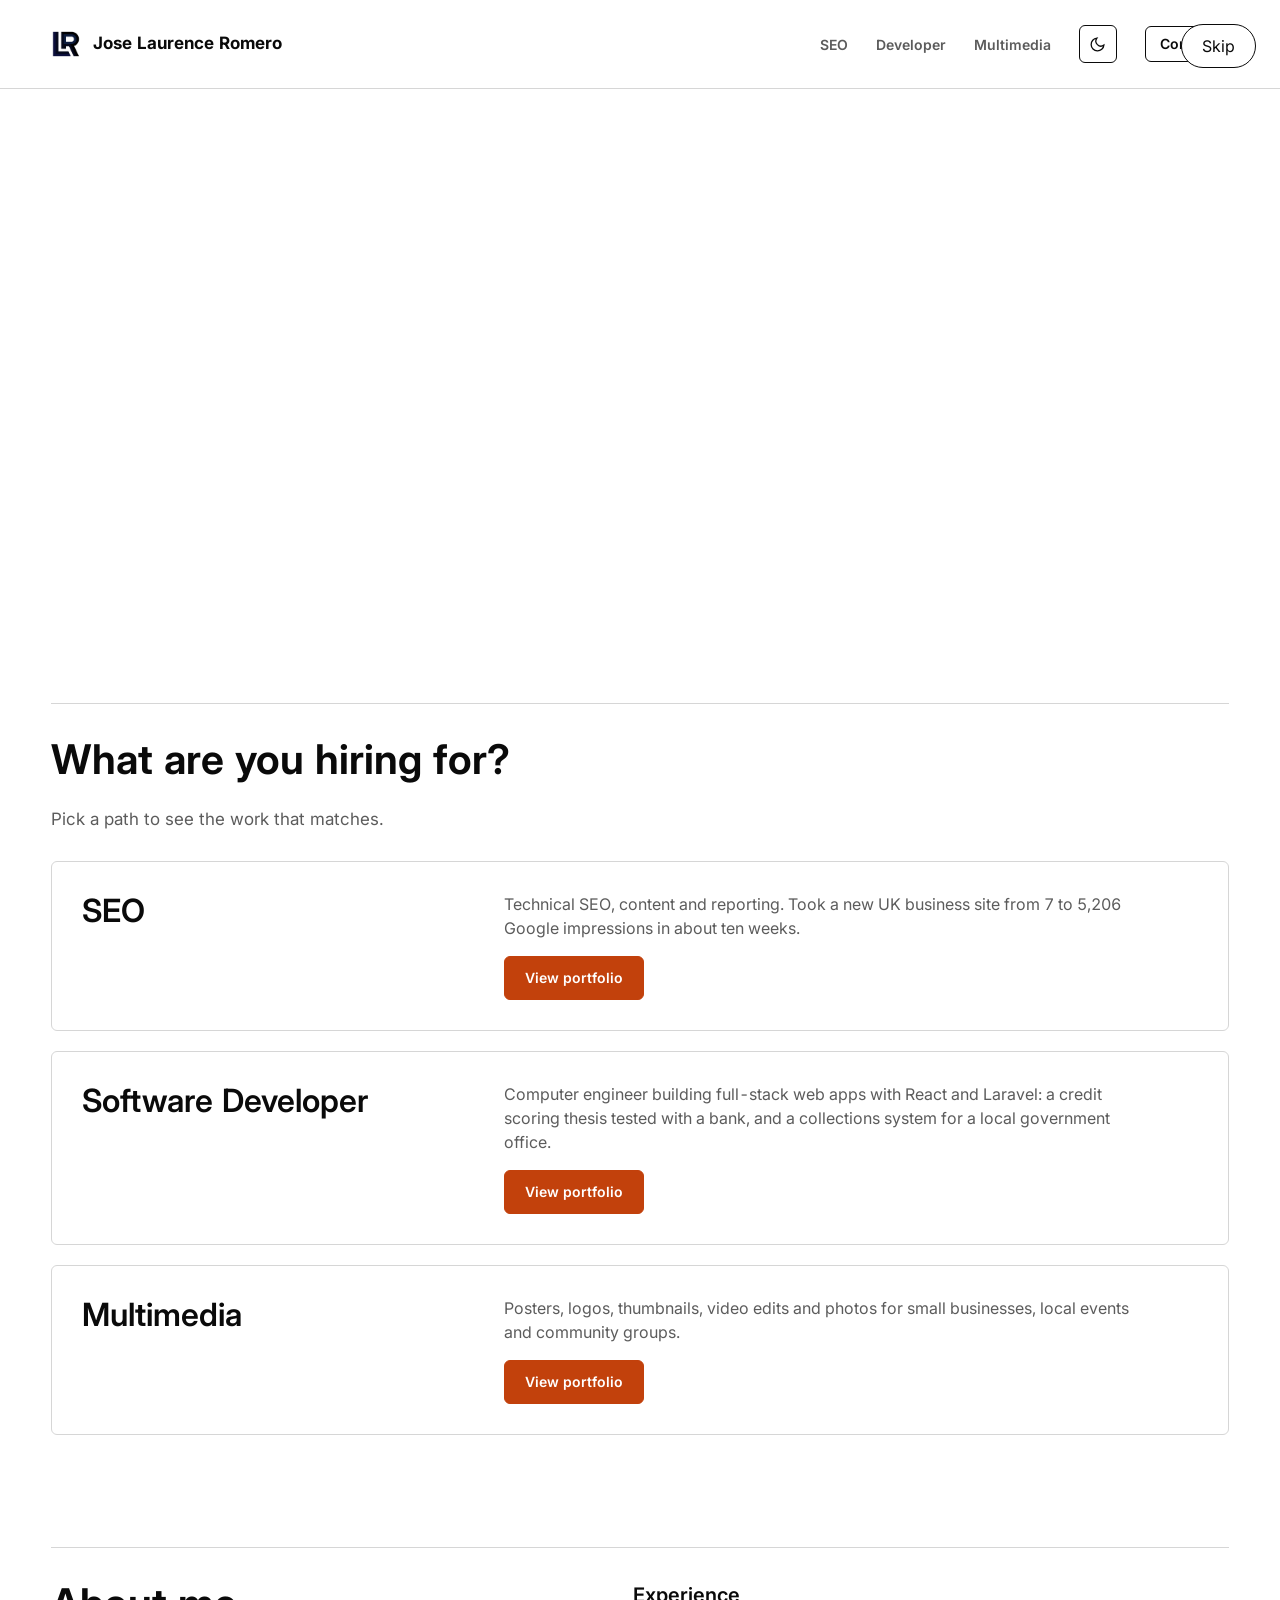
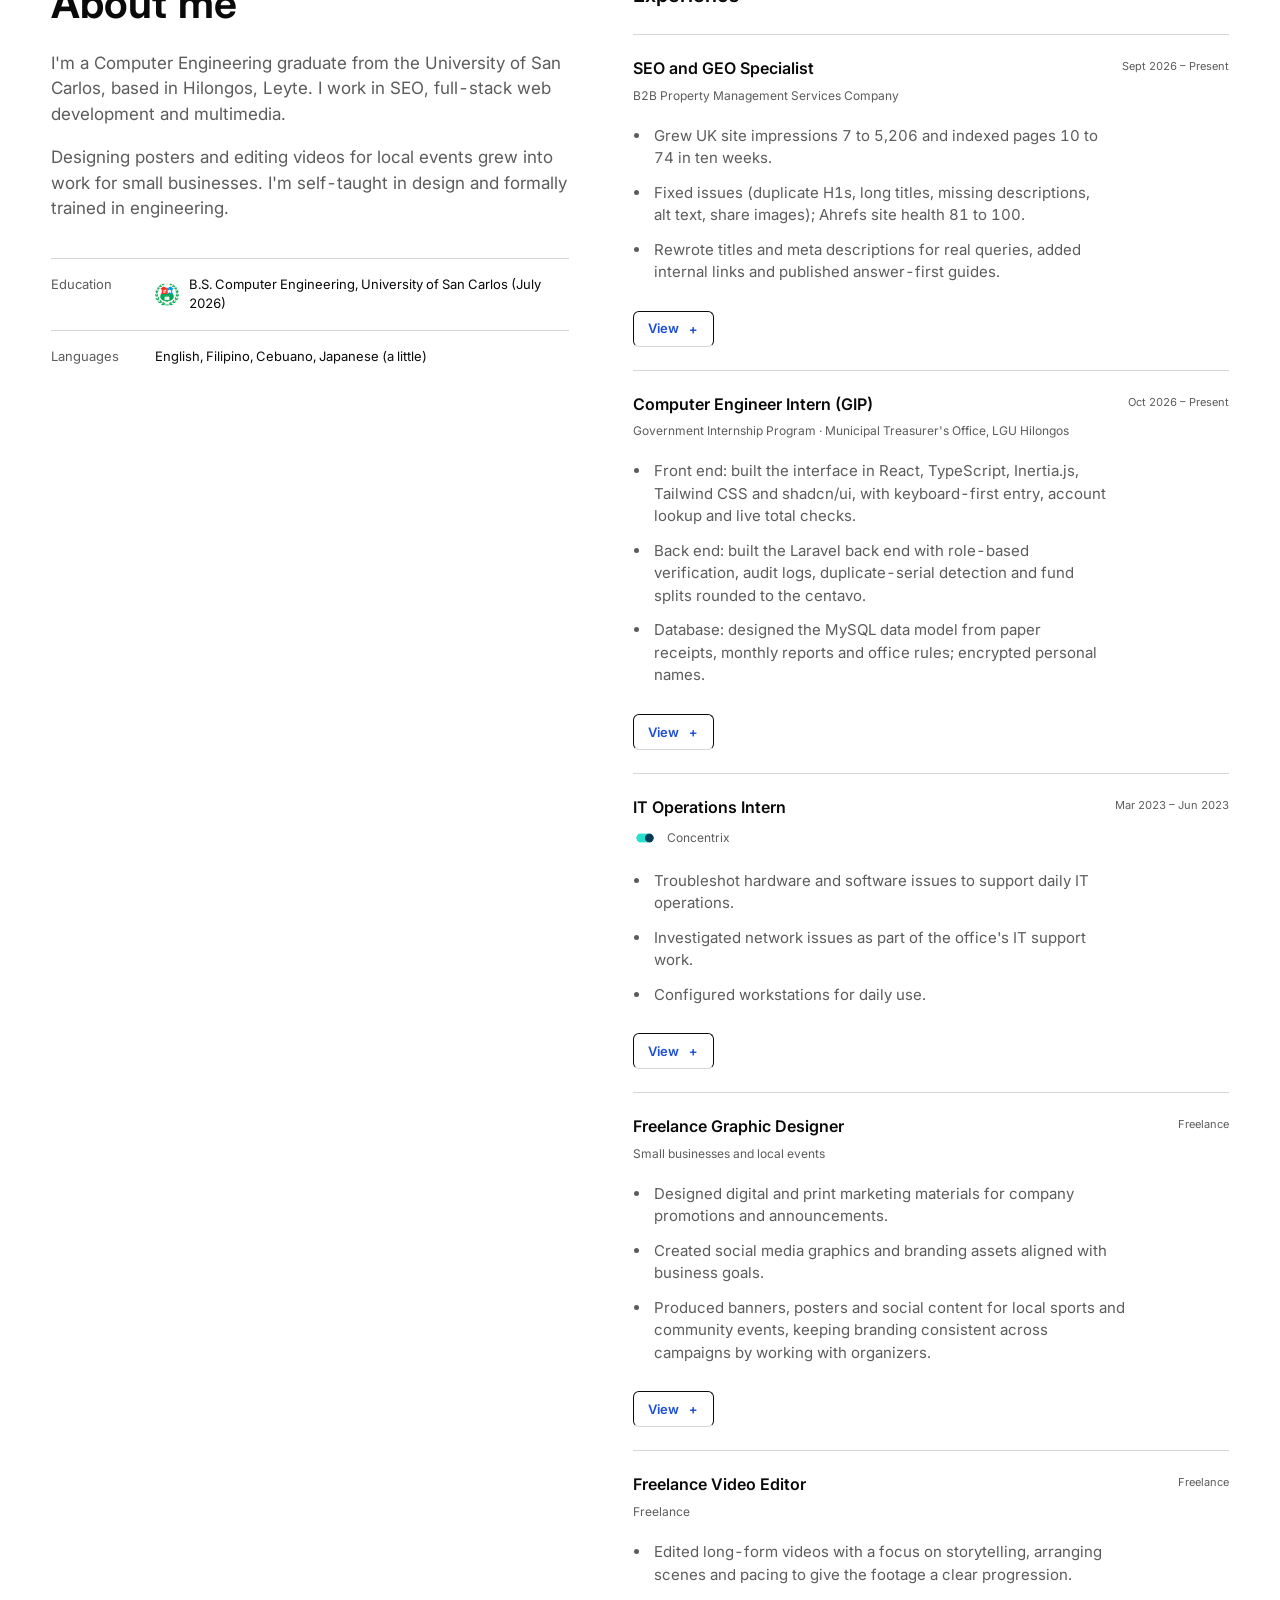
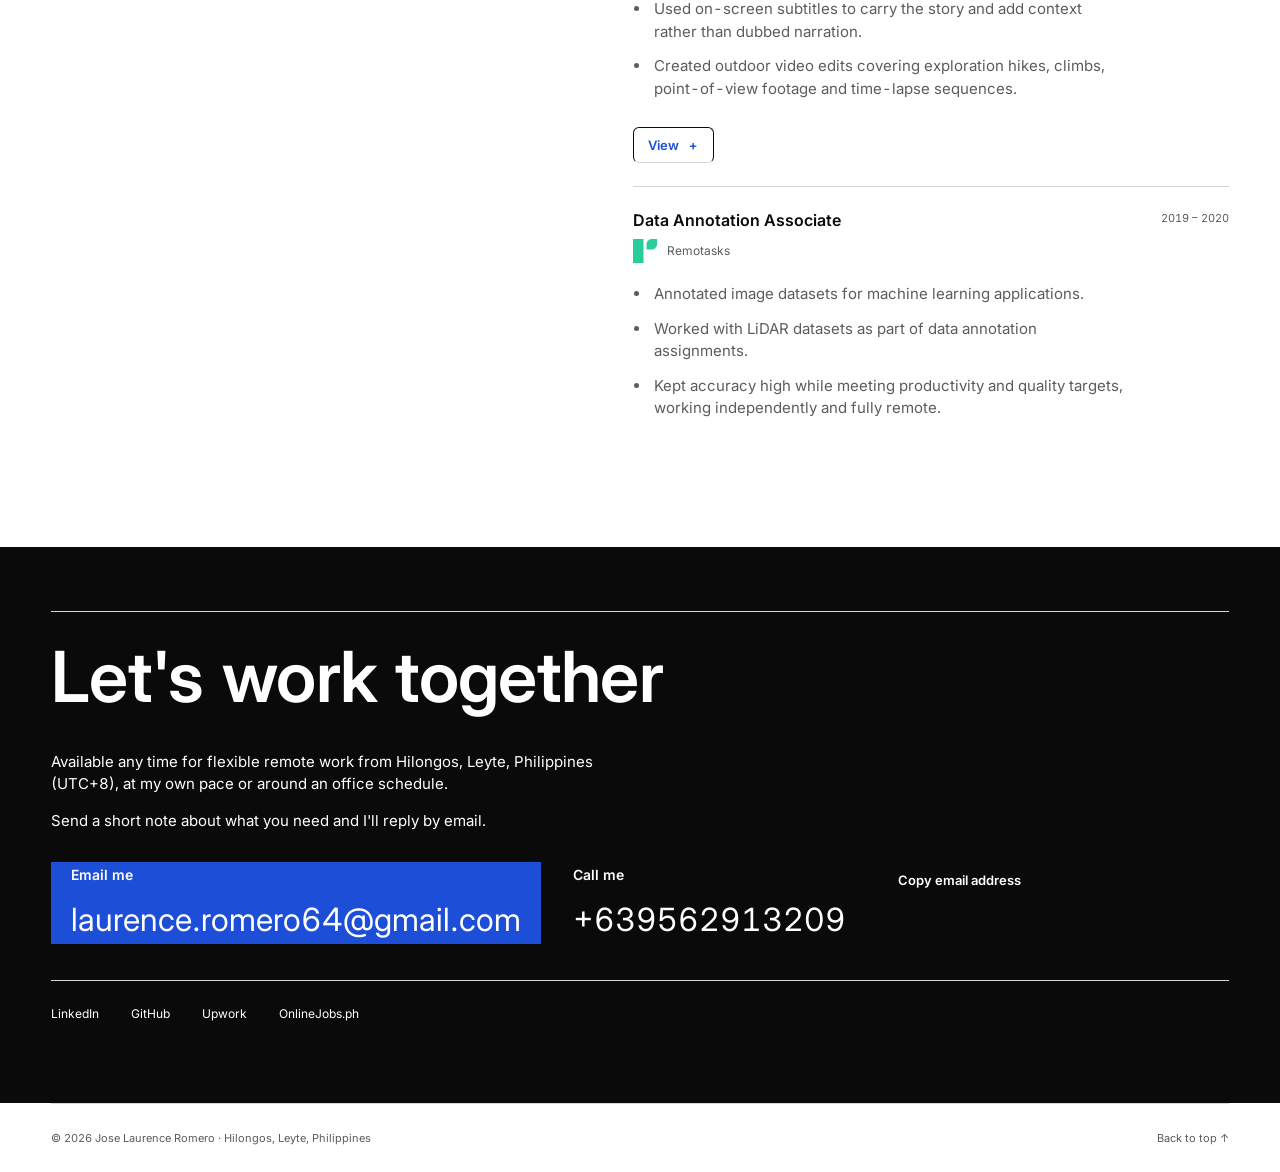
<file: index.html>
<!doctype html>
<html lang="en">
<head>
  <meta charset="utf-8">
  <meta name="viewport" content="width=device-width, initial-scale=1">
  <style data-navigation-fade>
    @view-transition { navigation: auto; }
    @media (prefers-reduced-motion: reduce) { @view-transition { navigation: none; } }
  </style>
  <title>Jose Laurence Romero | SEO and GEO Specialist, Computer Engineer &amp; Multimedia Creative</title>
  <meta name="description" content="Portfolio of Jose Laurence Romero, a Computer Engineering graduate in the Philippines working in SEO, web app development, and multimedia (graphic design, video editing, photography). Open for remote work.">
  <meta property="og:title" content="Jose Laurence Romero | SEO and GEO Specialist, Computer Engineer &amp; Multimedia Creative">
  <meta property="og:description" content="Portfolio of Jose Laurence Romero, a Computer Engineering graduate in the Philippines working in SEO, web app development, and multimedia (graphic design, video editing, photography). Open for remote work.">
  <meta property="og:type" content="website">
  <meta property="og:url" content="https://laurenceromero.xyz/">
  <meta property="og:image" content="https://laurenceromero.xyz/images/og-card.png">
  <meta property="og:image:width" content="1200">
  <meta property="og:image:height" content="630">
  <meta property="og:image:alt" content="Jose Laurence Romero — SEO · Web Development · Multimedia">
  <meta name="twitter:card" content="summary_large_image">
  <link rel="canonical" href="https://laurenceromero.xyz/">

  <script>try{var t=localStorage.getItem("theme");if(t==="light"||t==="dark")document.documentElement.setAttribute("data-theme",t)}catch(e){}</script>
  <link rel="preconnect" href="https://fonts.googleapis.com">
  <link rel="preconnect" href="https://fonts.gstatic.com" crossorigin>
  <link rel="stylesheet" href="https://fonts.googleapis.com/css2?family=Inter:wght@400;500;600;700;800&display=swap">
  <link rel="stylesheet" href="style.css">
  <script type="application/ld+json">
  {"@context":"https://schema.org","@type":"Person","name":"Jose Laurence Romero","jobTitle":["SEO and GEO Specialist","Computer Engineer","Graphic Designer"],"alumniOf":"University of San Carlos","address":{"@type":"PostalAddress","addressLocality":"Hilongos","addressRegion":"Leyte","addressCountry":"PH"}}
  </script>
  <script data-shared-motion>try{var shared=JSON.parse(sessionStorage.getItem("portfolio-shared-role"));if(shared&&Date.now()-shared.time<10000&&shared.to===location.pathname&&["seo","dev","multimedia"].includes(shared.role))document.documentElement.dataset.sharedRole=shared.role}catch(e){}</script>
  <link rel="icon" href="./favicon.ico" sizes="48x48">
  <link rel="icon" type="image/png" sizes="32x32" href="./images/favicon/favicon-32.png">
  <link rel="icon" type="image/png" sizes="192x192" href="./images/favicon/favicon-192.png">
  <link rel="apple-touch-icon" href="./images/favicon/apple-touch-icon.png">
  <link rel="icon" href="./favicon-dark.ico" sizes="48x48" media="(prefers-color-scheme: dark)">
  <link rel="icon" href="./favicon.ico" sizes="48x48" media="(prefers-color-scheme: light)">
  <link rel="icon" type="image/png" sizes="32x32" href="./images/favicon/favicon-dark-32.png" media="(prefers-color-scheme: dark)">
  <link rel="icon" type="image/png" sizes="32x32" href="./images/favicon/favicon-32.png" media="(prefers-color-scheme: light)">
  <meta name="theme-color" content="#ffffff" media="(prefers-color-scheme: light)">
  <meta name="theme-color" content="#0b0b0c" media="(prefers-color-scheme: dark)">
</head>
<body data-view="home" data-root=".">
  <a class="skip" href="#main">Skip to content</a>
  <header class="nav" id="nav">

      <div class="wrap nav-in">
        <a class="brand" href="./" aria-label="Jose Laurence Romero home"><img class="brand-mark brand-mark-dark" src="./images/logo/logo-transparent.png" alt="Jose Laurence Romero"><img class="brand-mark brand-mark-light" src="./images/logo/logo-light.png" alt="" aria-hidden="true"><span class="brand-name">Jose Laurence Romero</span></a>
        <button class="burger" id="burger" aria-label="Open menu" aria-expanded="false" aria-controls="navlinks"><span></span><span></span></button>
        <nav class="links" id="navlinks">
          <div class="nav-pages">
          <a href="./seo/" class="">SEO</a><a href="./developer/" class="">Developer</a><a href="./multimedia/" class="">Multimedia</a>
          </div>
          <div class="nav-actions">
          <button class="theme" id="theme" aria-label="Toggle dark mode" title="Toggle dark mode"><svg viewBox="0 0 24 24" fill="none" stroke="currentColor" stroke-width="1.8" stroke-linecap="round" stroke-linejoin="round" aria-hidden="true"><path d="M21 12.8A9 9 0 1 1 11.2 3a7 7 0 0 0 9.8 9.8z"></path></svg></button>
          <a class="nav-contact" href="#contact">Contact</a>
          </div>
        </nav>
      </div>
</header>
  <main id="main">
      <section class="hero">
        <div class="wrap hero-in">
          <div class="hero-copy">
          <h1 class="">Jose Laurence Romero</h1>
          <p class="lead">I help small businesses get found on Google, build practical web applications, and create graphics, videos and photos.</p>
          <div class="btn-row">
            <a class="btn btn--cta" href="#portfolios">Explore my work<svg class="link-arrow" width="16" height="16" viewBox="0 0 24 24" fill="none" stroke="currentColor" stroke-width="2" stroke-linecap="round" stroke-linejoin="round" aria-hidden="true" focusable="false"><path d="M7 17 17 7M8 7h9v9"/></svg></a>
            <a class="btn btn--cta-outline" href="#contact">Get in touch</a>
          </div>
          </div>
          <div class="hero-portrait"><img src="./images/me/web/laurence-portrait.jpg" alt="Jose Laurence Romero smiling in front of a station building and city skyline" width="1000" height="1333" fetchpriority="high" decoding="async"></div>
          <ul class="hero-proof" aria-label="Selected SEO results">
            <li><a href="./seo/">30 bookings made through the client's website in the first month and a half</a></li>
            <li><a href="./seo/">Google impressions grew from 7 to 5,206 on a UK site (19 Sep – 23 Nov 2026)</a></li>
            <li><a href="./seo/">74 pages indexed on Google</a></li>
          </ul>

        </div>
      </section>

      <section class="section" id="portfolios">
        <div class="wrap">
          <h2 class="section-title reveal">What are you hiring for?</h2>
          <p class="section-sub reveal">Pick a path to see the work that matches.</p>
          <div class="cards">
        <article class="role-card reveal reveal-left" data-role="seo">
          <h3>SEO</h3>
          <p>Technical SEO, content strategy and clear reporting for small businesses. I fix search issues, improve content and track what changes.</p>
          <a class="btn btn--cta role-go" href="./seo/">View portfolio</a>
        </article>
        <article class="role-card reveal reveal-right" data-role="dev">
          <h3>Software Developer</h3>
          <p>Computer engineer building full-stack web apps with React and Laravel: a credit scoring thesis tested with a bank, and a collections system for a local government office.</p>
          <a class="btn btn--cta role-go" href="./developer/">View portfolio</a>
        </article>
        <article class="role-card reveal reveal-left" data-role="multimedia">
          <h3>Multimedia</h3>
          <p>I design posters, logos, social media graphics and YouTube thumbnails, edit videos, and take photos, mostly for small businesses, local events and community groups. Clean work that matches your brand and is ready for print or social media.</p>
          <a class="btn btn--cta role-go" href="./multimedia/">View portfolio</a>
        </article></div>
        </div>
      </section>

      <section class="section alt" id="about">
        <div class="wrap about-grid">
          <div>
            <h2 class="section-title reveal"><a class="about-discover" href="./about/" aria-describedby="about-hint">About me<span class="about-hint" id="about-hint" role="tooltip">Want to know me more? Click me!</span></a></h2>
            <p class="reveal">I'm a Computer Engineering graduate from the University of San Carlos, based in Hilongos, Leyte. I work in SEO, full-stack web development and multimedia.</p><p class="reveal">Designing posters and editing videos for local events grew into work for small businesses. I'm self-taught in design and formally trained in engineering.</p>
            <dl class="facts reveal">
              <div><dt>Education</dt><dd class="organization-name"><img class="organization-logo" src="./images/school_logo.png" width="24" height="24" alt="University of San Carlos logo">B.S. Computer Engineering, University of San Carlos (July 2026)</dd></div><div><dt>Languages</dt><dd>English, Filipino, Cebuano, Japanese (a little)</dd></div>
            </dl>
          </div>
          <div>
            <h3 class="reveal">Experience</h3>
            <ul class="timeline"><li class="tl-item reveal reveal-right" id="seo-specialist"><div><h4>SEO and GEO Specialist</h4><p class="organization-name"><span>B2B Property Management Services Company</span></p><ul class="bullets"><li>Grew UK site impressions 7 to 5,206 and indexed pages 10 to 74 in ten weeks.</li><li>Fixed technical issues (duplicate H1s, long titles, missing descriptions, alt text, share images); Ahrefs site health 81 to 100.</li><li>Rewrote titles and meta descriptions for real queries, added internal links and published answer-first guides.</li></ul><details class="experience-more"><summary class="timeline-toggle btn btn--secondary btn--sm"><span class="more-label">View</span><span class="less-label">Hide</span></summary><ul class="bullets"><li>Structured pages for AI search (direct answers, FAQs, schema); 32 Copilot citations in three months.</li><li>Set up Search Console, GA4 and Bing Webmaster Tools; send monthly one-page reports.</li></ul></details></div><span class="tl-date">Sept 2026 – Present</span></li><li class="tl-item reveal reveal-left" id="software-dev-gip"><div><h4>Computer Engineer Intern (GIP)</h4><p class="organization-name"><span>Government Internship Program &middot; Municipal Treasurer's Office, LGU Hilongos</span></p><ul class="bullets"><li>Front end: built the interface in React, TypeScript, Inertia.js, Tailwind CSS and shadcn/ui, with keyboard-first entry, account lookup and live total checks.</li><li>Back end: built the Laravel back end with role-based verification, audit logs, duplicate-serial detection and fund splits rounded to the centavo.</li><li>Database: designed the MySQL data model from paper receipts, monthly reports and office rules; encrypted personal names.</li></ul><details class="experience-more"><summary class="timeline-toggle btn btn--secondary btn--sm"><span class="more-label">View</span><span class="less-label">Hide</span></summary><ul class="bullets"><li>Owned requirements, data model and security design; used AI coding tools for implementation, reviewed and tested each phase with office staff.</li></ul></details></div><span class="tl-date">Oct 2026 &#8211; Present</span></li><li class="tl-item reveal reveal-left" id="it-concentrix">
        <div><h4>IT Operations Intern</h4><p class="organization-name"><img class="organization-logo" src="./images/organizations/concentrix.png" width="24" height="24" alt="Concentrix logo"><span>Concentrix</span></p>
          <button class="timeline-toggle" type="button" aria-expanded="false" aria-controls="it-concentrix-details"><span class="toggle-label">View</span><span class="toggle-mark icon-toggle" aria-hidden="true"><span class="icon-off">+</span><span class="icon-on">−</span></span><span class="sr-only"> IT Operations Intern</span></button>
          <div class="timeline-details" id="it-concentrix-details" inert=""><div><ul class="bullets"><li>Troubleshot hardware and software issues to support daily IT operations.</li><li>Investigated network issues as part of the office's IT support work.</li><li>Configured workstations for daily use.</li><li>Documented IT processes and worked with enterprise IT teams on operational support.</li></ul></div></div>
        </div><span class="tl-date">Mar 2023 – Jun 2023</span>
      </li><li class="tl-item reveal reveal-right" id="design-freelance">
        <div><h4>Freelance Graphic Designer</h4><p class="organization-name"><span>Small businesses and local events</span></p>
          <button class="timeline-toggle" type="button" aria-expanded="false" aria-controls="design-freelance-details"><span class="toggle-label">View</span><span class="toggle-mark icon-toggle" aria-hidden="true"><span class="icon-off">+</span><span class="icon-on">−</span></span><span class="sr-only"> Freelance Graphic Designer</span></button>
          <div class="timeline-details" id="design-freelance-details" inert=""><div><ul class="bullets"><li>Designed digital and print marketing materials for company promotions and announcements.</li><li>Created social media graphics and branding assets aligned with business goals.</li><li>Produced banners, posters and social content for local sports and community events, keeping branding consistent across campaigns by working with organizers.</li><li>Designed business logos using industry-specific imagery, including bicycle components for a bike service and coconut illustrations for a copra business.</li><li>Created travel and outdoor thumbnails that combine destination photography with prominent titles and trip details.</li><li>Designed downhill-race number plates with rider names, race numbers and sponsor logos arranged around a clear event identity.</li><li>Created destination posters that pair outdoor photography with prominent location names and clear typography.</li></ul></div></div>
        </div><span class="tl-date">Freelance</span>
      </li><li class="tl-item reveal reveal-left" id="video-freelance">
        <div><h4>Freelance Video Editor</h4><p class="organization-name"><span>Freelance</span></p>
          <button class="timeline-toggle" type="button" aria-expanded="false" aria-controls="video-freelance-details"><span class="toggle-label">View</span><span class="toggle-mark icon-toggle" aria-hidden="true"><span class="icon-off">+</span><span class="icon-on">−</span></span><span class="sr-only"> Freelance Video Editor</span></button>
          <div class="timeline-details" id="video-freelance-details" inert=""><div><ul class="bullets"><li>Edited long-form videos with a focus on storytelling, arranging scenes and pacing to give the footage a clear progression.</li><li>Used on-screen subtitles to carry the story and add context rather than dubbed narration.</li><li>Created outdoor video edits covering exploration hikes, climbs, point-of-view footage and time-lapse sequences.</li><li>Edited short-form content, including shoe unboxing and UGC videos, alongside longer edits.</li></ul></div></div>
        </div><span class="tl-date">Freelance</span>
      </li><li class="tl-item reveal reveal-right" id="annotation-remotasks">
        <div><h4>Data Annotation Associate</h4><p class="organization-name"><img class="organization-logo" src="./images/organizations/remotasks.png" width="24" height="24" alt="Remotasks logo"><span>Remotasks</span></p>
          <button class="timeline-toggle" type="button" aria-expanded="false" aria-controls="annotation-remotasks-details"><span class="toggle-label">View</span><span class="toggle-mark icon-toggle" aria-hidden="true"><span class="icon-off">+</span><span class="icon-on">−</span></span><span class="sr-only"> Data Annotation Associate</span></button>
          <div class="timeline-details" id="annotation-remotasks-details" inert=""><div><ul class="bullets"><li>Annotated image datasets for machine learning applications.</li><li>Worked with LiDAR datasets as part of data annotation assignments.</li><li>Kept accuracy high while meeting productivity and quality targets, working independently and fully remote.</li></ul></div></div>
        </div><span class="tl-date">2019 – 2020</span>
      </li></ul>
          </div>
        </div>
      </section>

      
      <section class="cta reveal" id="contact">
        <div class="wrap">
          <div class="cta-box">
            <h2>Let's work together</h2>
            <p>Available any time for flexible remote work from Hilongos, Leyte, Philippines (UTC+8), at my own pace or around an office schedule.</p>
            <p>Send a short note about what you need and I'll reply by email.</p>
            <div class="btn-row">
              <a class="btn primary" href="mailto:laurence.romero64@gmail.com?subject=Hello%20Laurence%20%E2%80%94%20Work%20inquiry"><span class="contact-link-label">Email me</span><span class="contact-link-value">laurence.romero64@gmail.com</span></a>
              <a class="btn ghost" href="tel:+639562913209" aria-label="Call +639562913209"><span class="contact-link-label">Call me</span><span class="contact-link-value">+639562913209</span></a>
              <button class="btn ghost" id="copy-email" type="button" aria-live="polite"><span class="copy-label">Copy email address</span></button>
            </div>
            <p class="contact-phone">Phone: <span>+639562913209</span></p>
            <ul class="link-row"><li><a href="https://www.linkedin.com/in/jose-laurence-romero-a665912b1" target="_blank" rel="noopener noreferrer">LinkedIn</a></li><li><a href="https://github.com/Chongkies" target="_blank" rel="noopener noreferrer">GitHub</a></li><li><a href="https://www.upwork.com/freelancers/joselaurencer" target="_blank" rel="noopener noreferrer">Upwork</a></li><li><a href="https://www.onlinejobs.ph/jobseekers/info/1520167" target="_blank" rel="noopener noreferrer">OnlineJobs.ph</a></li></ul>
          </div>
        </div>
      </section>
    </main>
  <footer id="footer">

      <div class="wrap foot-in">
        <p>© 2026 Jose Laurence Romero · Hilongos, Leyte, Philippines</p>
        <a href="#top" class="totop">Back to top ↑︎</a>
      </div>
</footer>
  <script src="data/seo-metrics.js"></script>
  <script src="content.js"></script>
  <script src="motion.js"></script>
  <script src="app.js"></script>
</body>
</html>
</file>
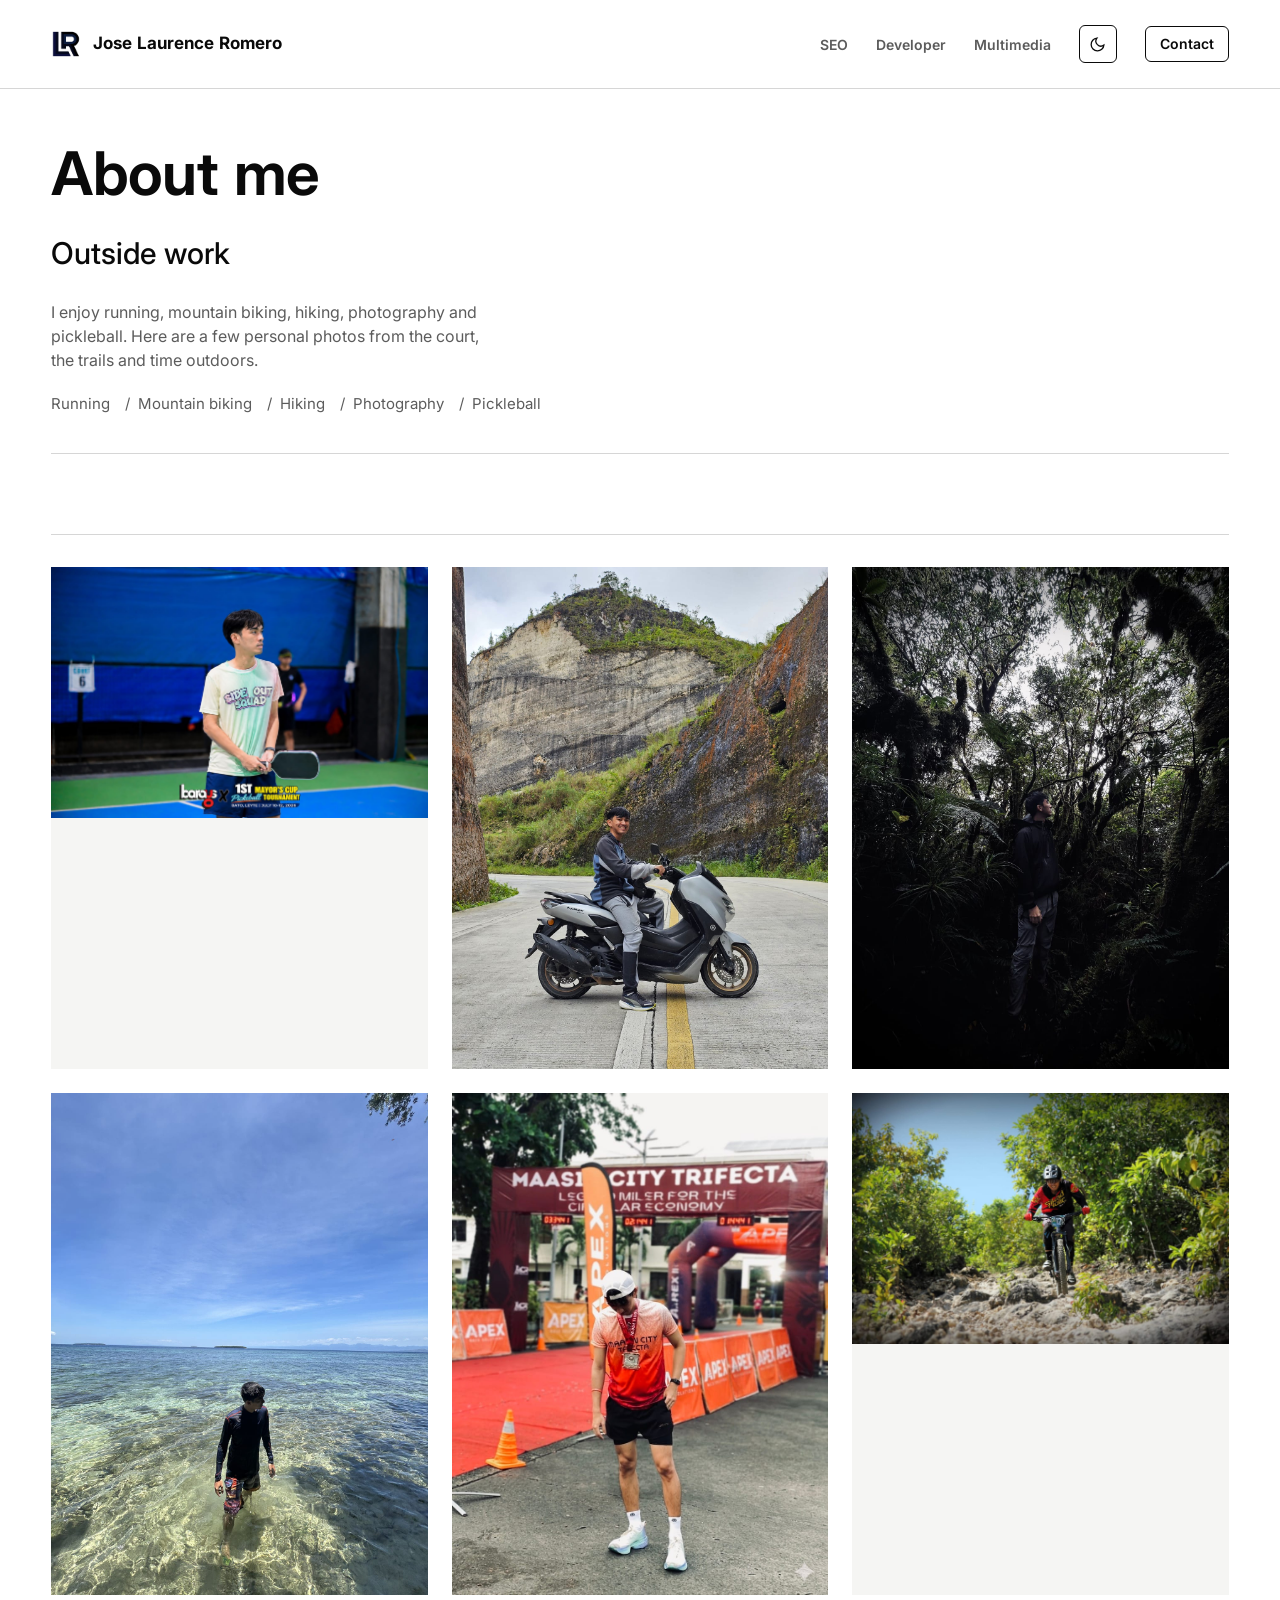
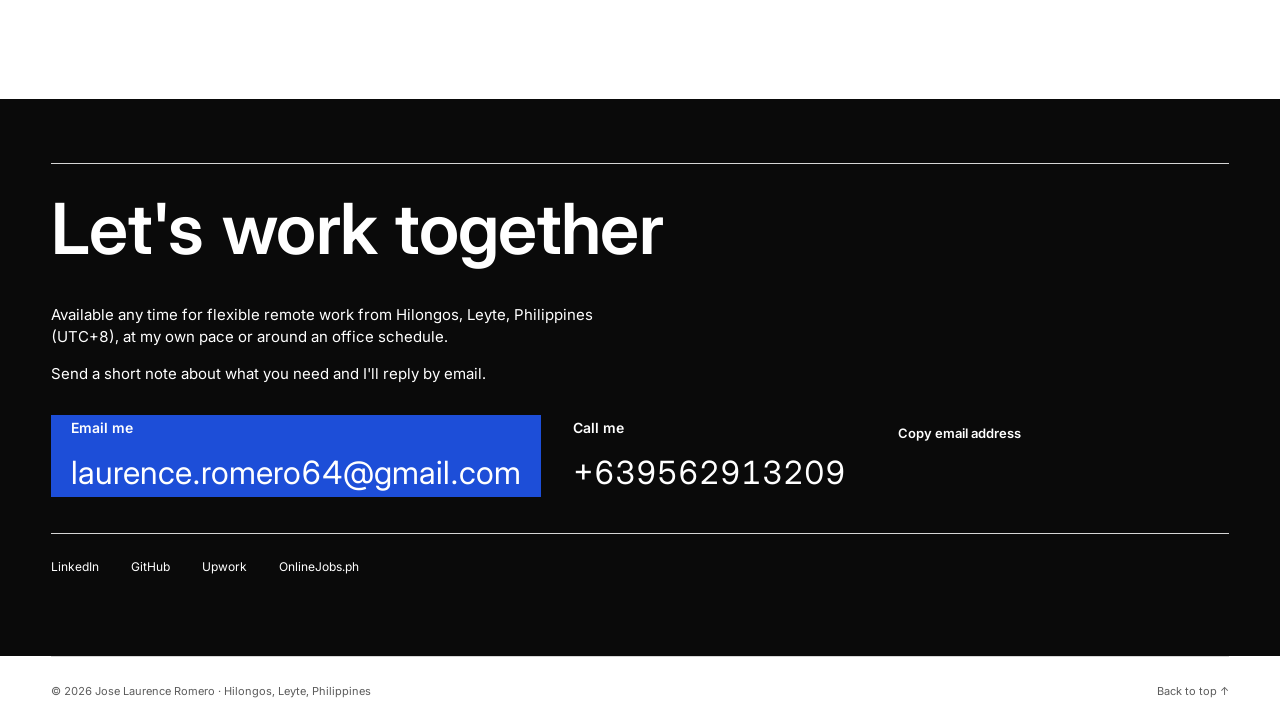
<file: about/index.html>
<!doctype html>
<html lang="en">
<head>
  <meta charset="utf-8">
  <meta name="viewport" content="width=device-width, initial-scale=1">
  <style data-navigation-fade>
    @view-transition { navigation: auto; }
    @media (prefers-reduced-motion: reduce) { @view-transition { navigation: none; } }
  </style>
  <title>About me | Jose Laurence Romero</title>
  <meta name="description" content="Get to know Jose Laurence Romero outside work: hobbies, outdoor activities and personal photos.">
  <meta property="og:title" content="About me | Jose Laurence Romero">
  <meta property="og:type" content="website">
  <script>try{var t=localStorage.getItem("theme");if(t==="light"||t==="dark")document.documentElement.setAttribute("data-theme",t)}catch(e){}</script>
  <link rel="preconnect" href="https://fonts.googleapis.com">
  <link rel="preconnect" href="https://fonts.gstatic.com" crossorigin>
  <link rel="stylesheet" href="https://fonts.googleapis.com/css2?family=Inter:wght@400;500;600;700;800&display=swap">
  <link rel="stylesheet" href="../style.css">
  <script data-shared-motion>try{var shared=JSON.parse(sessionStorage.getItem("portfolio-shared-role"));if(shared&&Date.now()-shared.time<10000&&shared.to===location.pathname&&["seo","dev","multimedia"].includes(shared.role))document.documentElement.dataset.sharedRole=shared.role}catch(e){}</script>
  <link rel="icon" href="../favicon.ico" sizes="48x48">
  <link rel="icon" type="image/png" sizes="32x32" href="../images/favicon/favicon-32.png">
  <link rel="icon" type="image/png" sizes="192x192" href="../images/favicon/favicon-192.png">
  <link rel="apple-touch-icon" href="../images/favicon/apple-touch-icon.png">
  <link rel="icon" href="../favicon-dark.ico" sizes="48x48" media="(prefers-color-scheme: dark)">
  <link rel="icon" href="../favicon.ico" sizes="48x48" media="(prefers-color-scheme: light)">
  <link rel="icon" type="image/png" sizes="32x32" href="../images/favicon/favicon-dark-32.png" media="(prefers-color-scheme: dark)">
  <link rel="icon" type="image/png" sizes="32x32" href="../images/favicon/favicon-32.png" media="(prefers-color-scheme: light)">
  <meta name="theme-color" content="#ffffff" media="(prefers-color-scheme: light)">
  <meta name="theme-color" content="#0b0b0c" media="(prefers-color-scheme: dark)">
</head>
<body data-view="about" data-root="..">
  <a class="skip" href="#main">Skip to content</a>
  <header class="nav" id="nav">

      <div class="wrap nav-in">
        <a class="brand" href="../" aria-label="Jose Laurence Romero home"><img class="brand-mark brand-mark-dark" src="../images/logo/logo-transparent.png" alt="Jose Laurence Romero"><img class="brand-mark brand-mark-light" src="../images/logo/logo-light.png" alt="" aria-hidden="true"><span class="brand-name">Jose Laurence Romero</span></a>
        <button class="burger" id="burger" aria-label="Open menu" aria-expanded="false" aria-controls="navlinks"><span></span><span></span></button>
        <nav class="links" id="navlinks">
          <div class="nav-pages">
          <a href="../seo/" class="">SEO</a><a href="../developer/" class="">Developer</a><a href="../multimedia/" class="">Multimedia</a>
          </div>
          <div class="nav-actions">
          <button class="theme" id="theme" aria-label="Toggle dark mode" title="Toggle dark mode"><svg viewBox="0 0 24 24" fill="none" stroke="currentColor" stroke-width="1.8" stroke-linecap="round" stroke-linejoin="round" aria-hidden="true"><path d="M21 12.8A9 9 0 1 1 11.2 3a7 7 0 0 0 9.8 9.8z"></path></svg></button>
          <a class="nav-contact" href="#contact">Contact</a>
          </div>
        </nav>
      </div>
</header>
  <main id="main">

      <section class="page-head">
        <div class="wrap">
          <h1 class="">About me</h1>
          <h2 class="">Outside work</h2>
          <p class="lead">I enjoy running, mountain biking, hiking, photography and pickleball. Here are a few personal photos from the court, the trails and time outdoors.</p>
          <ul class="chips"><li>Running</li><li>Mountain biking</li><li>Hiking</li><li>Photography</li><li>Pickleball</li></ul>
        </div>
      </section>
      <section class="section personal-page">
        <div class="wrap personal-photos">
          <a href="../images/me/web/pickleball-court.jpg" target="_blank" rel="noopener noreferrer" aria-label="Laurence holding a paddle on an indoor pickleball court (open full photo in a new tab)"><img src="../images/me/web/pickleball-court.jpg" alt="Laurence holding a paddle on an indoor pickleball court" loading="lazy" decoding="async"></a><a href="../images/me/web/scooter-ride.jpg" target="_blank" rel="noopener noreferrer" aria-label="Laurence seated on a scooter beside a road through rock cliffs (open full photo in a new tab)"><img src="../images/me/web/scooter-ride.jpg" alt="Laurence seated on a scooter beside a road through rock cliffs" loading="lazy" decoding="async"></a><a href="../images/me/web/forest-walk.jpg" target="_blank" rel="noopener noreferrer" aria-label="Laurence standing among moss-covered trees and ferns in a forest (open full photo in a new tab)"><img src="../images/me/web/forest-walk.jpg" alt="Laurence standing among moss-covered trees and ferns in a forest" loading="lazy" decoding="async"></a><a href="../images/me/web/seaside.jpg" target="_blank" rel="noopener noreferrer" aria-label="Laurence standing in clear shallow seawater (open full photo in a new tab)"><img src="../images/me/web/seaside.jpg" alt="Laurence standing in clear shallow seawater" loading="lazy" decoding="async"></a><a href="../images/me/web/running-finish.jpg" target="_blank" rel="noopener noreferrer" aria-label="Laurence wearing a finisher medal at a running event (open full photo in a new tab)"><img src="../images/me/web/running-finish.jpg" alt="Laurence wearing a finisher medal at a running event" loading="lazy" decoding="async"></a><a href="../images/me/web/mountain-biking.jpg" target="_blank" rel="noopener noreferrer" aria-label="Laurence riding a mountain bike down a rocky trail (open full photo in a new tab)"><img src="../images/me/web/mountain-biking.jpg" alt="Laurence riding a mountain bike down a rocky trail" loading="lazy" decoding="async"></a>
        </div>
      </section>
      <section class="cta" id="contact">
        <div class="wrap">
          <div class="cta-box">
            <h2>Let's work together</h2>
            <p>Available any time for flexible remote work from Hilongos, Leyte, Philippines (UTC+8), at my own pace or around an office schedule.</p>
            <p>Send a short note about what you need and I'll reply by email.</p>
            <div class="btn-row">
              <a class="btn primary" href="mailto:laurence.romero64@gmail.com?subject=Hello%20Laurence%20%E2%80%94%20Work%20inquiry"><span class="contact-link-label">Email me</span><span class="contact-link-value">laurence.romero64@gmail.com</span></a>
              <a class="btn ghost" href="tel:+639562913209" aria-label="Call +639562913209"><span class="contact-link-label">Call me</span><span class="contact-link-value">+639562913209</span></a>
              <button class="btn ghost" id="copy-email" type="button">Copy email address</button>
            </div>
            <p class="contact-phone">Phone: <span>+639562913209</span></p>
            <ul class="link-row"><li><a href="https://www.linkedin.com/in/jose-laurence-romero-a665912b1" target="_blank" rel="noopener noreferrer">LinkedIn</a></li><li><a href="https://github.com/Chongkies" target="_blank" rel="noopener noreferrer">GitHub</a></li><li><a href="https://www.upwork.com/freelancers/joselaurencer" target="_blank" rel="noopener noreferrer">Upwork</a></li><li><a href="https://www.onlinejobs.ph/jobseekers/info/1520167" target="_blank" rel="noopener noreferrer">OnlineJobs.ph</a></li></ul>
          </div>
        </div>
      </section>
</main>
  <footer id="footer">

      <div class="wrap foot-in">
        <p>© 2026 Jose Laurence Romero · Hilongos, Leyte, Philippines</p>
        <a href="#top" class="totop">Back to top ↑︎</a>
      </div>
</footer>
  <script src="../data/seo-metrics.js"></script>
  <script src="../content.js"></script>
  <script src="../motion.js"></script>
  <script src="../app.js"></script>
</body>
</html>
</file>
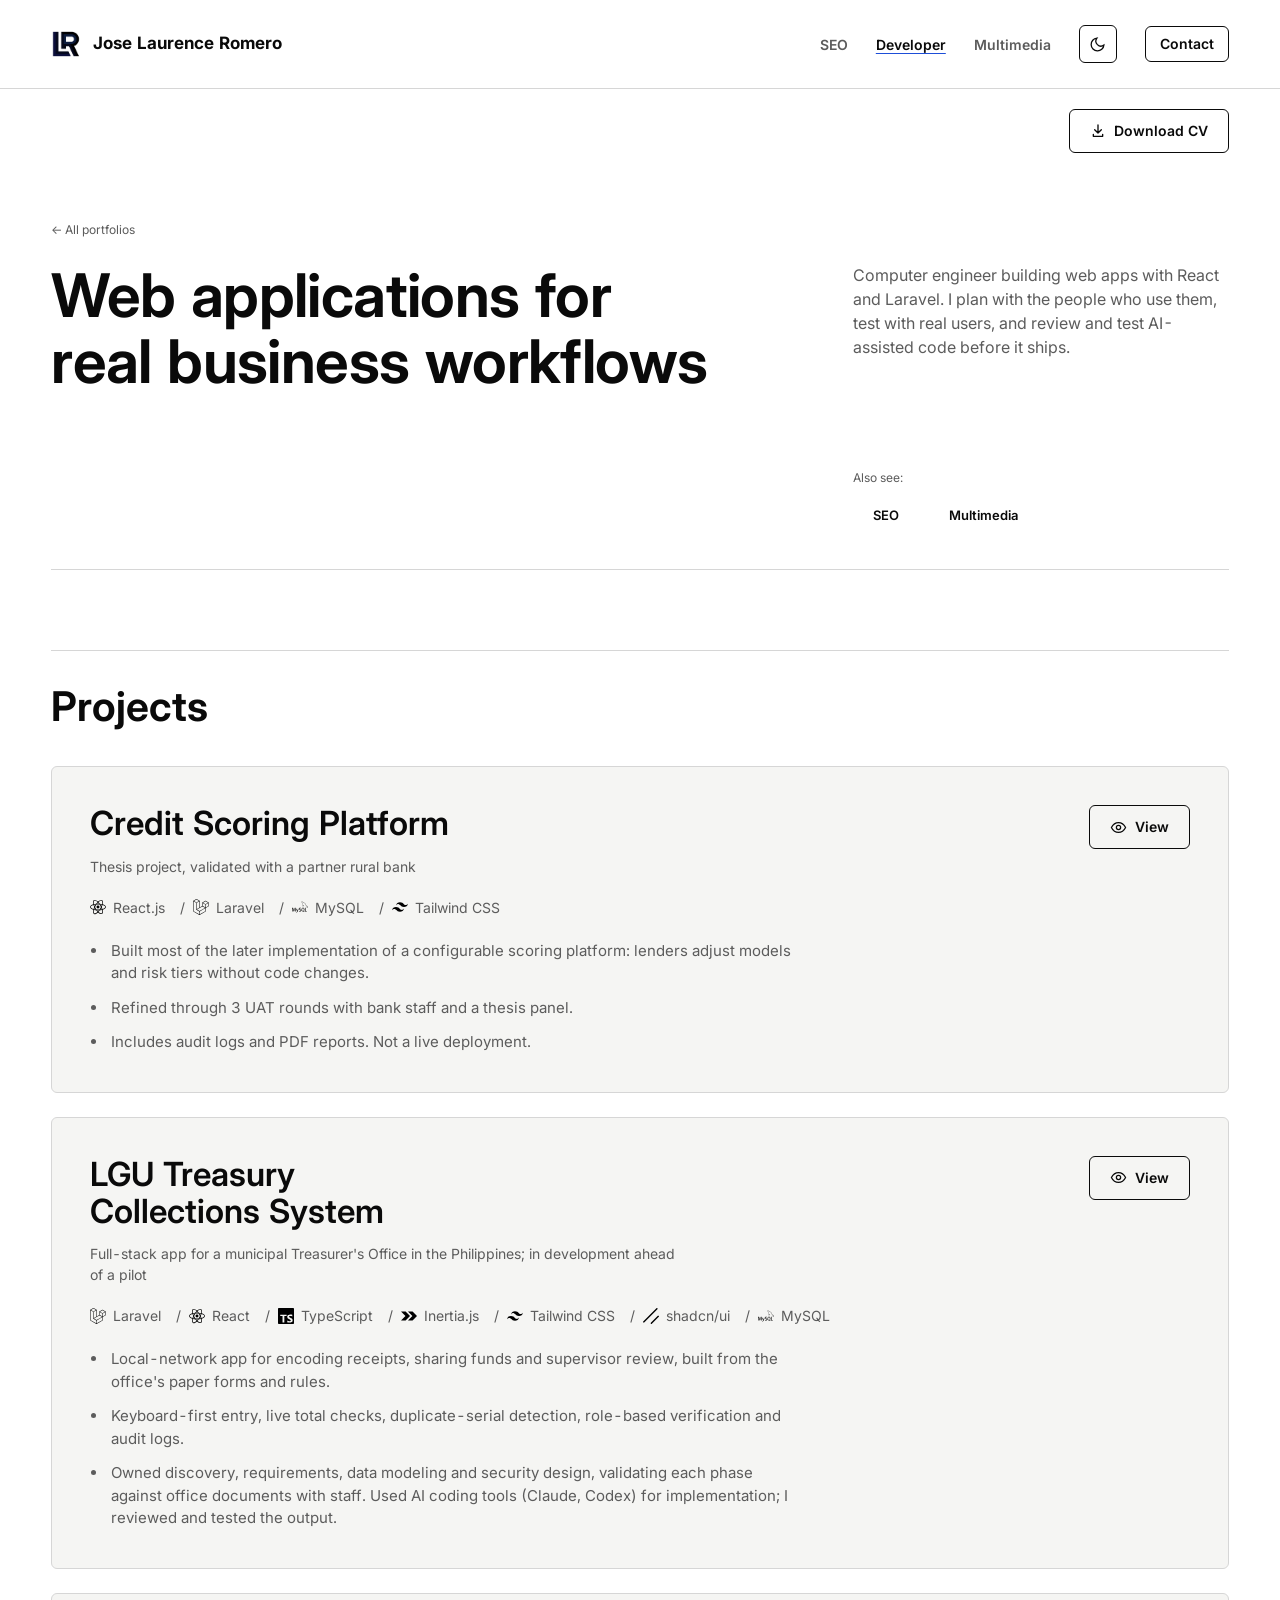
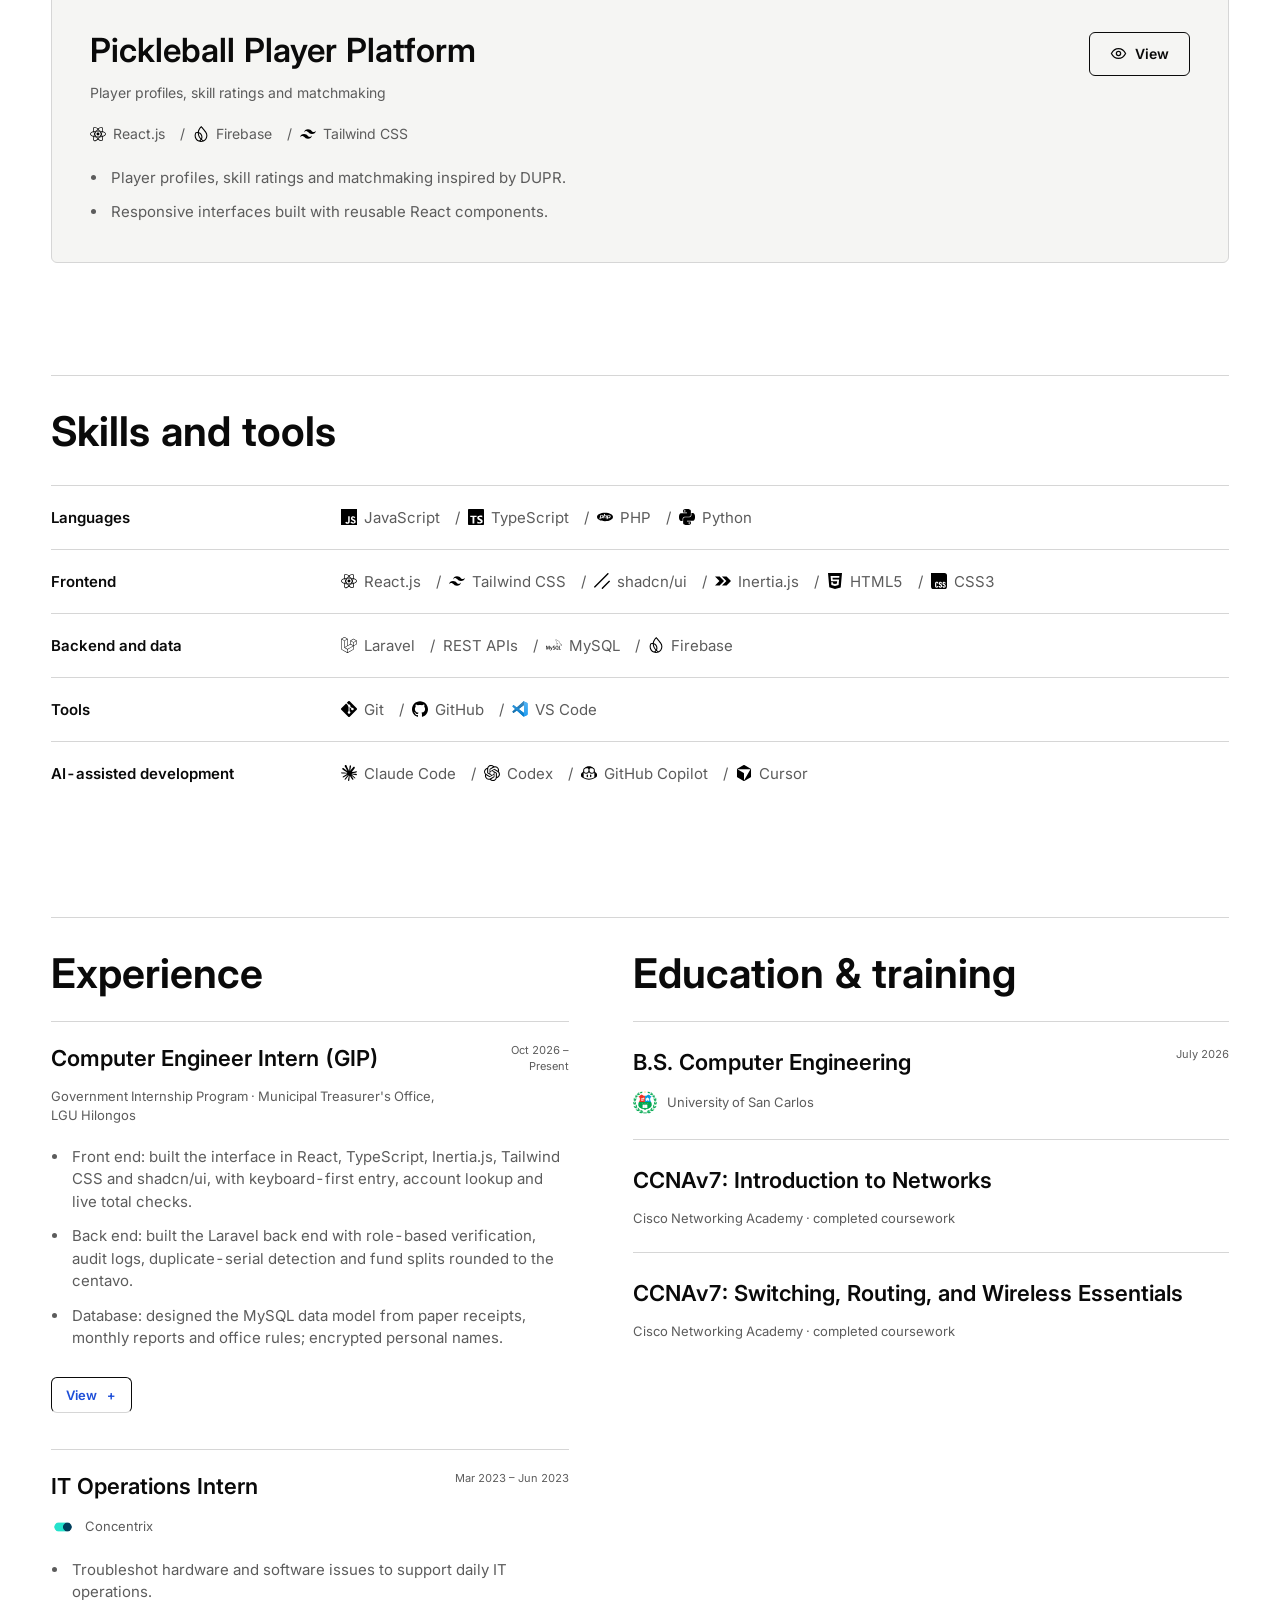
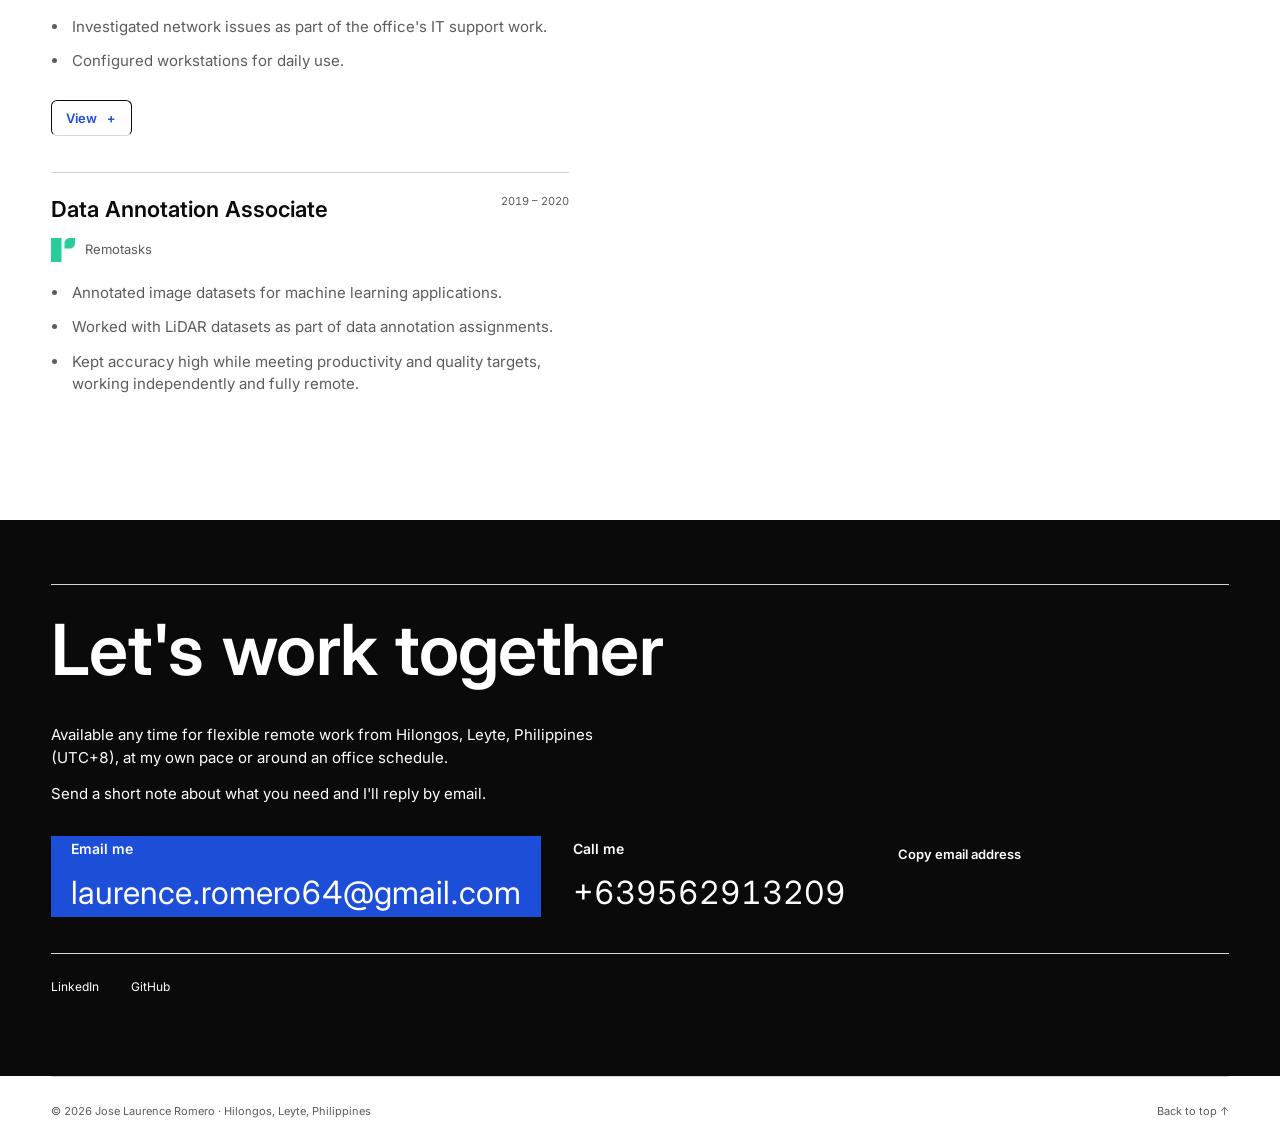
<file: developer/index.html>
<!doctype html>
<html lang="en">
<head>
  <meta charset="utf-8">
  <meta name="viewport" content="width=device-width, initial-scale=1">
  <style data-navigation-fade>
    @view-transition { navigation: auto; }
    @media (prefers-reduced-motion: reduce) { @view-transition { navigation: none; } }
  </style>
  <title>Software Developer Portfolio | Jose Laurence Romero</title>
  <meta name="description" content="Computer engineer portfolio: full-stack web apps with React, Laravel and MySQL, including a credit scoring thesis tested with a partner rural bank.">
  <meta property="og:title" content="Software Developer Portfolio | Jose Laurence Romero">
  <meta property="og:description" content="Computer engineer portfolio: full-stack web apps with React, Laravel and MySQL, including a credit scoring thesis tested with a partner rural bank.">
  <meta property="og:type" content="website">
  <meta property="og:url" content="https://laurenceromero.xyz/developer/">
  <meta property="og:image" content="https://laurenceromero.xyz/images/og-card.png">
  <meta property="og:image:width" content="1200">
  <meta property="og:image:height" content="630">
  <meta property="og:image:alt" content="Jose Laurence Romero — SEO · Web Development · Multimedia">
  <meta name="twitter:card" content="summary_large_image">
  <link rel="canonical" href="https://laurenceromero.xyz/developer/">

  <script>try{var t=localStorage.getItem("theme");if(t==="light"||t==="dark")document.documentElement.setAttribute("data-theme",t)}catch(e){}</script>
  <link rel="preconnect" href="https://fonts.googleapis.com">
  <link rel="preconnect" href="https://fonts.gstatic.com" crossorigin>
  <link rel="stylesheet" href="https://fonts.googleapis.com/css2?family=Inter:wght@400;500;600;700;800&display=swap">
  <link rel="stylesheet" href="../style.css">
  <script data-shared-motion>try{var shared=JSON.parse(sessionStorage.getItem("portfolio-shared-role"));if(shared&&Date.now()-shared.time<10000&&shared.to===location.pathname&&["seo","dev","multimedia"].includes(shared.role))document.documentElement.dataset.sharedRole=shared.role}catch(e){}</script>
  <link rel="icon" href="../favicon.ico" sizes="48x48">
  <link rel="icon" type="image/png" sizes="32x32" href="../images/favicon/favicon-32.png">
  <link rel="icon" type="image/png" sizes="192x192" href="../images/favicon/favicon-192.png">
  <link rel="apple-touch-icon" href="../images/favicon/apple-touch-icon.png">
  <link rel="icon" href="../favicon-dark.ico" sizes="48x48" media="(prefers-color-scheme: dark)">
  <link rel="icon" href="../favicon.ico" sizes="48x48" media="(prefers-color-scheme: light)">
  <link rel="icon" type="image/png" sizes="32x32" href="../images/favicon/favicon-dark-32.png" media="(prefers-color-scheme: dark)">
  <link rel="icon" type="image/png" sizes="32x32" href="../images/favicon/favicon-32.png" media="(prefers-color-scheme: light)">
  <meta name="theme-color" content="#ffffff" media="(prefers-color-scheme: light)">
  <meta name="theme-color" content="#0b0b0c" media="(prefers-color-scheme: dark)">
</head>
<body data-view="dev" data-root="..">
  <a class="skip" href="#main">Skip to content</a>
  <header class="nav" id="nav">

      <div class="wrap nav-in">
        <a class="brand" href="../" aria-label="Jose Laurence Romero home"><img class="brand-mark brand-mark-dark" src="../images/logo/logo-transparent.png" alt="Jose Laurence Romero"><img class="brand-mark brand-mark-light" src="../images/logo/logo-light.png" alt="" aria-hidden="true"><span class="brand-name">Jose Laurence Romero</span></a>
        <button class="burger" id="burger" aria-label="Open menu" aria-expanded="false" aria-controls="navlinks"><span></span><span></span></button>
        <nav class="links" id="navlinks">
          <div class="nav-pages">
          <a href="../seo/" class="">SEO</a><a href="../developer/" class="active">Developer</a><a href="../multimedia/" class="">Multimedia</a>
          </div>
          <div class="nav-actions">
          <button class="theme" id="theme" aria-label="Toggle dark mode" title="Toggle dark mode"><svg viewBox="0 0 24 24" fill="none" stroke="currentColor" stroke-width="1.8" stroke-linecap="round" stroke-linejoin="round" aria-hidden="true"><path d="M21 12.8A9 9 0 1 1 11.2 3a7 7 0 0 0 9.8 9.8z"></path></svg></button>
          <a class="nav-contact" href="#contact">Contact</a>
          </div>
        </nav>
      </div>
</header>
  <main id="main">
      <div class="cv-download-row wrap reveal"><a class="btn btn--secondary cv-download" href="../docs/cv/comeng.pdf" download="Jose-Laurence-Romero-CV-Computer-Engineering.pdf" type="application/pdf" aria-label="Download CV for Developer roles (PDF)" target="_blank" rel="noopener"><svg width="16" height="16" viewBox="0 0 24 24" fill="none" stroke="currentColor" stroke-width="2" stroke-linecap="round" stroke-linejoin="round" aria-hidden="true" focusable="false"><path d="M12 3v12m0 0 5-5m-5 5-5-5M5 17v3h14v-3"/></svg>Download CV</a></div>


      <section class="page-head">
        <div class="wrap">
          <a class="back" href="../#portfolios">←︎ All portfolios</a>
          <h1 class="">Web applications for real business workflows</h1>
          <p class="lead">Computer engineer building web apps with React and Laravel. I plan with the people who use them, test with real users, and review and test AI-assisted code before it ships.</p>
          <div class="btn-row">
            <a class="btn primary" href="#contact">Contact me</a>



          </div>
          <p class="switch"><span>Also see:</span><a class="text-link" data-role="seo" href="../seo/">SEO</a><a class="text-link" data-role="multimedia" href="../multimedia/">Multimedia</a></p>
        </div>
      </section>

      <section class="section">
        <div class="wrap">
          <h2 class="section-title">Projects</h2>
          <div class="projects">
      <article class="project">

        <div class="project-body has-project-view">
          <a class="btn ghost project-view" href="../developer/credit-scoring/" aria-label="View case study: Credit Scoring Platform"><svg viewBox="0 0 24 24" fill="none" stroke="currentColor" stroke-width="1.8" stroke-linecap="round" stroke-linejoin="round" aria-hidden="true"><path d="M2 12s3.5-7 10-7 10 7 10 7-3.5 7-10 7S2 12 2 12z"></path><circle cx="12" cy="12" r="3"></circle></svg><span>View</span></a>
          <h3>Credit Scoring Platform</h3>
          <p class="meta">Undergraduate group thesis · internal validation and research</p>
          <ul class="chips"><li><img class="tool-logo" src="../images/tools/react.svg" width="16" height="16" loading="lazy" decoding="async" alt="" aria-hidden="true">React.js</li><li><img class="tool-logo" src="../images/tools/laravel.svg" width="16" height="16" loading="lazy" decoding="async" alt="" aria-hidden="true">Laravel</li><li><img class="tool-logo" src="../images/tools/mysql.svg" width="16" height="16" loading="lazy" decoding="async" alt="" aria-hidden="true">MySQL</li><li><img class="tool-logo" src="../images/tools/tailwindcss.svg" width="16" height="16" loading="lazy" decoding="async" alt="" aria-hidden="true">Tailwind CSS</li></ul>
          <ul class="bullets"><li>Wrote most of the later implementation for a dynamic credit scoring platform: lenders configure models and predictive-analysis tiers without code changes, alongside audit logs and PDF reports.</li><li>Completed with a three-person thesis team and refined through three UAT rounds and panel feedback.</li><li>Accepted by the partner bank for internal validation and research; not a live production deployment.</li></ul>

        </div>
      </article>
      <article class="project">

        <div class="project-body has-project-view">
          <button class="btn ghost project-view" type="button" data-project-preview="1" aria-label="View UI previews: LGU Treasury Collections System"><svg viewBox="0 0 24 24" fill="none" stroke="currentColor" stroke-width="1.8" stroke-linecap="round" stroke-linejoin="round" aria-hidden="true"><path d="M2 12s3.5-7 10-7 10 7 10 7-3.5 7-10 7S2 12 2 12z"></path><circle cx="12" cy="12" r="3"></circle></svg><span>View</span></button>
          <h3>LGU Treasury Collections System</h3>
          <p class="meta">Full-stack app for a municipal Treasurer's Office in the Philippines; in development ahead of a pilot</p>
          <ul class="chips"><li><img class="tool-logo" src="../images/tools/laravel.svg" width="16" height="16" loading="lazy" decoding="async" alt="" aria-hidden="true">Laravel</li><li><img class="tool-logo" src="../images/tools/react.svg" width="16" height="16" loading="lazy" decoding="async" alt="" aria-hidden="true">React</li><li><img class="tool-logo" src="../images/tools/typescript.svg" width="16" height="16" loading="lazy" decoding="async" alt="" aria-hidden="true">TypeScript</li><li><img class="tool-logo" src="../images/tools/inertia.svg" width="16" height="16" loading="lazy" decoding="async" alt="" aria-hidden="true">Inertia.js</li><li><img class="tool-logo" src="../images/tools/tailwindcss.svg" width="16" height="16" loading="lazy" decoding="async" alt="" aria-hidden="true">Tailwind CSS</li><li><img class="tool-logo" src="../images/tools/shadcnui.svg" width="16" height="16" loading="lazy" decoding="async" alt="" aria-hidden="true">shadcn/ui</li><li><img class="tool-logo" src="../images/tools/mysql.svg" width="16" height="16" loading="lazy" decoding="async" alt="" aria-hidden="true">MySQL</li></ul>
          <ul class="bullets"><li>Translated paper receipts, monthly reports and office business rules into a local-network app for encoding, fund sharing and supervisor review.</li><li>Built keyboard-first entry with account lookup, live total checks and duplicate-serial detection, plus configurable fund splits rounded to the centavo.</li><li>Added role-based verification, audit logs and encrypted personal names; encoders cannot approve their own entries.</li><li>Tested with 50,000 simulated receipts and 25 simulated users, including concurrent duplicate serials and edits. Pilot results are not yet available.</li><li>Owned discovery, requirements, data modeling and security design, validating each phase against office documents with staff. Used AI coding tools (Claude, Codex) for implementation; I reviewed and tested the output.</li></ul>

        </div>
      </article>
      <article class="project">

        <div class="project-body has-project-view">
          <button class="btn ghost project-view" type="button" data-project-preview="2" aria-label="View UI previews: Pickleball Player Platform"><svg viewBox="0 0 24 24" fill="none" stroke="currentColor" stroke-width="1.8" stroke-linecap="round" stroke-linejoin="round" aria-hidden="true"><path d="M2 12s3.5-7 10-7 10 7 10 7-3.5 7-10 7S2 12 2 12z"></path><circle cx="12" cy="12" r="3"></circle></svg><span>View</span></button>
          <h3>Pickleball Player Platform</h3>
          <p class="meta">Player profiles, skill ratings and matchmaking</p>
          <ul class="chips"><li><img class="tool-logo" src="../images/tools/react.svg" width="16" height="16" loading="lazy" decoding="async" alt="" aria-hidden="true">React.js</li><li><img class="tool-logo" src="../images/tools/firebase.svg" width="16" height="16" loading="lazy" decoding="async" alt="" aria-hidden="true">Firebase</li><li><img class="tool-logo" src="../images/tools/tailwindcss.svg" width="16" height="16" loading="lazy" decoding="async" alt="" aria-hidden="true">Tailwind CSS</li></ul>
          <ul class="bullets"><li>Web platform with player profiles, skill ratings and matchmaking inspired by DUPR.</li><li>Responsive interfaces built from reusable React components.</li><li>Designed to improve player discovery and community engagement.</li></ul>

        </div>
      </article>
      <article class="project">

        <div class="project-body">

          <h3>Pickleball Match Recorder &amp; Auto-Editor</h3>
          <p class="meta">Planned iOS and Android app — development not started; stack listed below is proposed</p>
          <ul class="chips"><li><img class="tool-logo" src="../images/tools/react.svg" width="16" height="16" loading="lazy" decoding="async" alt="" aria-hidden="true">React Native</li><li><img class="tool-logo" src="../images/tools/expo.svg" width="16" height="16" loading="lazy" decoding="async" alt="" aria-hidden="true">Expo</li><li><img class="tool-logo" src="../images/tools/python.svg" width="16" height="16" loading="lazy" decoding="async" alt="" aria-hidden="true">Python</li><li><img class="tool-logo" src="../images/tools/ffmpeg.svg" width="16" height="16" loading="lazy" decoding="async" alt="" aria-hidden="true">FFmpeg</li><li>Audio signal processing</li></ul>
          <ul class="bullets"><li>Planned mobile app to record pickleball matches, remove downtime between points and turn long rallies into shareable highlights.</li><li>Proposed approach: detect paddle hits from audio and group them into rallies, aiming to support different camera angles without relying on players being visible.</li><li>First planned step: validate a Python audio-processing prototype against real match footage before building the mobile app.</li><li>Planned on-device processing would keep footage on the phone. Later ideas include line-call assistance for 60 fps cameras, stats and a free tier with subscriptions; feasibility is not yet validated.</li></ul>

        </div>
      </article></div>
        </div>
      </section>

      <section class="section alt">
        <div class="wrap">
          <h2 class="section-title">Skills and tools</h2>
          <div class="skill-grid"><div class="skill"><h4>Languages</h4><ul class="chips"><li><img class="tool-logo" src="../images/tools/javascript.svg" width="16" height="16" loading="lazy" decoding="async" alt="" aria-hidden="true">JavaScript</li><li><img class="tool-logo" src="../images/tools/typescript.svg" width="16" height="16" loading="lazy" decoding="async" alt="" aria-hidden="true">TypeScript</li><li><img class="tool-logo" src="../images/tools/php.svg" width="16" height="16" loading="lazy" decoding="async" alt="" aria-hidden="true">PHP</li><li><img class="tool-logo" src="../images/tools/python.svg" width="16" height="16" loading="lazy" decoding="async" alt="" aria-hidden="true">Python</li><li><img class="tool-logo" src="../images/tools/c.svg" width="16" height="16" loading="lazy" decoding="async" alt="" aria-hidden="true">C</li><li><img class="tool-logo" src="../images/tools/cplusplus.svg" width="16" height="16" loading="lazy" decoding="async" alt="" aria-hidden="true">C++</li></ul></div><div class="skill"><h4>Frontend</h4><ul class="chips"><li><img class="tool-logo" src="../images/tools/react.svg" width="16" height="16" loading="lazy" decoding="async" alt="" aria-hidden="true">React.js</li><li><img class="tool-logo" src="../images/tools/html5.svg" width="16" height="16" loading="lazy" decoding="async" alt="" aria-hidden="true">HTML5</li><li><img class="tool-logo" src="../images/tools/css.svg" width="16" height="16" loading="lazy" decoding="async" alt="" aria-hidden="true">CSS3</li><li><img class="tool-logo" src="../images/tools/tailwindcss.svg" width="16" height="16" loading="lazy" decoding="async" alt="" aria-hidden="true">Tailwind CSS</li><li><img class="tool-logo" src="../images/tools/shadcnui.svg" width="16" height="16" loading="lazy" decoding="async" alt="" aria-hidden="true">shadcn/ui</li><li><img class="tool-logo" src="../images/tools/inertia.svg" width="16" height="16" loading="lazy" decoding="async" alt="" aria-hidden="true">Inertia.js</li><li><img class="tool-logo" src="../images/tools/vite.svg" width="16" height="16" loading="lazy" decoding="async" alt="" aria-hidden="true">Vite</li></ul></div><div class="skill"><h4>Backend &amp; APIs</h4><ul class="chips"><li><img class="tool-logo" src="../images/tools/laravel.svg" width="16" height="16" loading="lazy" decoding="async" alt="" aria-hidden="true">Laravel</li><li>REST APIs</li></ul></div><div class="skill"><h4>Databases</h4><ul class="chips"><li><img class="tool-logo" src="../images/tools/mysql.svg" width="16" height="16" loading="lazy" decoding="async" alt="" aria-hidden="true">MySQL</li><li><img class="tool-logo" src="../images/tools/firebase.svg" width="16" height="16" loading="lazy" decoding="async" alt="" aria-hidden="true">Firebase</li></ul></div><div class="skill"><h4>Tools</h4><ul class="chips"><li><img class="tool-logo" src="../images/tools/git.svg" width="16" height="16" loading="lazy" decoding="async" alt="" aria-hidden="true">Git</li><li><img class="tool-logo" src="../images/tools/github.svg" width="16" height="16" loading="lazy" decoding="async" alt="" aria-hidden="true">GitHub</li><li><img class="tool-logo" src="../images/tools/visualstudiocode.svg" width="16" height="16" loading="lazy" decoding="async" alt="" aria-hidden="true">VS Code</li></ul></div><div class="skill"><h4>AI-assisted development</h4><ul class="chips"><li><img class="tool-logo" src="../images/tools/githubcopilot.svg" width="16" height="16" loading="lazy" decoding="async" alt="" aria-hidden="true">GitHub Copilot</li><li><img class="tool-logo" src="../images/tools/microsoftcopilot.svg" width="16" height="16" loading="lazy" decoding="async" alt="" aria-hidden="true">Microsoft Copilot</li><li><img class="tool-logo" src="../images/tools/claude.svg" width="16" height="16" loading="lazy" decoding="async" alt="" aria-hidden="true">Claude Code</li><li><img class="tool-logo" src="../images/tools/chatgpt.svg" width="16" height="16" loading="lazy" decoding="async" alt="" aria-hidden="true">Codex</li><li><img class="tool-logo" src="../images/tools/cursor.svg" width="16" height="16" loading="lazy" decoding="async" alt="" aria-hidden="true">Cursor</li><li><img class="tool-logo" src="../images/tools/windsurf.svg" width="16" height="16" loading="lazy" decoding="async" alt="" aria-hidden="true">Windsurf</li><li><img class="tool-logo" src="../images/tools/chatgpt.svg" width="16" height="16" loading="lazy" decoding="async" alt="" aria-hidden="true">ChatGPT</li><li><img class="tool-logo" src="../images/tools/googlegemini.svg" width="16" height="16" loading="lazy" decoding="async" alt="" aria-hidden="true">Google Gemini</li></ul></div><div class="skill"><h4>Technical operations</h4><ul class="chips"><li>IT troubleshooting</li><li>System documentation</li><li>Data quality / validation</li><li>User acceptance testing</li><li>Technical support</li></ul></div><div class="skill"><h4>Planned project technologies (not yet used)</h4><ul class="chips"><li><img class="tool-logo" src="../images/tools/react.svg" width="16" height="16" loading="lazy" decoding="async" alt="" aria-hidden="true">React Native</li><li><img class="tool-logo" src="../images/tools/expo.svg" width="16" height="16" loading="lazy" decoding="async" alt="" aria-hidden="true">Expo</li><li><img class="tool-logo" src="../images/tools/ffmpeg.svg" width="16" height="16" loading="lazy" decoding="async" alt="" aria-hidden="true">FFmpeg</li><li>Audio signal processing</li></ul></div><div class="skill"><h4>Communication &amp; documentation</h4><ul class="chips"><li><img class="tool-logo" src="../images/tools/loom.svg" width="16" height="16" loading="lazy" decoding="async" alt="" aria-hidden="true">Loom</li><li><img class="tool-logo" src="../images/tools/notion.svg" width="16" height="16" loading="lazy" decoding="async" alt="" aria-hidden="true">Notion</li><li><img class="tool-logo" src="../images/tools/discord.svg" width="16" height="16" loading="lazy" decoding="async" alt="" aria-hidden="true">Discord</li><li><img class="tool-logo" src="../images/tools/microsoft-office.png" width="16" height="16" loading="lazy" decoding="async" alt="" aria-hidden="true">Microsoft Office</li><li><img class="tool-logo" src="../images/tools/google-workspace.png" width="16" height="16" loading="lazy" decoding="async" alt="" aria-hidden="true">Google Workspace</li></ul></div></div>
        </div>
      </section>

      <section class="section">
        <div class="wrap two-col">
          <div>
            <h2 class="section-title">Experience</h2><article class="exp"><div class="exp-head"><div><h3>Computer Engineer Intern (GIP)</h3><p class="organization-name"><span>Government Internship Program &middot; Municipal Treasurer's Office, LGU Hilongos</span></p></div><span class="tl-date">Oct 2026 &#8211; Present</span></div><ul class="bullets"><li>Front end: built the interface in React, TypeScript, Inertia.js, Tailwind CSS and shadcn/ui, with keyboard-first entry, account lookup and live total checks.</li><li>Back end: built the Laravel back end with role-based verification, audit logs, duplicate-serial detection and fund splits rounded to the centavo.</li><li>Database: designed the MySQL data model from paper receipts, monthly reports and office rules; encrypted personal names.</li></ul><details class="experience-more"><summary><span class="more-label">View more</span><span class="less-label">View less</span><span class="sr-only"> more about Computer Engineer Intern (GIP)</span></summary><ul class="bullets"><li>Owned requirements, data model and security design; used AI coding tools for implementation, reviewed and tested each phase with office staff.</li></ul></details></article>

      <article class="exp">
        <div class="exp-head">
          <div><h3>IT Operations Intern</h3><p class="organization-name"><img class="organization-logo" src="../images/organizations/concentrix.png" width="24" height="24" alt="Concentrix logo"><span>Concentrix</span></p></div>
          <span class="tl-date">Mar 2023 – Jun 2023</span>
        </div>
        <ul class="bullets"><li>Troubleshot hardware and software issues to support daily IT operations.</li><li>Investigated network issues as part of the office's IT support work.</li><li>Configured workstations for daily use.</li></ul>
          <details class="experience-more">
            <summary><span class="more-label">View more</span><span class="less-label">View less</span><span class="sr-only"> about IT Operations Intern at Concentrix</span></summary>
            <ul class="bullets"><li>Documented IT processes and worked with enterprise IT teams on operational support.</li></ul>
          </details>
      </article>
      <article class="exp">
        <div class="exp-head">
          <div><h3>Data Annotation Associate</h3><p class="organization-name"><img class="organization-logo" src="../images/organizations/remotasks.png" width="24" height="24" alt="Remotasks logo"><span>Remotasks</span></p></div>
          <span class="tl-date">2019 – 2020</span>
        </div>
        <ul class="bullets"><li>Annotated image datasets for machine learning applications.</li><li>Worked with LiDAR datasets as part of data annotation assignments.</li><li>Kept accuracy high while meeting productivity and quality targets, working independently and fully remote.</li></ul>

      </article>
          </div>
          <div>
            <h2 class="section-title">Education &amp; training</h2>

      <div class="edu"><div><h4>B.S. Computer Engineering</h4><p class="organization-name"><img class="organization-logo" src="../images/school_logo.png" width="24" height="24" alt="University of San Carlos logo"><span>University of San Carlos</span></p></div><span class="tl-date">July 2026</span></div>
      <div class="edu"><div><h4>CCNAv7: Introduction to Networks</h4><p class="organization-name"><span>Cisco Networking Academy · completed coursework</span></p></div></div>
      <div class="edu"><div><h4>CCNAv7: Switching, Routing, and Wireless Essentials</h4><p class="organization-name"><span>Cisco Networking Academy · completed coursework</span></p></div></div>
          </div>
        </div>
      </section>

      


      <section class="cta" id="contact">
        <div class="wrap">
          <div class="cta-box">
            <h2>Let's work together</h2>
            <p>Available any time for flexible remote work from Hilongos, Leyte, Philippines (UTC+8), at my own pace or around an office schedule.</p>
            <p>Send a short note about what you need and I'll reply by email.</p>
            <div class="btn-row">
              <a class="btn primary" href="mailto:laurence.romero64@gmail.com?subject=Hello%20Laurence%20%E2%80%94%20Software%20development%20work"><span class="contact-link-label">Email me</span><span class="contact-link-value">laurence.romero64@gmail.com</span></a>
              <a class="btn ghost" href="tel:+639562913209" aria-label="Call +639562913209"><span class="contact-link-label">Call me</span><span class="contact-link-value">+639562913209</span></a>
              <button class="btn ghost" id="copy-email" type="button">Copy email address</button>
            </div>
            <p class="contact-phone">Phone: <span>+639562913209</span></p>
            <ul class="link-row"><li><a href="https://www.linkedin.com/in/jose-laurence-romero-a665912b1" target="_blank" rel="noopener noreferrer">LinkedIn</a></li><li><a href="https://github.com/Chongkies" target="_blank" rel="noopener noreferrer">GitHub</a></li></ul>
          </div>
        </div>
      </section>
      <dialog class="project-preview-dialog" id="project-preview-dialog" aria-labelledby="project-preview-heading">
        <div class="project-preview-header"><h2 id="project-preview-heading"></h2><button class="btn ghost" type="button" id="project-preview-close">Close</button></div>
        <div class="project-preview-devices" id="project-preview-devices"></div>
      </dialog>

</main>
  <footer id="footer">

      <div class="wrap foot-in">
        <p>© 2026 Jose Laurence Romero · Hilongos, Leyte, Philippines</p>
        <a href="#top" class="totop">Back to top ↑︎</a>
      </div>
</footer>
  <script src="../data/seo-metrics.js"></script>
  <script src="../content.js"></script>
  <script src="../motion.js"></script>
  <script src="../app.js"></script>
</body>
</html>
</file>
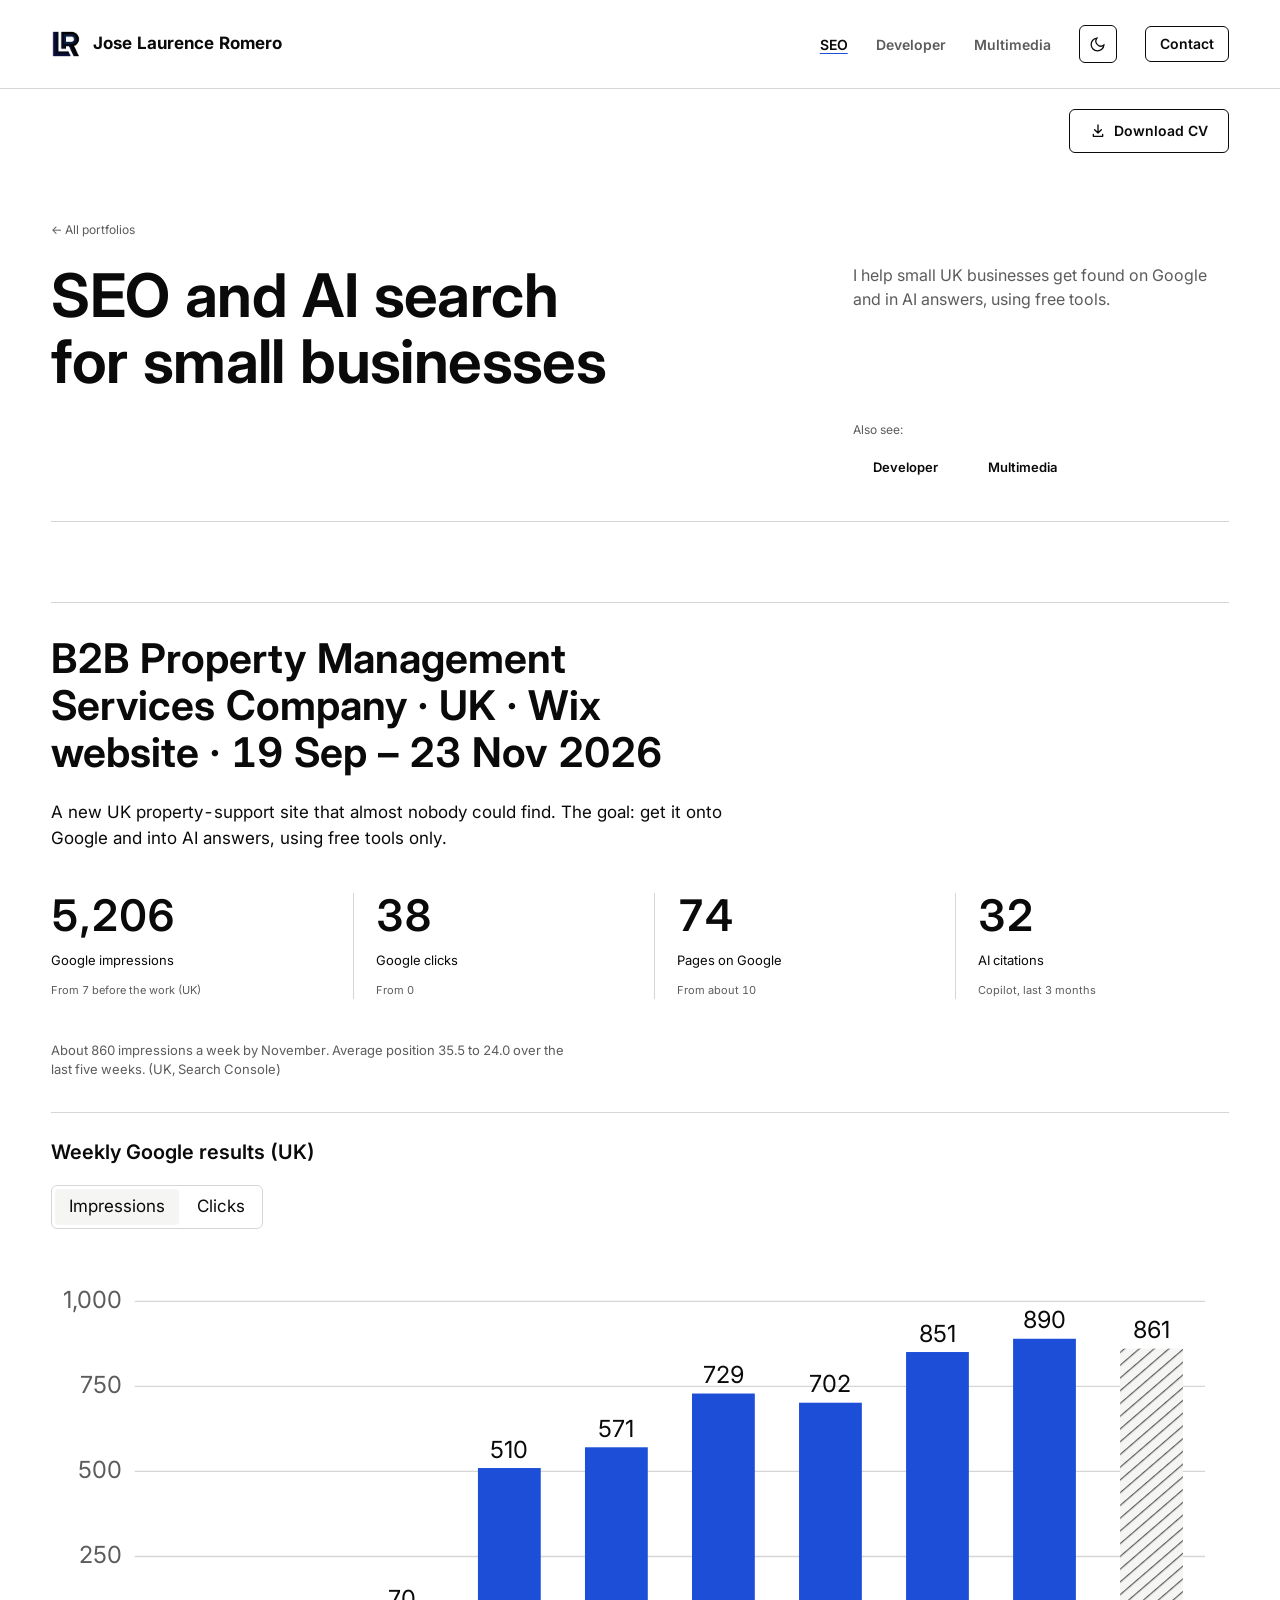
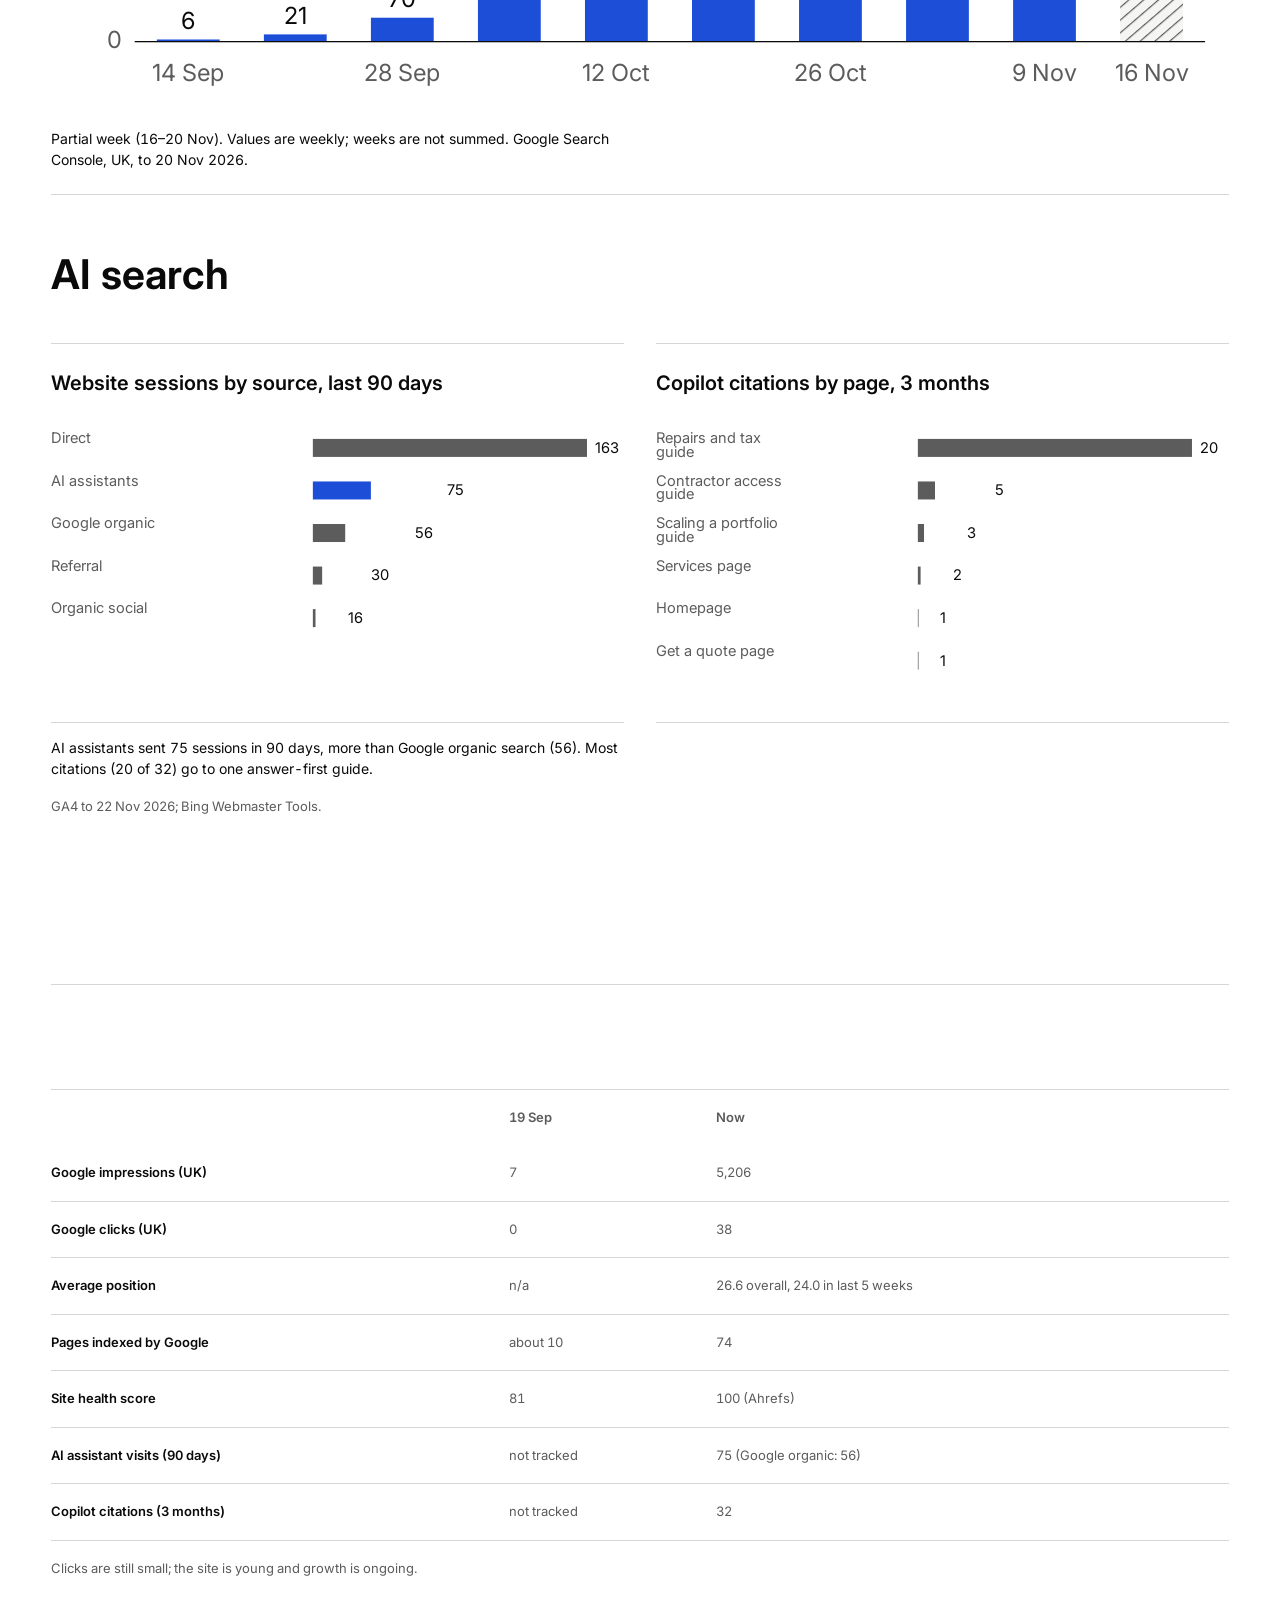
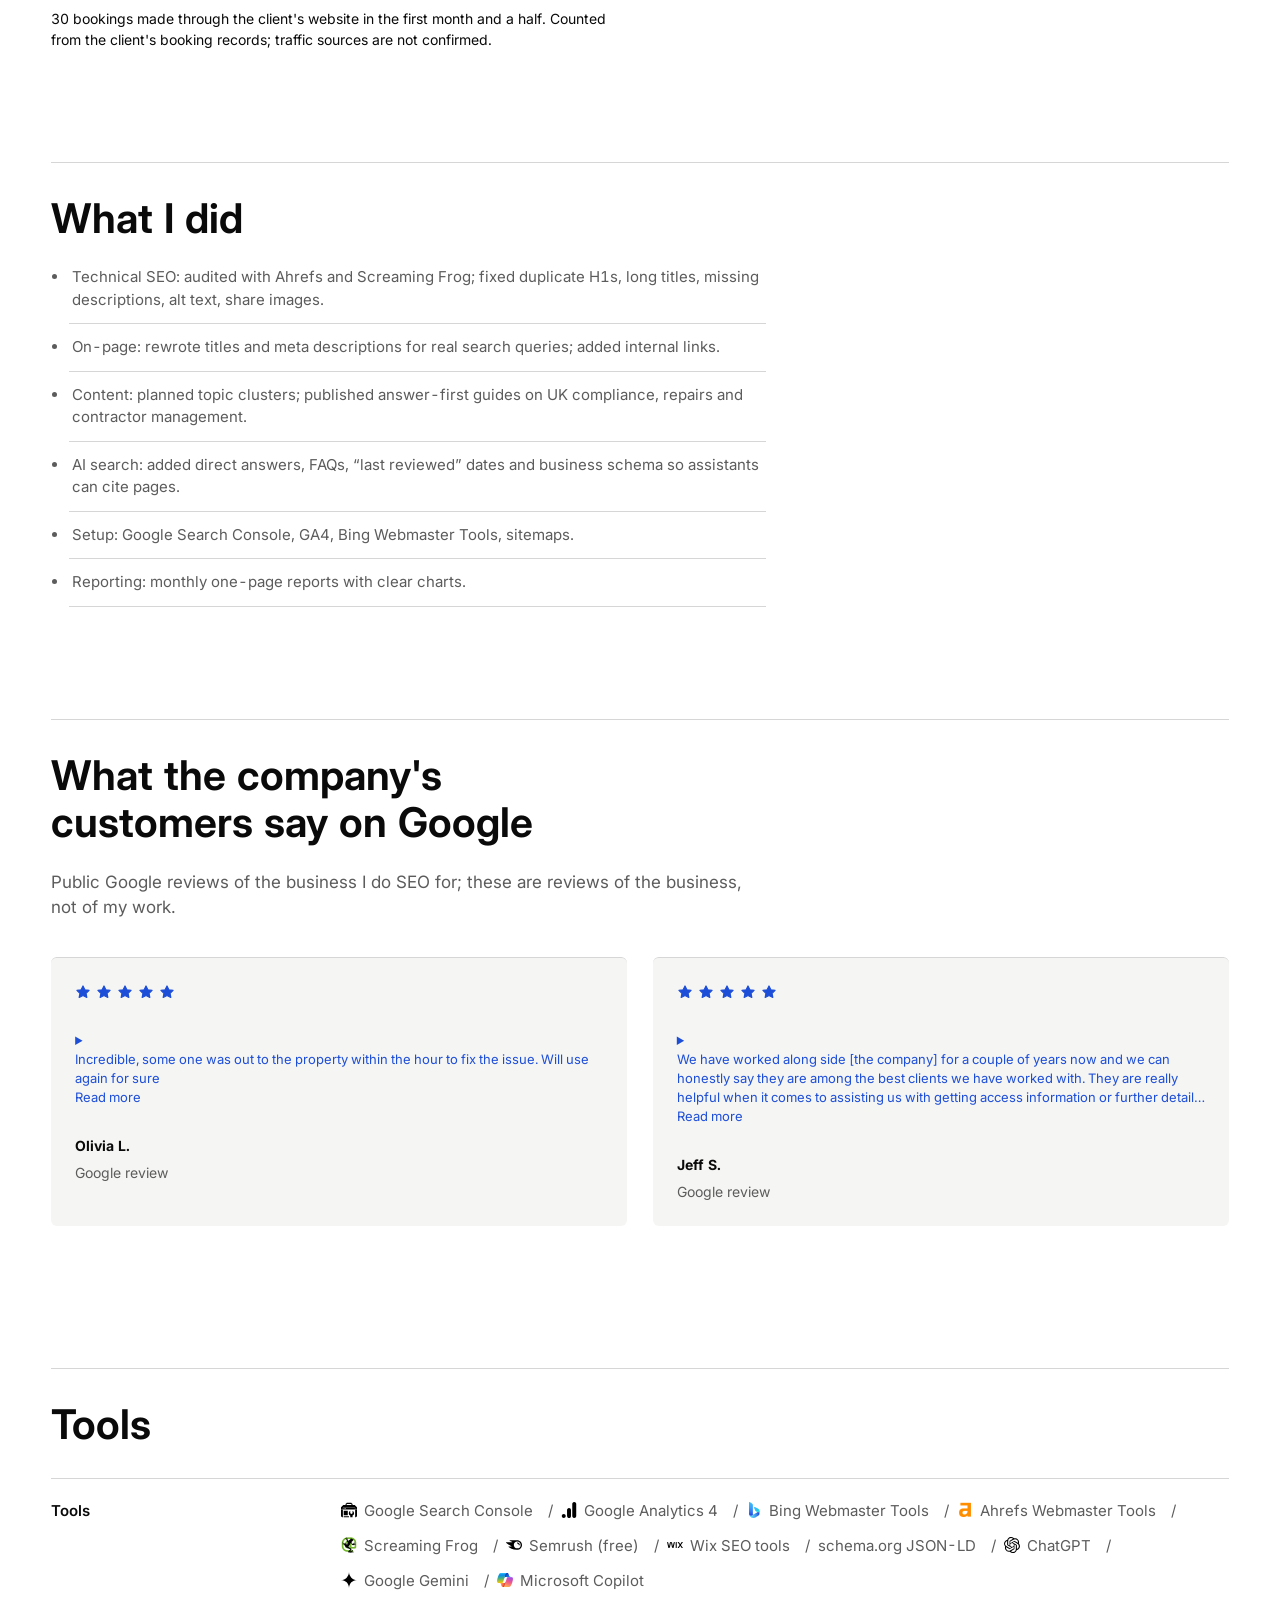
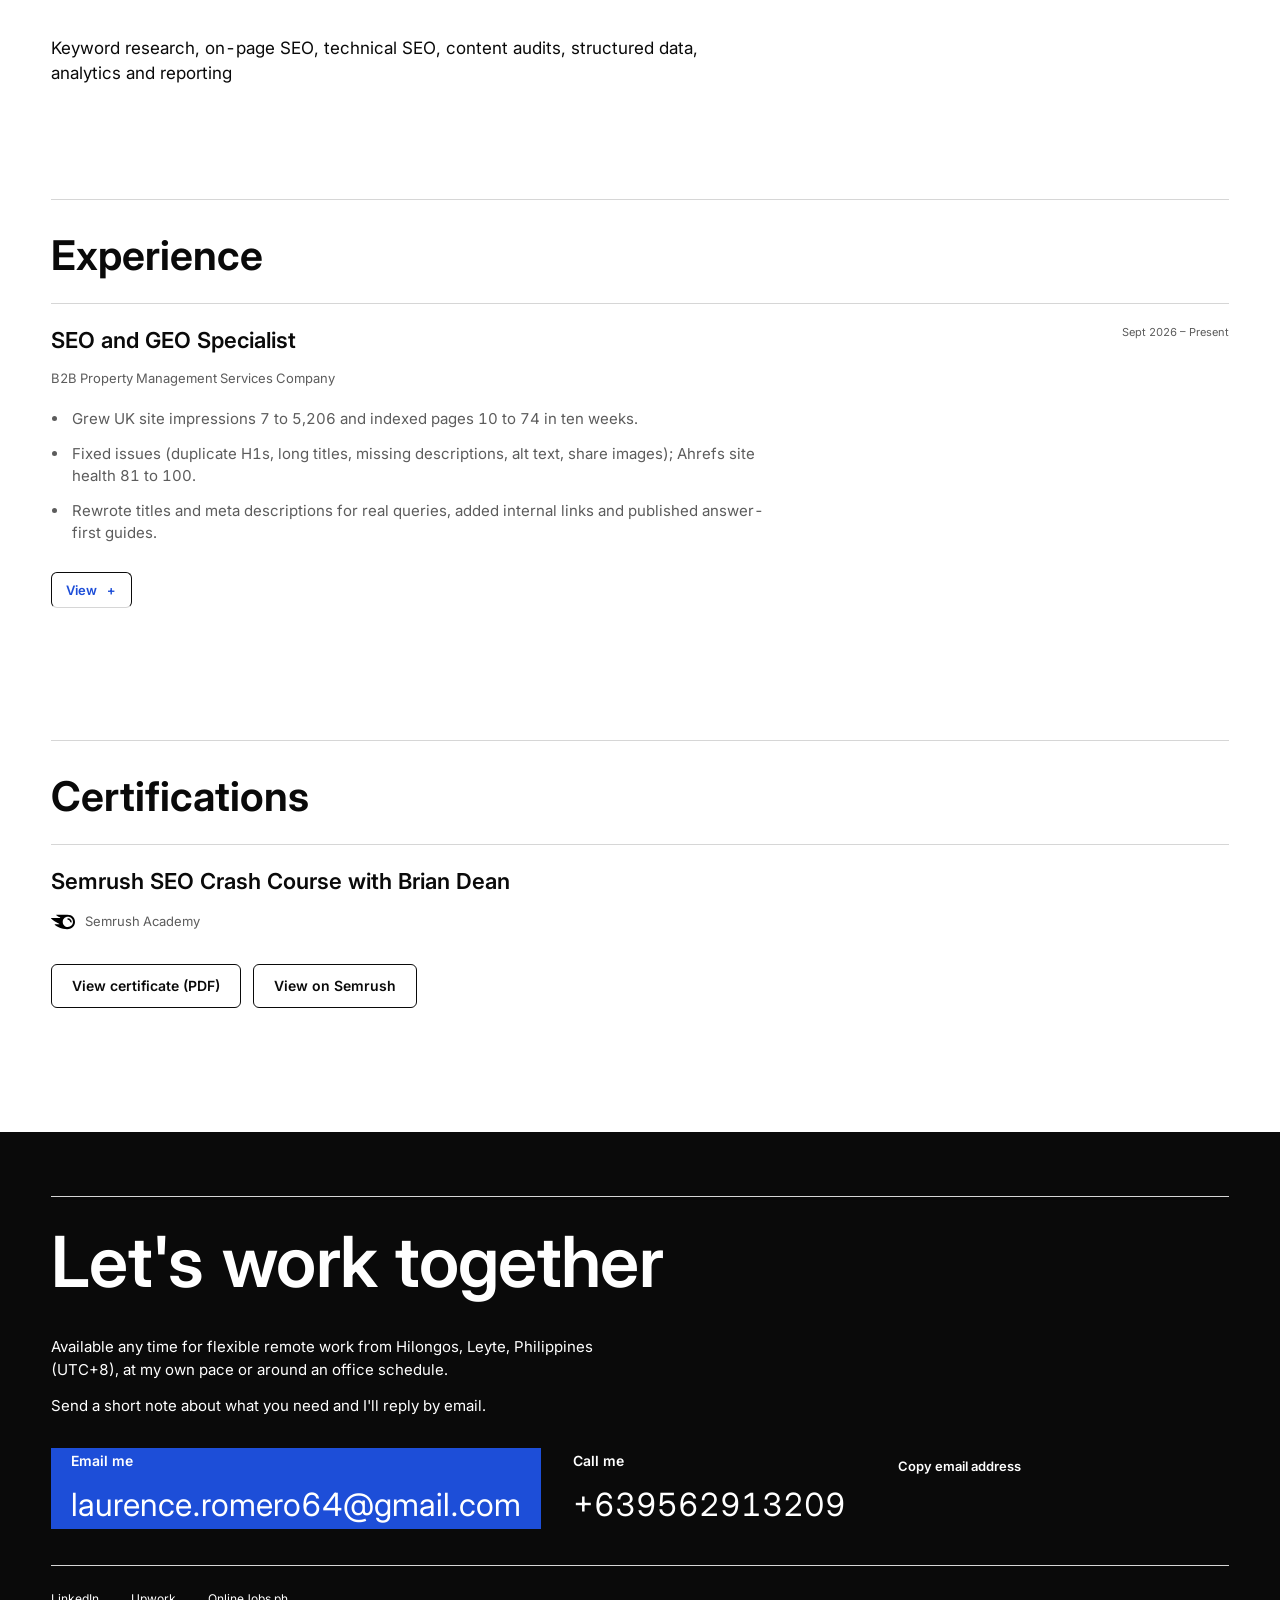
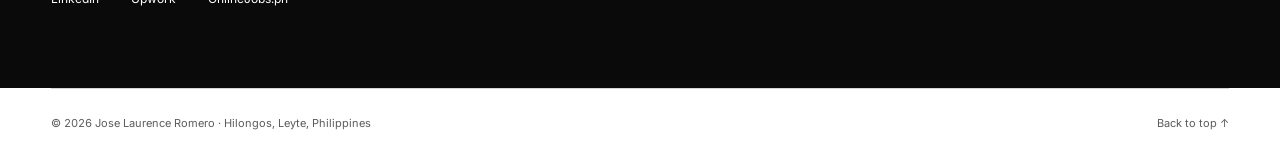
<file: seo/index.html>
<!doctype html>
<html lang="en">
<head>
  <meta charset="utf-8">
  <meta name="viewport" content="width=device-width, initial-scale=1">
  <style data-navigation-fade>
    @view-transition { navigation: auto; }
    @media (prefers-reduced-motion: reduce) { @view-transition { navigation: none; } }
  </style>
  <title>SEO Portfolio | Jose Laurence Romero</title>
  <meta name="description" content="SEO specialist portfolio: a new UK business site grew from 7 to 5,206 Google impressions in about ten weeks, with 32 Copilot citations.">
  <meta property="og:title" content="SEO Portfolio | Jose Laurence Romero">
  <meta property="og:description" content="SEO specialist portfolio: a new UK business site grew from 7 to 5,206 Google impressions in about ten weeks, with 32 Copilot citations.">
  <meta property="og:type" content="website">
  <meta property="og:url" content="https://laurenceromero.xyz/seo/">
  <meta property="og:image" content="https://laurenceromero.xyz/images/og-card.png">
  <meta property="og:image:width" content="1200">
  <meta property="og:image:height" content="630">
  <meta property="og:image:alt" content="Jose Laurence Romero — SEO · Web Development · Multimedia">
  <meta name="twitter:card" content="summary_large_image">
  <link rel="canonical" href="https://laurenceromero.xyz/seo/">

  <script>try{var t=localStorage.getItem("theme");if(t==="light"||t==="dark")document.documentElement.setAttribute("data-theme",t)}catch(e){}</script>
  <link rel="preconnect" href="https://fonts.googleapis.com">
  <link rel="preconnect" href="https://fonts.gstatic.com" crossorigin>
  <link rel="stylesheet" href="https://fonts.googleapis.com/css2?family=Inter:wght@400;500;600;700;800&display=swap">
  <link rel="stylesheet" href="../style.css">
  <script data-shared-motion>try{var shared=JSON.parse(sessionStorage.getItem("portfolio-shared-role"));if(shared&&Date.now()-shared.time<10000&&shared.to===location.pathname&&["seo","dev","multimedia"].includes(shared.role))document.documentElement.dataset.sharedRole=shared.role}catch(e){}</script>
  <link rel="icon" href="../favicon.ico" sizes="48x48">
  <link rel="icon" type="image/png" sizes="32x32" href="../images/favicon/favicon-32.png">
  <link rel="icon" type="image/png" sizes="192x192" href="../images/favicon/favicon-192.png">
  <link rel="apple-touch-icon" href="../images/favicon/apple-touch-icon.png">
  <link rel="icon" href="../favicon-dark.ico" sizes="48x48" media="(prefers-color-scheme: dark)">
  <link rel="icon" href="../favicon.ico" sizes="48x48" media="(prefers-color-scheme: light)">
  <link rel="icon" type="image/png" sizes="32x32" href="../images/favicon/favicon-dark-32.png" media="(prefers-color-scheme: dark)">
  <link rel="icon" type="image/png" sizes="32x32" href="../images/favicon/favicon-32.png" media="(prefers-color-scheme: light)">
  <meta name="theme-color" content="#ffffff" media="(prefers-color-scheme: light)">
  <meta name="theme-color" content="#0b0b0c" media="(prefers-color-scheme: dark)">
</head>
<body data-view="seo" data-root="..">
  <a class="skip" href="#main">Skip to content</a>
  <header class="nav" id="nav">

      <div class="wrap nav-in">
        <a class="brand" href="../" aria-label="Jose Laurence Romero home"><img class="brand-mark brand-mark-dark" src="../images/logo/logo-transparent.png" alt="Jose Laurence Romero"><img class="brand-mark brand-mark-light" src="../images/logo/logo-light.png" alt="" aria-hidden="true"><span class="brand-name">Jose Laurence Romero</span></a>
        <button class="burger" id="burger" aria-label="Open menu" aria-expanded="false" aria-controls="navlinks"><span></span><span></span></button>
        <nav class="links" id="navlinks">
          <div class="nav-pages">
          <a href="../seo/" class="active">SEO</a><a href="../developer/" class="">Developer</a><a href="../multimedia/" class="">Multimedia</a>
          </div>
          <div class="nav-actions">
          <button class="theme" id="theme" aria-label="Toggle dark mode" title="Toggle dark mode"><svg viewBox="0 0 24 24" fill="none" stroke="currentColor" stroke-width="1.8" stroke-linecap="round" stroke-linejoin="round" aria-hidden="true"><path d="M21 12.8A9 9 0 1 1 11.2 3a7 7 0 0 0 9.8 9.8z"></path></svg></button>
          <a class="nav-contact" href="#contact">Contact</a>
          </div>
        </nav>
      </div>
</header>
  <main id="main">
      <div class="cv-download-row wrap reveal"><a class="btn btn--secondary cv-download" href="../docs/cv/seo.pdf" download="Jose-Laurence-Romero-CV-SEO.pdf" type="application/pdf" aria-label="Download CV for SEO roles (PDF)" target="_blank" rel="noopener"><svg width="16" height="16" viewBox="0 0 24 24" fill="none" stroke="currentColor" stroke-width="2" stroke-linecap="round" stroke-linejoin="round" aria-hidden="true" focusable="false"><path d="M12 3v12m0 0 5-5m-5 5-5-5M5 17v3h14v-3"/></svg>Download CV</a></div>
      
      <section class="page-head">
        <div class="wrap">
          <a class="back reveal" href="../#portfolios">←︎ All portfolios</a>
          <h1 class="reveal">Technical SEO, content strategy and clear reporting</h1>
          <p class="lead reveal">I plan keywords, improve on-page content and fix technical SEO issues, with the web development background to implement changes myself.</p>
          <div class="btn-row reveal">
            <a class="btn primary" href="#contact">Contact me</a>
            
            
            
          </div>
          <p class="switch reveal"><span>Also see:</span><a class="text-link" data-role="dev" href="../developer/">Developer</a><a class="text-link" data-role="multimedia" href="../multimedia/">Multimedia</a></p>
        </div>
      </section>

      <section class="section">
        <div class="wrap">
          <h2 class="section-title reveal">B2B Property Management Services Company · UK · Wix website · 19 Sep – 23 Nov 2026</h2>
          <p class="reveal narrow">A newly launched UK service business needed to appear in property-management support searches. I worked part-time on setup, technical SEO, on-page content and reporting.</p>
          

          <aside class="panel bookings-highlight reveal" aria-label="Website booking result">
            <strong><span class="booking-number" data-bookings-value=""></span><span>bookings made through the client's website in the first month and a half</span></strong><p class="note">Counted from the client's booking records.</p>
          </aside>

          <div class="stats seo-metric-stats"><div class="stat"><strong><span class="sr-only">8 →︎ 692</span><span aria-hidden="true">8 →︎ 467</span></strong><span>weekly Google impressions</span><small>Earlier weekly snapshot</small></div><div class="stat"><strong><span class="sr-only">10 →︎ 74</span><span aria-hidden="true">10 →︎ 50</span></strong><span>pages indexed by Google</span></div><div class="stat"><strong><span class="sr-only">12</span><span aria-hidden="true">8</span></strong><span>non-brand queries in positions 1–3</span><small>8 Sept 2026 – 15 Oct 2026</small></div><div class="stat"><strong><span class="sr-only">100/100</span><span aria-hidden="true">100/67</span></strong><span>technical health score</span><small>0 errors · Ahrefs · 7 Oct 2026</small></div></div><div class="seo-result-group"><h3>Weekly impressions</h3><div class="seo-chart-block"><h4>Weekly appearances in Google results</h4><div class="seo-native-chart" id="seo-weekly" tabindex="0" role="group" aria-label="Weekly appearances in Google results: 8 Sep, 8 Impressions; 15 Sep, 21 Impressions; 22 Sep, 52 Impressions; 29 Sep, 130 Impressions; 6 Oct, 692 Impressions; 13 Oct, 337 Impressions." aria-describedby="seo-weekly-hint"><svg viewBox="0 0 720 320" aria-hidden="true"><line class="seo-grid" x1="48" x2="692" y1="268" y2="268"></line><text class="seo-axis" x="40" y="273" text-anchor="end">0</text><line class="seo-grid" x1="48" x2="692" y1="146" y2="146"></line><text class="seo-axis" x="40" y="151" text-anchor="end">388</text><line class="seo-grid" x1="48" x2="692" y1="24" y2="24"></line><text class="seo-axis" x="40" y="29" text-anchor="end">775</text><rect class="seo-bar vertical" style="transform-origin:72px 268px" x="48" y="265.48142031379024" width="48" height="2.518579686209762"></rect><rect class="seo-bar vertical" style="transform-origin:191.2px 268px" x="167.2" y="261.3887283236994" width="48" height="6.611271676300589"></rect><rect class="seo-bar vertical" style="transform-origin:310.4px 268px" x="286.4" y="251.62923203963666" width="48" height="16.370767960363338"></rect><rect class="seo-bar vertical" style="transform-origin:429.59999999999997px 268px" x="405.59999999999997" y="227.07308009909167" width="48" height="40.92691990090833"></rect><rect class="seo-bar vertical" style="transform-origin:548.8px 268px" x="524.8" y="50.14285714285717" width="48" height="217.85714285714283"></rect><rect class="seo-bar vertical" style="transform-origin:668px 268px" x="644" y="161.90483071841453" width="48" height="106.09516928158547"></rect><text class="seo-axis" x="72" y="301" text-anchor="start">8 Sep</text><text class="seo-axis" x="310.4" y="301" text-anchor="middle">22 Sep</text><text class="seo-axis" x="668" y="301" text-anchor="end">13 Oct</text></svg><output class="seo-tooltip" aria-live="polite" hidden=""></output><span class="sr-only" id="seo-weekly-hint">Use arrow keys to explore values; Home and End jump to the first and last point.</span></div><div class="sr-only"><table><caption>Weekly appearances in Google results</caption><thead><tr><th scope="col">Date</th><th scope="col">Impressions</th></tr></thead><tbody><tr><th scope="row">8 Sep</th><td>8</td></tr><tr><th scope="row">15 Sep</th><td>21</td></tr><tr><th scope="row">22 Sep</th><td>52</td></tr><tr><th scope="row">29 Sep</th><td>130</td></tr><tr><th scope="row">6 Oct</th><td>692</td></tr><tr><th scope="row">13 Oct (partial week: 3 days)</th><td>337</td></tr></tbody></table></div></div><p class="note chart-caption">Google Search Console · 8 Sept 2026 – 13 Oct 2026</p><p class="note">The final bar covers 3 days.</p></div><section class="seo-result-group" aria-labelledby="performance-title"><h3 id="performance-title">Search performance</h3><div class="stats seo-metric-stats"><div class="stat"><strong>3.77K</strong><span>Impressions</span></div><div class="stat"><strong>32</strong><span>Clicks</span></div><div class="stat"><strong>0.8%</strong><span>CTR</span></div><div class="stat"><strong>25.4</strong><span>Average position</span></div></div><p>Impressions started near zero in September and have grown through October and November. Visibility is growing faster than clicks: 32 clicks so far at an average position of 25.4 means many pages are still on page 2 or 3. Next I will improve titles, content and internal links on the pages just off page 1.</p><p class="note chart-caption">Google Search Console · 8 Sept 2026 – early Nov 2026 (approximate). Source screenshot shows an earlier reading. <a href="../images/seo/search-console-performance.png" target="_blank" rel="noopener noreferrer">View source screenshot</a></p></section><section class="seo-result-group" aria-labelledby="indexing-title"><h3 id="indexing-title">Pages on Google</h3><div class="stats seo-metric-stats"><div class="stat"><strong>74</strong><span>Indexed pages</span></div><div class="stat"><strong>15</strong><span>Not indexed</span></div><div class="stat"><strong>10</strong><span>Indexed at baseline</span><small>21 Sept 2026</small></div></div><p>At the start only 10 pages were on Google. After I fixed a site-wide noindex setting and re-submitted pages, indexed pages grew to 74; 15 are still not indexed and I keep checking them.</p><p class="note chart-caption">Google Search Console, Pages report. Source screenshot shows an earlier reading. <a href="../images/seo/search-console-indexing.png" target="_blank" rel="noopener noreferrer">View source screenshot</a></p><p class="note">Earlier baseline: 34 pages not indexed; the noindex setting blocked 29+ pages and posts. Google decides when to index each page; the readings alone do not establish the timing or cause of a particular jump.</p></section><section class="seo-result-group" aria-labelledby="analytics-title"><h3 id="analytics-title">Google Analytics</h3><div class="stats seo-metric-stats"><div class="stat"><strong>65</strong><span>Active users</span></div><div class="stat"><strong>55</strong><span>New users</span></div><div class="stat"><strong>4m 00s</strong><span>Average engagement per active user</span></div></div><p class="note">840 events recorded.</p><p>AI assistants are already sending visitors. ChatGPT was the largest source of first visits (25 of 65 active users), ahead of direct visits (21) and Google organic search (15), and Gemini adds a few more. Visitors spend an average of 4 minutes on the site.</p><div class="seo-chart-block"><h4>First visits by source</h4><div class="seo-native-chart" id="seo-first-visits" tabindex="0" role="group" aria-label="First visits by source: ChatGPT, 25 Active users; Direct, 21 Active users; Google organic search, 15 Active users; Gemini, 2 Active users; Facebook, 1 Active users; LinkedIn, 1 Active users." aria-describedby="seo-first-visits-hint"><svg viewBox="0 0 720 364" aria-hidden="true"><text x="0" y="43">ChatGPT</text><rect class="seo-bar horizontal" x="305" y="24" width="345.5357142857143" height="26"></rect><text x="660.5357142857142" y="43">25</text><text x="0" y="91">Direct</text><rect class="seo-bar horizontal" x="305" y="72" width="290.24999999999994" height="26"></rect><text x="605.25" y="91">21</text><text x="0" y="139">Google organic search</text><rect class="seo-bar horizontal" x="305" y="120" width="207.32142857142856" height="26"></rect><text x="522.3214285714286" y="139">15</text><text x="0" y="187">Gemini</text><rect class="seo-bar horizontal" x="305" y="168" width="27.642857142857142" height="26"></rect><text x="342.64285714285717" y="187">2</text><text x="0" y="235">Facebook</text><rect class="seo-bar horizontal" x="305" y="216" width="13.821428571428571" height="26"></rect><text x="328.82142857142856" y="235">1</text><text x="0" y="283">LinkedIn</text><rect class="seo-bar horizontal" x="305" y="264" width="13.821428571428571" height="26"></rect><text x="328.82142857142856" y="283">1</text></svg><output class="seo-tooltip" aria-live="polite" hidden=""></output><span class="sr-only" id="seo-first-visits-hint">Use arrow keys to explore values; Home and End jump to the first and last point.</span></div><div class="sr-only"><table><caption>First visits by source</caption><thead><tr><th scope="col">Source</th><th scope="col">Active users</th></tr></thead><tbody><tr><th scope="row">ChatGPT</th><td>25</td></tr><tr><th scope="row">Direct</th><td>21</td></tr><tr><th scope="row">Google organic search</th><td>15</td></tr><tr><th scope="row">Gemini</th><td>2</td></tr><tr><th scope="row">Facebook</th><td>1</td></tr><tr><th scope="row">LinkedIn</th><td>1</td></tr></tbody></table></div></div><p class="note chart-caption">Google Analytics 4</p><div class="seo-chart-block"><h4>Top sources by sessions</h4><div class="seo-native-chart" id="seo-sessions" tabindex="0" role="group" aria-label="Top sources by sessions: Direct, 76 Sessions; ChatGPT, 27 Sessions; Google organic search, 19 Sessions; LinkedIn, 8 Sessions; manage.wix.com, 4 Sessions; Gemini, 2 Sessions; Facebook, 2 Sessions." aria-describedby="seo-sessions-hint"><svg viewBox="0 0 720 412" aria-hidden="true"><text x="0" y="43">Direct</text><rect class="seo-bar horizontal" x="305" y="24" width="345.5357142857143" height="26"></rect><text x="660.5357142857142" y="43">76</text><text x="0" y="91">ChatGPT</text><rect class="seo-bar horizontal" x="305" y="72" width="122.75610902255639" height="26"></rect><text x="437.7561090225564" y="91">27</text><text x="0" y="139">Google organic search</text><rect class="seo-bar horizontal" x="305" y="120" width="86.38392857142857" height="26"></rect><text x="401.38392857142856" y="139">19</text><text x="0" y="187">LinkedIn</text><rect class="seo-bar horizontal" x="305" y="168" width="36.37218045112782" height="26"></rect><text x="351.3721804511278" y="187">8</text><text x="0" y="235">manage.wix.com</text><rect class="seo-bar horizontal" x="305" y="216" width="18.18609022556391" height="26"></rect><text x="333.18609022556393" y="235">4</text><text x="0" y="283">Gemini</text><rect class="seo-bar horizontal" x="305" y="264" width="9.093045112781954" height="26"></rect><text x="324.09304511278197" y="283">2</text><text x="0" y="331">Facebook</text><rect class="seo-bar horizontal" x="305" y="312" width="9.093045112781954" height="26"></rect><text x="324.09304511278197" y="331">2</text></svg><output class="seo-tooltip" aria-live="polite" hidden=""></output><span class="sr-only" id="seo-sessions-hint">Use arrow keys to explore values; Home and End jump to the first and last point.</span></div><div class="sr-only"><table><caption>Top sources by sessions</caption><thead><tr><th scope="col">Source</th><th scope="col">Sessions</th></tr></thead><tbody><tr><th scope="row">Direct</th><td>76</td></tr><tr><th scope="row">ChatGPT</th><td>27</td></tr><tr><th scope="row">Google organic search</th><td>19</td></tr><tr><th scope="row">LinkedIn</th><td>8</td></tr><tr><th scope="row">manage.wix.com</th><td>4</td></tr><tr><th scope="row">Gemini</th><td>2</td></tr><tr><th scope="row">Facebook</th><td>2</td></tr></tbody></table></div></div><p class="note chart-caption">Google Analytics 4</p></section>

        </div>
      </section>

      <section class="section alt">
        <div class="wrap">
          <h2 class="section-title reveal">Before and after</h2>
          <div class="table-wrap reveal">
            <table>
              <thead><tr><th>Area</th><th>Before</th><th>After</th></tr></thead>
              <tbody><tr><th scope="row">Measurement</th><td>No search or analytics tracking</td><td>Search Console, GA4 and Bing Webmaster Tools live; monthly client reporting</td></tr><tr><th scope="row">On-page SEO</th><td>Missing and duplicate titles and descriptions; stray code visible on pages</td><td>Titles and descriptions written for key pages; stray code removed</td></tr><tr><th scope="row">Technical</th><td>Duplicate posts, broken links, redirect gaps, no business schema</td><td>301 redirects, broken links fixed, LocalBusiness-type schema added</td></tr><tr><th scope="row">Authority</th><td>Brand-new domain</td><td>9 referring domains; first links and citations in progress</td></tr></tbody>
            </table>
          </div>

          <h3 class="sub-title reveal">Rankings snapshot</h3>
          <div class="table-wrap reveal">
            <table>
              <thead><tr><th>Page</th><th>Impressions</th><th>Avg. position</th></tr></thead>
              <tbody><tr><th scope="row">Homepage</th><td>108</td><td>5.8 (page 1); 15 clicks</td></tr><tr><th scope="row">Guide: reducing property management admin</th><td>85</td><td>10.5; queries like “reduce property admin workload” rank 1–2</td></tr><tr><th scope="row">Guide: managing outsourced contractors</th><td>67</td><td>13.6</td></tr><tr><th scope="row">Guide: virtual property management assistants</th><td>90</td><td>18.3</td></tr><tr><th scope="row">Local service page (city-targeted)</th><td>194</td><td>83.5; being rebuilt next</td></tr></tbody>
            </table>
          </div>
          <p class="note reveal">Earlier snapshot: Google Search Console, 8 Sep–15 Oct 2026; a different range from the daily report. The site appeared for 287 queries; 37 non-brand queries reached the top 10. The strongest rankings are mostly low-volume, long-tail searches.</p>
        </div>
      </section>

      <section class="section">
        <div class="wrap">
          <h2 class="section-title reveal">What I did</h2>
          <div class="did-grid">
            <div class="did reveal reveal-left"><h4>Setup and tracking</h4><p>Verified Search Console and Bing; connected GA4 through Wix.</p></div><div class="did reveal reveal-right"><h4>Technical SEO</h4><p>Diagnosed crawl issues and implemented the fixes shown in the comparison above.</p></div><div class="did reveal reveal-left"><h4>On-page SEO</h4><p>Wrote alt text, set blog categories and internal links, and removed duplicate navigation items.</p></div><div class="did reveal reveal-right"><h4>Content quality</h4><p>Audited AI-written posts for leaked drafting notes, repetition and off-topic content.</p></div><div class="did reveal reveal-left"><h4>Opportunity analysis</h4><p>Used query and page data to find page-2 opportunities and rewrote titles to improve click-through.</p></div><div class="did reveal reveal-right"><h4>Reporting</h4><p>Sent monthly reports in plain English to a non-technical client.</p></div>
          </div>
          <aside class="callout reveal"><strong>Honest note</strong> 30 bookings were made through the client's website in about six weeks; their traffic sources are not confirmed. Search clicks are still small. I am setting up GA4 key-event tracking, improving page-2 posts, rebuilding the city page, and growing local citations and reviews.</aside>
        </div>
      </section>

      <section class="section client-reviews" aria-labelledby="client-reviews-title"><div class="wrap">
      <h2 class="section-title reveal" id="client-reviews-title">What the company's customers say on Google</h2>
      <p class="section-sub reveal">Public Google reviews of the client. These are reviews of the business, not of my work.</p>
      <div class="testimonial-grid"><figure class="panel reveal client-review">
        <span class="review-stars" role="img" aria-label="5 out of 5 stars"><svg viewBox="0 0 24 24" fill="none" stroke="currentColor" stroke-width="1.8" stroke-linecap="round" stroke-linejoin="round" aria-hidden="true"><path d="m12 3 2.8 5.7 6.3.9-4.5 4.4 1.1 6.2L12 17.3l-5.7 2.9 1.1-6.2L2.9 9.6l6.3-.9L12 3z"></path></svg><svg viewBox="0 0 24 24" fill="none" stroke="currentColor" stroke-width="1.8" stroke-linecap="round" stroke-linejoin="round" aria-hidden="true"><path d="m12 3 2.8 5.7 6.3.9-4.5 4.4 1.1 6.2L12 17.3l-5.7 2.9 1.1-6.2L2.9 9.6l6.3-.9L12 3z"></path></svg><svg viewBox="0 0 24 24" fill="none" stroke="currentColor" stroke-width="1.8" stroke-linecap="round" stroke-linejoin="round" aria-hidden="true"><path d="m12 3 2.8 5.7 6.3.9-4.5 4.4 1.1 6.2L12 17.3l-5.7 2.9 1.1-6.2L2.9 9.6l6.3-.9L12 3z"></path></svg><svg viewBox="0 0 24 24" fill="none" stroke="currentColor" stroke-width="1.8" stroke-linecap="round" stroke-linejoin="round" aria-hidden="true"><path d="m12 3 2.8 5.7 6.3.9-4.5 4.4 1.1 6.2L12 17.3l-5.7 2.9 1.1-6.2L2.9 9.6l6.3-.9L12 3z"></path></svg><svg viewBox="0 0 24 24" fill="none" stroke="currentColor" stroke-width="1.8" stroke-linecap="round" stroke-linejoin="round" aria-hidden="true"><path d="m12 3 2.8 5.7 6.3.9-4.5 4.4 1.1 6.2L12 17.3l-5.7 2.9 1.1-6.2L2.9 9.6l6.3-.9L12 3z"></path></svg></span>
        <blockquote><p>Incredible, some one was out to the property within the hour to fix the issue. Will use again for sure</p></blockquote>
        <figcaption><strong>Olivia L.</strong><span>Google review</span></figcaption>
      </figure><figure class="panel reveal client-review">
        <span class="review-stars" role="img" aria-label="5 out of 5 stars"><svg viewBox="0 0 24 24" fill="none" stroke="currentColor" stroke-width="1.8" stroke-linecap="round" stroke-linejoin="round" aria-hidden="true"><path d="m12 3 2.8 5.7 6.3.9-4.5 4.4 1.1 6.2L12 17.3l-5.7 2.9 1.1-6.2L2.9 9.6l6.3-.9L12 3z"></path></svg><svg viewBox="0 0 24 24" fill="none" stroke="currentColor" stroke-width="1.8" stroke-linecap="round" stroke-linejoin="round" aria-hidden="true"><path d="m12 3 2.8 5.7 6.3.9-4.5 4.4 1.1 6.2L12 17.3l-5.7 2.9 1.1-6.2L2.9 9.6l6.3-.9L12 3z"></path></svg><svg viewBox="0 0 24 24" fill="none" stroke="currentColor" stroke-width="1.8" stroke-linecap="round" stroke-linejoin="round" aria-hidden="true"><path d="m12 3 2.8 5.7 6.3.9-4.5 4.4 1.1 6.2L12 17.3l-5.7 2.9 1.1-6.2L2.9 9.6l6.3-.9L12 3z"></path></svg><svg viewBox="0 0 24 24" fill="none" stroke="currentColor" stroke-width="1.8" stroke-linecap="round" stroke-linejoin="round" aria-hidden="true"><path d="m12 3 2.8 5.7 6.3.9-4.5 4.4 1.1 6.2L12 17.3l-5.7 2.9 1.1-6.2L2.9 9.6l6.3-.9L12 3z"></path></svg><svg viewBox="0 0 24 24" fill="none" stroke="currentColor" stroke-width="1.8" stroke-linecap="round" stroke-linejoin="round" aria-hidden="true"><path d="m12 3 2.8 5.7 6.3.9-4.5 4.4 1.1 6.2L12 17.3l-5.7 2.9 1.1-6.2L2.9 9.6l6.3-.9L12 3z"></path></svg></span>
        <blockquote><p>We have worked along side [the company] for a couple of years now and we can honestly say they are among the best clients we have worked with. They are really helpful when it comes to assisting us with getting access information or further details regarding the jobs etc. The whole team are a pleasure to work with.</p></blockquote>
        <figcaption><strong>Jeff S.</strong><span>Google review</span></figcaption>
      </figure></div>
      <p class="note reveal">Three 5-star Google reviews so far.</p>
    </div></section>

      <section class="section alt">
        <div class="wrap">
          <h2 class="section-title reveal">Skills and tools</h2>
          <div class="skill-grid"><div class="skill reveal reveal-left"><h4>SEO skills</h4><ul class="chips"><li>Keyword research &amp; strategy</li><li>On-page SEO</li><li>Technical SEO</li><li>Content audits</li><li>Internal linking &amp; site structure</li><li>Structured data (JSON-LD)</li><li>Analytics &amp; reporting</li></ul></div><div class="skill reveal reveal-right"><h4>Tools</h4><ul class="chips"><li><img class="tool-logo" src="../images/tools/googlesearchconsole.svg" width="16" height="16" loading="lazy" decoding="async" alt="" aria-hidden="true">Google Search Console</li><li><img class="tool-logo" src="../images/tools/googleanalytics.svg" width="16" height="16" loading="lazy" decoding="async" alt="" aria-hidden="true">Google Analytics 4</li><li><img class="tool-logo" src="../images/tools/bing.svg" width="16" height="16" loading="lazy" decoding="async" alt="" aria-hidden="true">Bing Webmaster Tools</li><li><img class="tool-logo" src="../images/tools/ahrefs-webmaster-tools.png" width="16" height="16" loading="lazy" decoding="async" alt="" aria-hidden="true">Ahrefs Webmaster Tools</li><li><img class="tool-logo" src="../images/tools/screaming-frog.png" width="16" height="16" loading="lazy" decoding="async" alt="" aria-hidden="true">Screaming Frog</li><li><img class="tool-logo" src="../images/tools/semrush.svg" width="16" height="16" loading="lazy" decoding="async" alt="" aria-hidden="true">Semrush (free)</li><li><img class="tool-logo" src="../images/tools/grandranker.webp" width="16" height="16" loading="lazy" decoding="async" alt="" aria-hidden="true">GrandRanker</li><li><img class="tool-logo" src="../images/tools/wix.svg" width="16" height="16" loading="lazy" decoding="async" alt="" aria-hidden="true">Wix SEO tools</li><li><img class="tool-logo" src="../images/tools/google.svg" width="16" height="16" loading="lazy" decoding="async" alt="" aria-hidden="true">Rich Results Test</li></ul></div><div class="skill reveal reveal-left"><h4>Marketing &amp; social</h4><ul class="chips"><li>Social media management</li><li><img class="tool-logo" src="../images/tools/meta.svg" width="16" height="16" loading="lazy" decoding="async" alt="" aria-hidden="true">Meta Business Suite</li><li><img class="tool-logo" src="../images/tools/canva.svg" width="16" height="16" loading="lazy" decoding="async" alt="" aria-hidden="true">Canva</li></ul></div><div class="skill reveal reveal-right"><h4>AI-assisted workflow</h4><ul class="chips"><li><img class="tool-logo" src="../images/tools/chatgpt.svg" width="16" height="16" loading="lazy" decoding="async" alt="" aria-hidden="true">ChatGPT</li><li><img class="tool-logo" src="../images/tools/googlegemini.svg" width="16" height="16" loading="lazy" decoding="async" alt="" aria-hidden="true">Google Gemini</li><li><img class="tool-logo" src="../images/tools/claude.svg" width="16" height="16" loading="lazy" decoding="async" alt="" aria-hidden="true">Claude</li><li><img class="tool-logo" src="../images/tools/githubcopilot.svg" width="16" height="16" loading="lazy" decoding="async" alt="" aria-hidden="true">GitHub Copilot</li><li><img class="tool-logo" src="../images/tools/microsoftcopilot.svg" width="16" height="16" loading="lazy" decoding="async" alt="" aria-hidden="true">Microsoft Copilot</li><li><img class="tool-logo" src="../images/tools/cursor.svg" width="16" height="16" loading="lazy" decoding="async" alt="" aria-hidden="true">Cursor</li></ul></div><div class="skill reveal reveal-left"><h4>Communication &amp; documentation</h4><ul class="chips"><li><img class="tool-logo" src="../images/tools/loom.svg" width="16" height="16" loading="lazy" decoding="async" alt="" aria-hidden="true">Loom</li><li><img class="tool-logo" src="../images/tools/notion.svg" width="16" height="16" loading="lazy" decoding="async" alt="" aria-hidden="true">Notion</li><li><img class="tool-logo" src="../images/tools/discord.svg" width="16" height="16" loading="lazy" decoding="async" alt="" aria-hidden="true">Discord</li><li><img class="tool-logo" src="../images/tools/microsoft-office.png" width="16" height="16" loading="lazy" decoding="async" alt="" aria-hidden="true">Microsoft Office</li><li><img class="tool-logo" src="../images/tools/google-workspace.png" width="16" height="16" loading="lazy" decoding="async" alt="" aria-hidden="true">Google Workspace</li></ul></div></div>
        </div>
      </section>

      <section class="section">
        <div class="wrap">
          <h2 class="section-title reveal">Experience</h2>
          
      <article class="exp reveal reveal-right"><div class="exp-head"><div><h3>SEO and GEO Specialist</h3><p class="organization-name"><span>B2B Property Management Services Company</span></p></div><span class="tl-date">Sept 2026 – Present</span></div><ul class="bullets"><li>Grew UK site impressions 7 to 5,206 and indexed pages 10 to 74 in ten weeks.</li><li>Fixed technical issues (duplicate H1s, long titles, missing descriptions, alt text, share images); Ahrefs site health 81 to 100.</li><li>Rewrote titles and meta descriptions for real queries, added internal links and published answer-first guides.</li></ul><details class="experience-more"><summary><span class="more-label">View more</span><span class="less-label">View less</span><span class="sr-only"> more about SEO and GEO Specialist at the client</span></summary><ul class="bullets"><li>Structured pages for AI search (direct answers, FAQs, schema); 32 Copilot citations in three months.</li><li>Set up Search Console, GA4 and Bing Webmaster Tools; send monthly one-page reports.</li></ul></details></article>
        </div>
      </section>

      <section class="section">
        <div class="wrap">
          <h2 class="section-title reveal">Certifications</h2>
          <article class="exp reveal reveal-left">
            <div class="exp-head"><div><h3>Semrush SEO Crash Course with Brian Dean</h3><p class="organization-name"><img class="organization-logo" src="../images/tools/semrush.svg" width="24" height="24" alt="Semrush Academy logo"><span>Semrush Academy</span></p></div></div>
            <div class="btn-row">
              <a class="btn ghost" href="../docs/semrush-certificate.pdf" target="_blank" rel="noopener noreferrer">View certificate (PDF)</a>
              <a class="btn ghost" href="https://static.semrush.com/academy/certificates/bc902fe71f/jose-laurence-romero_2.pdf" target="_blank" rel="noopener noreferrer">View on Semrush</a>
            </div>
          </article>
        </div>
      </section>

      
      
      
      <section class="cta reveal" id="contact">
        <div class="wrap">
          <div class="cta-box">
            <h2>Let's work together</h2>
            <p>Available any time for flexible remote work from Hilongos, Leyte, Philippines (UTC+8), at my own pace or around an office schedule.</p>
            <p>Send a short note about what you need and I'll reply by email.</p>
            <div class="btn-row">
              <a class="btn primary" href="mailto:laurence.romero64@gmail.com?subject=Hello%20Laurence%20%E2%80%94%20SEO%20%2F%20marketing%20work"><span class="contact-link-label">Email me</span><span class="contact-link-value">laurence.romero64@gmail.com</span></a>
              <a class="btn ghost" href="tel:+639562913209" aria-label="Call +639562913209"><span class="contact-link-label">Call me</span><span class="contact-link-value">+639562913209</span></a>
              <button class="btn ghost" id="copy-email" type="button" aria-live="polite"><span class="copy-label">Copy email address</span></button>
            </div>
            <p class="contact-phone">Phone: <span>+639562913209</span></p>
            <ul class="link-row"><li><a href="https://www.linkedin.com/in/jose-laurence-romero-a665912b1" target="_blank" rel="noopener noreferrer">LinkedIn</a></li><li><a href="https://www.upwork.com/freelancers/joselaurencer" target="_blank" rel="noopener noreferrer">Upwork</a></li><li><a href="https://www.onlinejobs.ph/jobseekers/info/1520167" target="_blank" rel="noopener noreferrer">OnlineJobs.ph</a></li></ul>
          </div>
        </div>
      </section>
    </main>
  <footer id="footer">

      <div class="wrap foot-in">
        <p>© 2026 Jose Laurence Romero · Hilongos, Leyte, Philippines</p>
        <a href="#top" class="totop">Back to top ↑︎</a>
      </div>
</footer>
  <script src="../data/seo-metrics.js"></script>
  <script src="../content.js"></script>
  <script src="../motion.js"></script>
  <script src="../seo-charts.js"></script>
  <script src="../app.js"></script>
</body>
</html>
</file>
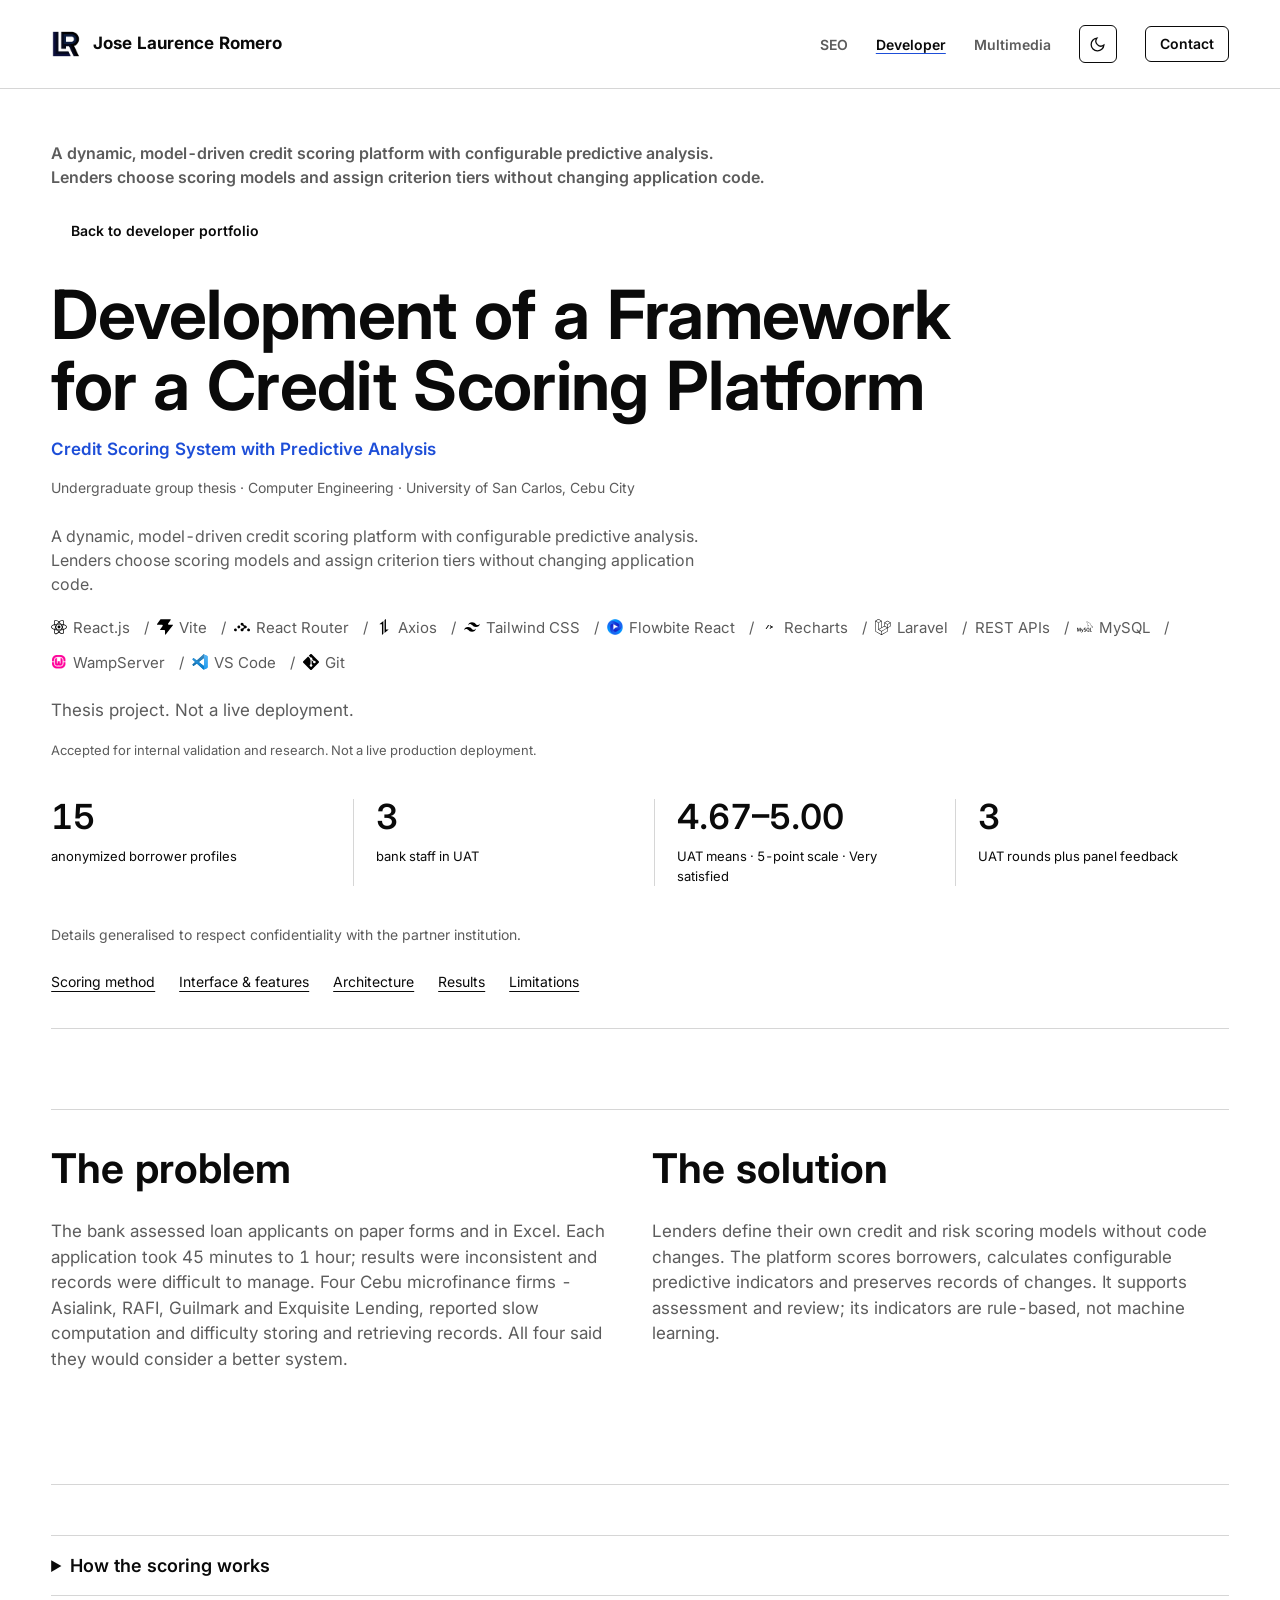
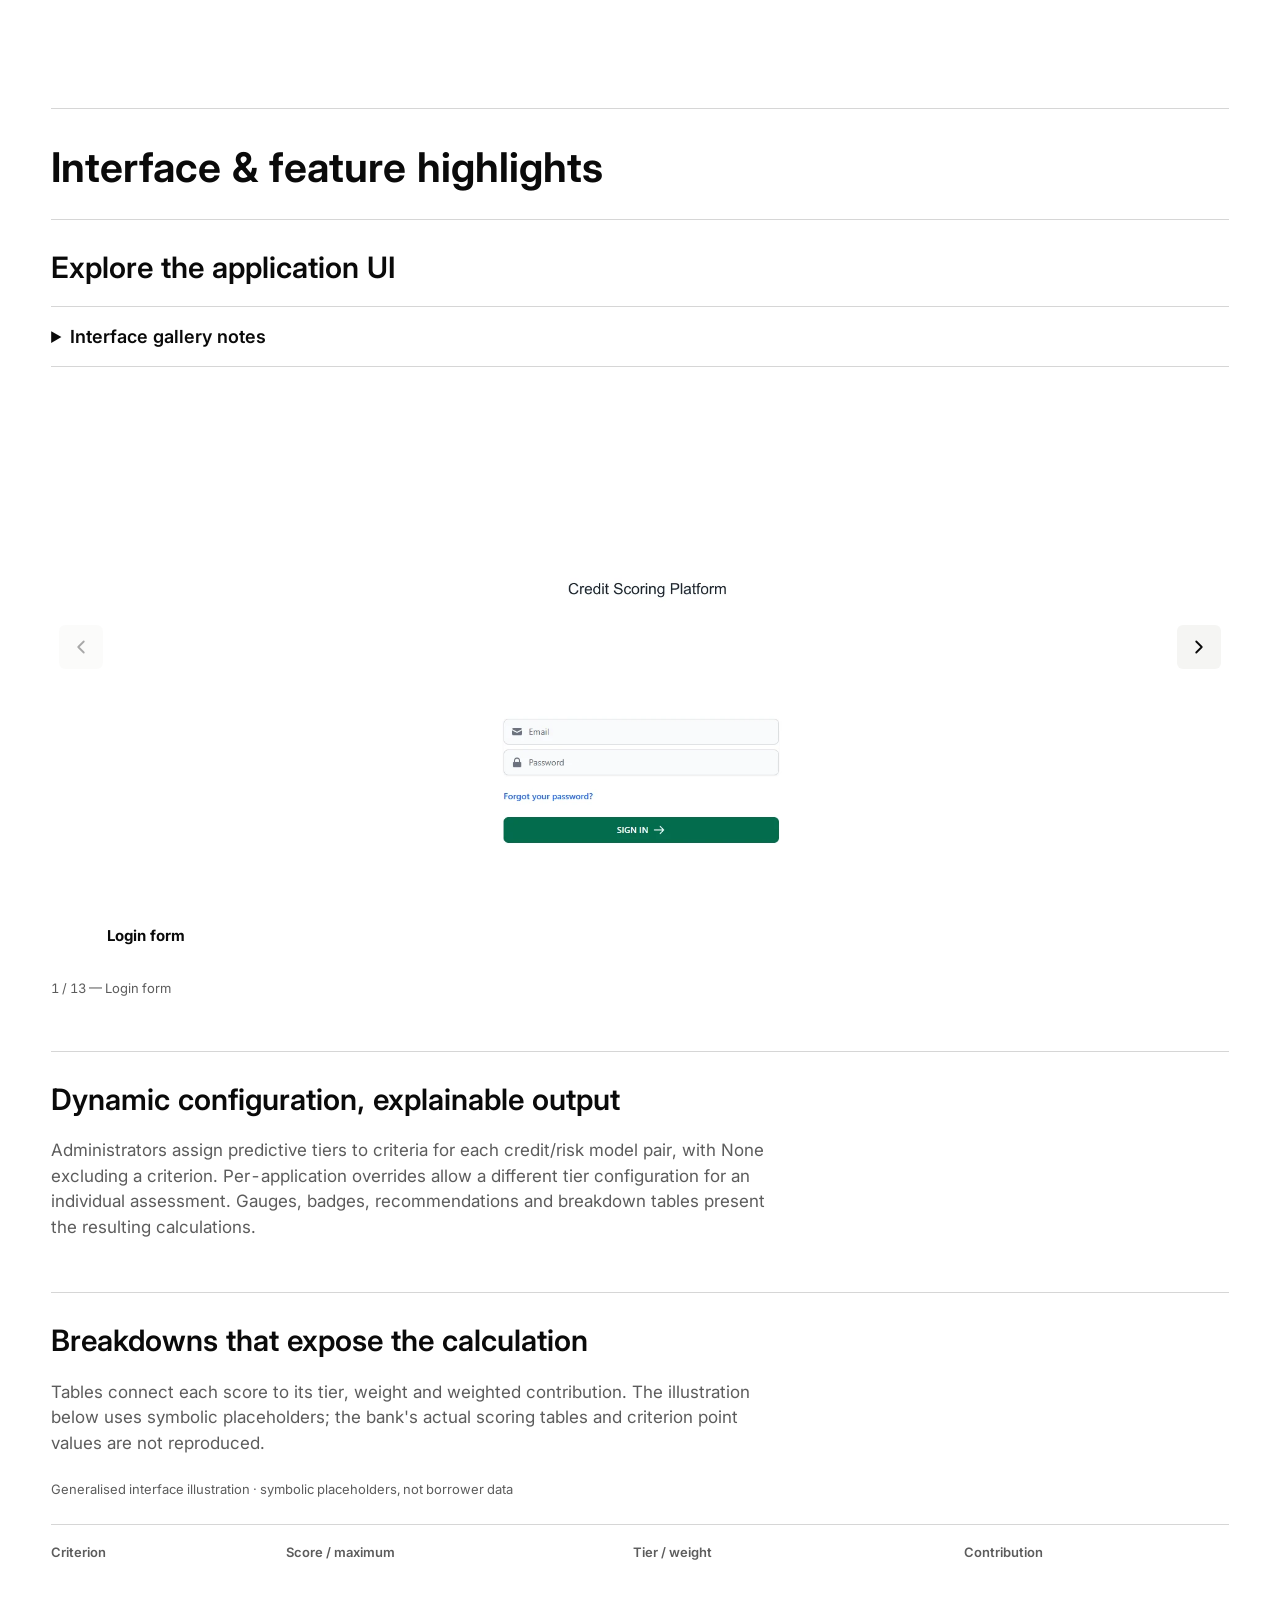
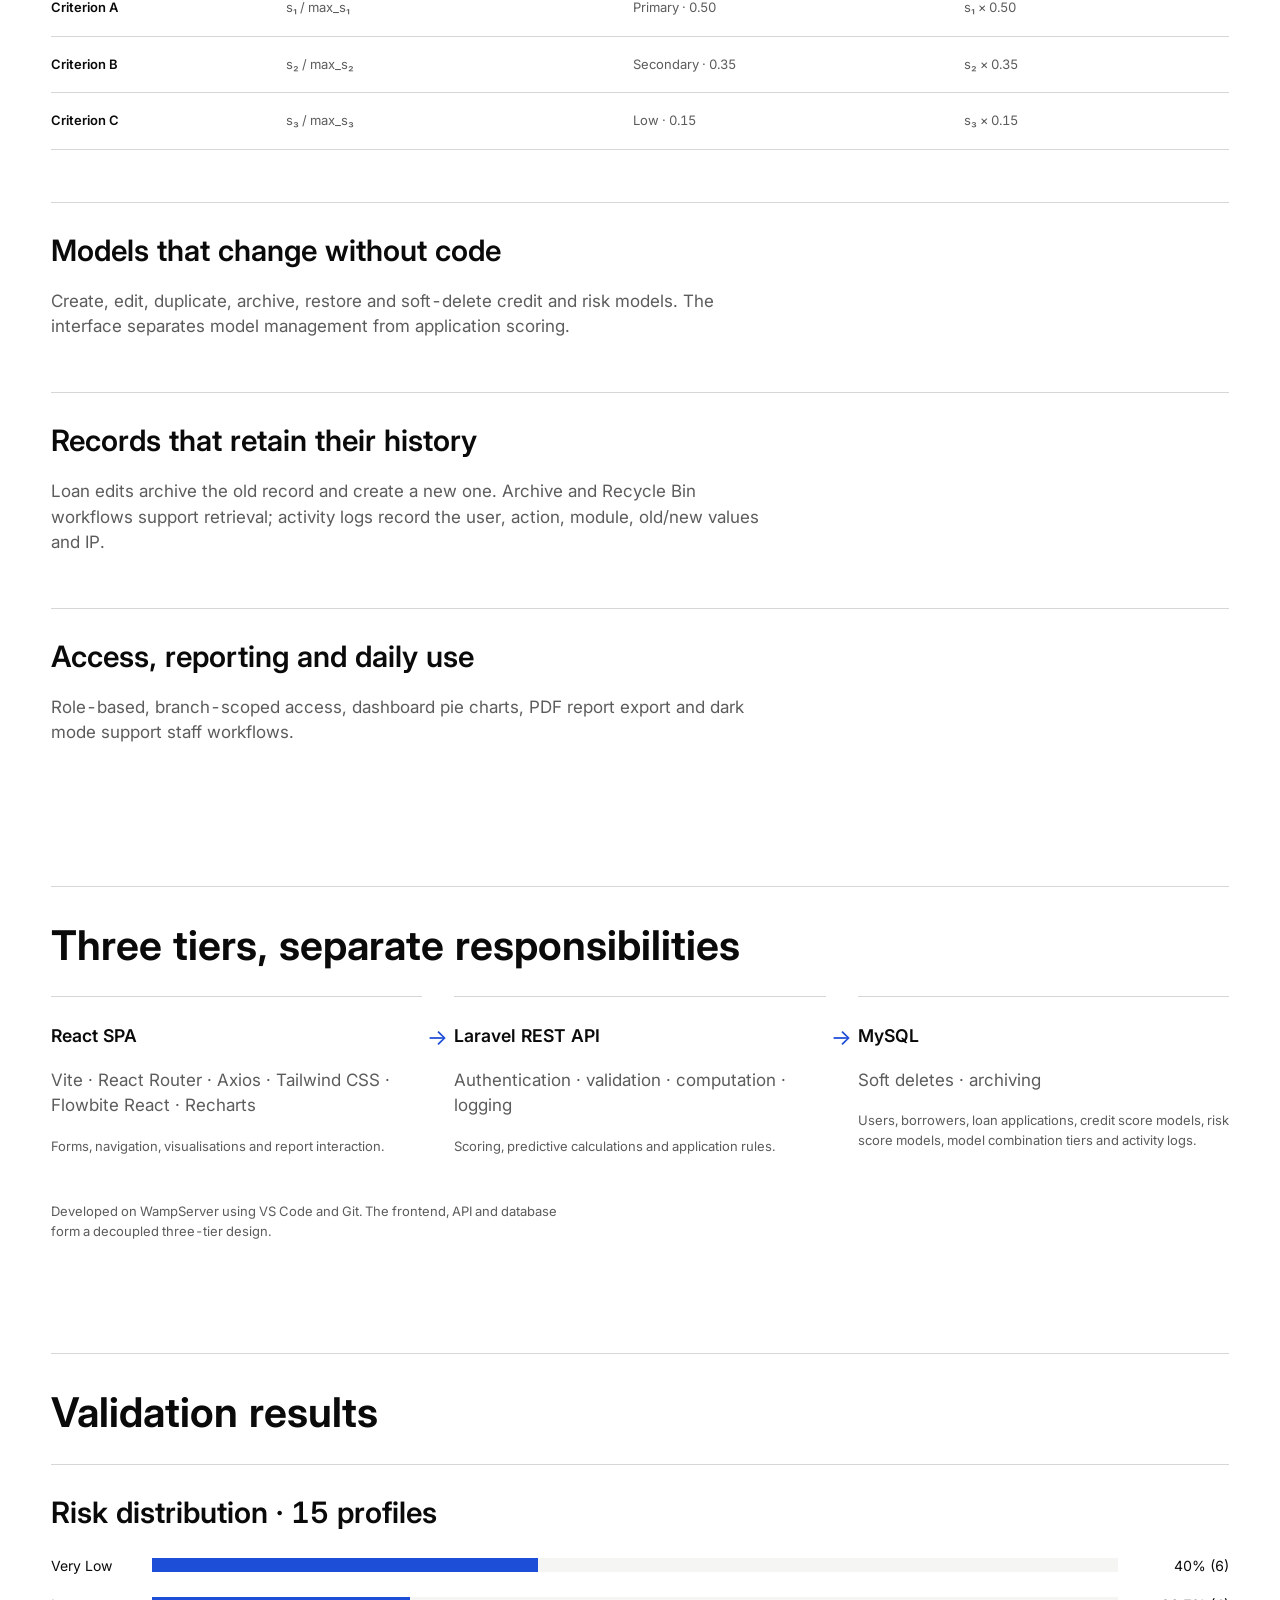
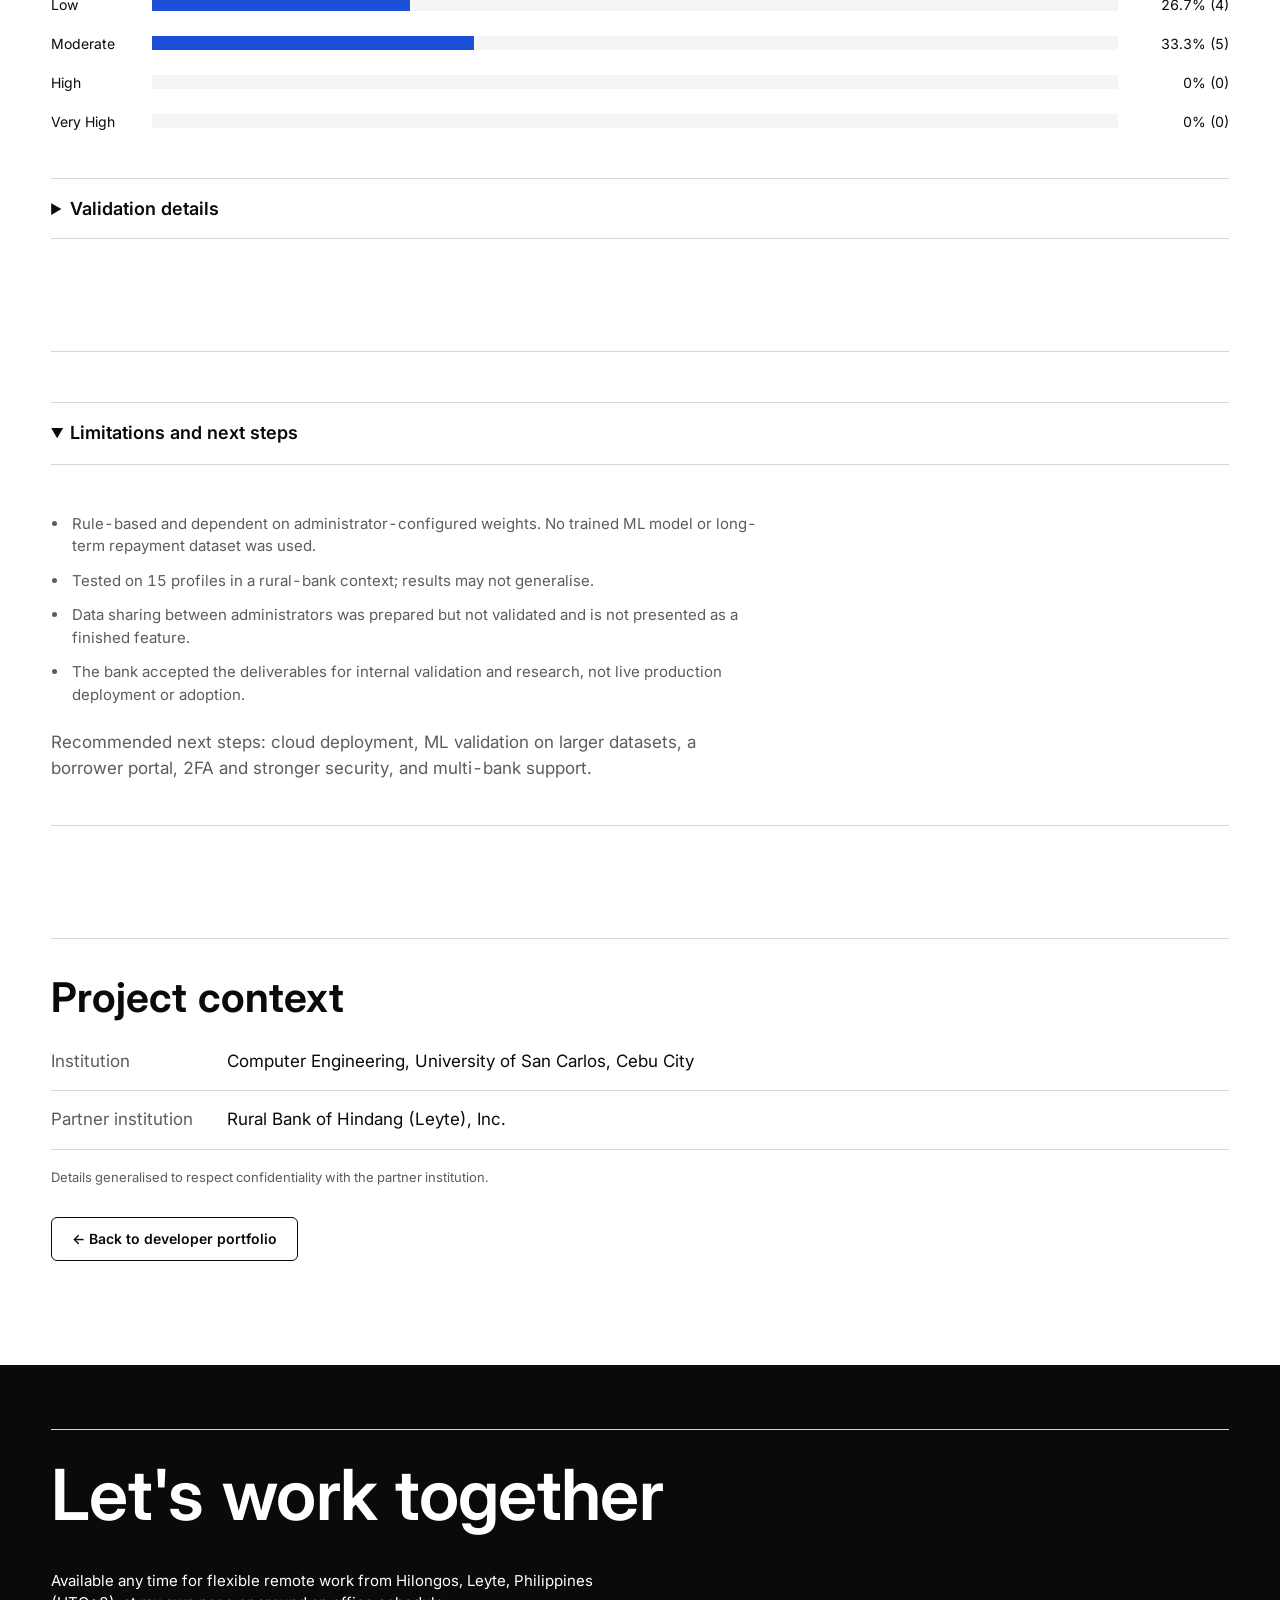
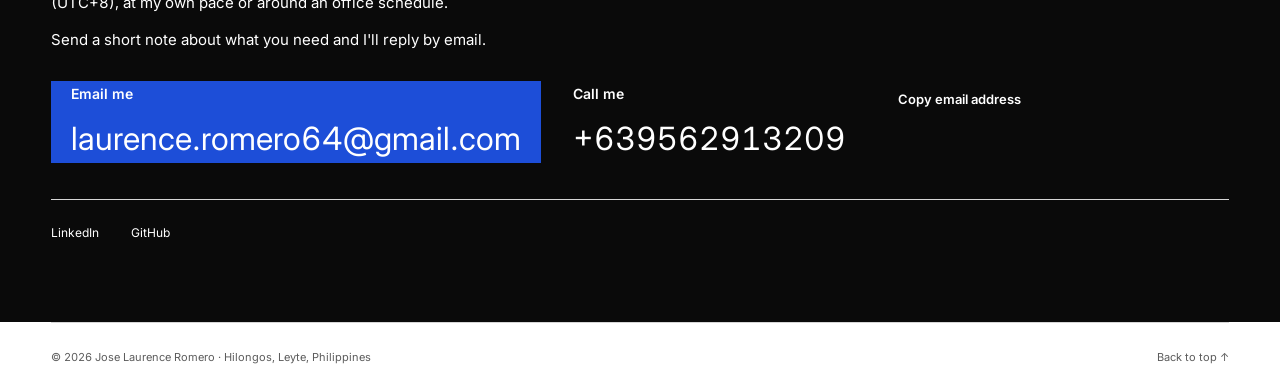
<file: developer/credit-scoring/index.html>
<!doctype html>
<html lang="en">
<head>
  <meta charset="utf-8">
  <meta name="viewport" content="width=device-width, initial-scale=1">
  <style data-navigation-fade>
    @view-transition { navigation: auto; }
    @media (prefers-reduced-motion: reduce) { @view-transition { navigation: none; } }
  </style>
  <title>Credit Scoring Thesis Case Study | Jose Laurence Romero</title>
  <meta name="description" content="A Computer Engineering group thesis: configurable credit scoring, rule-based predictive indicators, architecture, validation results and limitations.">
  <meta property="og:title" content="Credit Scoring Thesis Case Study | Jose Laurence Romero">
  <meta property="og:type" content="website">

  <script>try{var t=localStorage.getItem("theme");if(t==="light"||t==="dark")document.documentElement.setAttribute("data-theme",t)}catch(e){}</script>
  <link rel="preconnect" href="https://fonts.googleapis.com">
  <link rel="preconnect" href="https://fonts.gstatic.com" crossorigin>
  <link rel="stylesheet" href="https://fonts.googleapis.com/css2?family=Inter:wght@400;500;600;700;800&display=swap">
  <link rel="stylesheet" href="../../style.css">
  <link rel="stylesheet" href="../../credit-scoring.css">
  <script data-shared-motion>try{var shared=JSON.parse(sessionStorage.getItem("portfolio-shared-role"));if(shared&&Date.now()-shared.time<10000&&shared.to===location.pathname&&["seo","dev","multimedia"].includes(shared.role))document.documentElement.dataset.sharedRole=shared.role}catch(e){}</script>
  <link rel="icon" href="../../favicon.ico" sizes="48x48">
  <link rel="icon" type="image/png" sizes="32x32" href="../../images/favicon/favicon-32.png">
  <link rel="icon" type="image/png" sizes="192x192" href="../../images/favicon/favicon-192.png">
  <link rel="apple-touch-icon" href="../../images/favicon/apple-touch-icon.png">
  <link rel="icon" href="../../favicon-dark.ico" sizes="48x48" media="(prefers-color-scheme: dark)">
  <link rel="icon" href="../../favicon.ico" sizes="48x48" media="(prefers-color-scheme: light)">
  <link rel="icon" type="image/png" sizes="32x32" href="../../images/favicon/favicon-dark-32.png" media="(prefers-color-scheme: dark)">
  <link rel="icon" type="image/png" sizes="32x32" href="../../images/favicon/favicon-32.png" media="(prefers-color-scheme: light)">
  <meta name="theme-color" content="#ffffff" media="(prefers-color-scheme: light)">
  <meta name="theme-color" content="#0b0b0c" media="(prefers-color-scheme: dark)">
</head>
<body data-view="dev" data-root="../.." data-case-study="credit-scoring">
  <a class="skip" href="#main">Skip to content</a>
  <header class="nav" id="nav">

      <div class="wrap nav-in">
        <a class="brand" href="../../" aria-label="Jose Laurence Romero home"><img class="brand-mark brand-mark-dark" src="../../images/logo/logo-transparent.png" alt="Jose Laurence Romero"><img class="brand-mark brand-mark-light" src="../../images/logo/logo-light.png" alt="" aria-hidden="true"><span class="brand-name">Jose Laurence Romero</span></a>
        <button class="burger" id="burger" aria-label="Open menu" aria-expanded="false" aria-controls="navlinks"><span></span><span></span></button>
        <nav class="links" id="navlinks">
          <div class="nav-pages">
          <a href="../../seo/" class="">SEO</a><a href="../../developer/" class="active">Developer</a><a href="../../multimedia/" class="">Multimedia</a>
          </div>
          <div class="nav-actions">
          <button class="theme" id="theme" aria-label="Toggle dark mode" title="Toggle dark mode"><svg viewBox="0 0 24 24" fill="none" stroke="currentColor" stroke-width="1.8" stroke-linecap="round" stroke-linejoin="round" aria-hidden="true"><path d="M21 12.8A9 9 0 1 1 11.2 3a7 7 0 0 0 9.8 9.8z"></path></svg></button>
          <a class="nav-contact" href="#contact">Contact</a>
          </div>
        </nav>
      </div>
</header>
  <main id="main">
<article class="thesis-case">
    <header class="page-head">
      <div class="wrap">
        <a class="back" href="../../developer/">←︎ Developer portfolio</a>
        <h1 class="">Development of a Framework for a Credit Scoring Platform</h1>
        <p class="thesis-subtitle">Credit Scoring System with Predictive Analysis</p>
        <p class="thesis-type">Undergraduate group thesis · Computer Engineering · University of San Carlos, Cebu City</p>
        <p class="lead">A dynamic, model-driven credit scoring platform with configurable predictive analysis. Lenders choose scoring models and assign criterion tiers without changing application code.</p>
        <ul class="chips"><li><img class="tool-logo" src="../../images/tools/react.svg" width="16" height="16" loading="lazy" decoding="async" alt="" aria-hidden="true">React.js</li><li><img class="tool-logo" src="../../images/tools/vite.svg" width="16" height="16" loading="lazy" decoding="async" alt="" aria-hidden="true">Vite</li><li><img class="tool-logo" src="../../images/dev/credit-scoring/icons/reactrouter.svg" width="16" height="16" loading="lazy" decoding="async" alt="" aria-hidden="true">React Router</li><li><img class="tool-logo" src="../../images/dev/credit-scoring/icons/axios.svg" width="16" height="16" loading="lazy" decoding="async" alt="" aria-hidden="true">Axios</li><li><img class="tool-logo" src="../../images/tools/tailwindcss.svg" width="16" height="16" loading="lazy" decoding="async" alt="" aria-hidden="true">Tailwind CSS</li><li><img class="tool-logo thesis-logo-original" src="../../images/dev/credit-scoring/icons/flowbite.png" width="16" height="16" loading="lazy" decoding="async" alt="" aria-hidden="true">Flowbite React</li><li><img class="tool-logo" src="../../images/dev/credit-scoring/icons/recharts.svg" width="16" height="16" loading="lazy" decoding="async" alt="" aria-hidden="true">Recharts</li><li><img class="tool-logo" src="../../images/tools/laravel.svg" width="16" height="16" loading="lazy" decoding="async" alt="" aria-hidden="true">Laravel</li><li>REST APIs</li><li><img class="tool-logo" src="../../images/tools/mysql.svg" width="16" height="16" loading="lazy" decoding="async" alt="" aria-hidden="true">MySQL</li><li><img class="tool-logo thesis-logo-original" src="../../images/dev/credit-scoring/icons/wampserver.png" width="16" height="16" loading="lazy" decoding="async" alt="" aria-hidden="true">WampServer</li><li><img class="tool-logo" src="../../images/tools/visualstudiocode.svg" width="16" height="16" loading="lazy" decoding="async" alt="" aria-hidden="true">VS Code</li><li><img class="tool-logo" src="../../images/tools/git.svg" width="16" height="16" loading="lazy" decoding="async" alt="" aria-hidden="true">Git</li></ul>
        <p class="thesis-status">Accepted for internal validation and research. Not a live production deployment.</p>
        <div class="stats">
          <div class="stat"><strong>15</strong><span>anonymized borrower profiles</span></div><div class="stat"><strong>3</strong><span>bank staff in UAT</span></div><div class="stat"><strong>4.67–5.00</strong><span>UAT means · 5-point scale · Very satisfied</span></div><div class="stat"><strong>3</strong><span>UAT rounds plus panel feedback</span></div>
        </div>
        <p class="thesis-confidential">Details generalised to respect confidentiality with the partner institution.</p>
        <nav class="thesis-jumps" aria-label="Case study sections">
          <a href="#thesis-method">Scoring method</a><a href="#thesis-features">Interface &amp; features</a><a href="#thesis-architecture">Architecture</a><a href="#thesis-results">Results</a><a href="#thesis-limits">Limitations</a>
        </nav>
      </div>
    </header>

    <section class="section"><div class="wrap thesis-two">
      <div class=""><h2 class="section-title">The problem</h2><p>The bank assessed loan applicants on paper forms and in Excel. Each application took 45 minutes to 1 hour; results were inconsistent and records were difficult to manage. Four Cebu microfinance firms - Asialink, RAFI, Guilmark and Exquisite Lending, reported slow computation and difficulty storing and retrieving records. All four said they would consider a better system.</p></div>
      <div class=""><h2 class="section-title">The solution</h2><p>Lenders define their own credit and risk scoring models without code changes. The platform scores borrowers, calculates configurable predictive indicators and preserves records of changes. It supports assessment and review; its indicators are rule-based, not machine learning.</p></div>
    </div></section>

    <section class="section" id="thesis-method"><div class="wrap">
      <h2 class="section-title">How the scoring works</h2>
      <ol class="thesis-flow" aria-label="Initial screening, then credit risk rating, then predictive indicators">
        <li class="panel"><h3>Initial screening</h3><p>Weighted eligibility criteria cover applicant circumstances, loan context and collateral. A total of 12 points or more passes screening. Proprietary scoring forms and option-level point values are omitted.</p></li><li class="panel"><h3>Credit risk rating</h3><p>Capacity to pay, character and management, condition, and collateral feed a 100-point rating. The result maps to five credit-risk levels, from Very Low to Very High.</p><p class="thesis-formula">RiskScore = Σ(Wᵢ × Xᵢ)</p><p class="note">Wᵢ is a criterion weight; Xᵢ is its assigned score.</p></li><li class="panel"><h3>Dynamic predictive analysis</h3><p>Repayment Likelihood and Default Probability are calculated from the selected credit/risk model pair and its assigned criterion tiers. Different model configurations can produce different indicators; an application-specific tier override takes priority. The module is configurable and rule-based, not a trained ML model.</p></li>
      </ol>
      <div class="thesis-two thesis-formulas">
        <div class="panel"><h3>Repayment Likelihood</h3><p class="thesis-formula">L = (Σ sᵢ·wᵢ) / (Σ max_sᵢ·wᵢ) × 100</p><p>Primary 0.50 · Secondary 0.35 · Low 0.15 · None excluded</p><p class="note">sᵢ is the criterion score, max_sᵢ its maximum and wᵢ its tier weight.</p></div><div class="panel"><h3>Default Probability</h3><p class="thesis-formula">P_d = (Σ (max_sⱼ − sⱼ)·rwⱼ) / S_rmax × 100</p><p>Critical 0.60 · Contingency 0.30 · Behavioral 0.10 · None excluded</p><p class="note">The weighted gap to each maximum is normalised by S_rmax, the maximum weighted risk-gap total.</p></div>
      </div>
      <p class="note">Tiers are configured per credit/risk model pair. A per-application override takes priority over that configuration.</p>
    </div></section>

    <section class="section" id="thesis-features"><div class="wrap">
      <h2 class="section-title">Interface &amp; feature highlights</h2>
      <div class="panel thesis-gallery" id="thesis-gallery" role="region" aria-roledescription="carousel" aria-label="Application UI screenshots">
        <h3>Explore the application UI</h3><p>Browse full-frame screenshots with the arrows, keyboard or a horizontal swipe. Each image keeps its original dimensions and proportions; click to open full size. Bank branding is replaced with a neutral label. Screens containing personal data or proprietary scoring values are excluded. Interface values are not additional validation results.</p>
        <div class="thesis-carousel-frame">
          <div class="thesis-carousel-track" id="thesis-carousel-track" tabindex="0" aria-label="Screenshot gallery; use left and right arrow keys">
            <figure class="thesis-carousel-slide" role="group" aria-roledescription="slide" aria-label="1 of 13: Login form"><a href="../../images/dev/credit-scoring/login-form.webp" target="_blank" rel="noopener noreferrer" aria-label="Open full-size screenshot: Login form"><img src="../../images/dev/credit-scoring/login-form.webp" alt="Email and password fields with sign-in and password-reset links; bank logo replaced with a neutral label" width="1916" height="905" loading="lazy" decoding="async"></a><figcaption><strong>Login form</strong><span>Email and password fields with sign-in and password-reset links; bank logo replaced with a neutral label. Click to open full size.</span></figcaption></figure><figure class="thesis-carousel-slide" role="group" aria-roledescription="slide" aria-label="2 of 13: Password reset"><a href="../../images/dev/credit-scoring/password-reset.webp" target="_blank" rel="noopener noreferrer" aria-label="Open full-size screenshot: Password reset"><img src="../../images/dev/credit-scoring/password-reset.webp" alt="Empty email field and Send Reset Link button" width="1909" height="901" loading="lazy" decoding="async"></a><figcaption><strong>Password reset</strong><span>Empty email field and Send Reset Link button. Click to open full size.</span></figcaption></figure><figure class="thesis-carousel-slide" role="group" aria-roledescription="slide" aria-label="3 of 13: Dashboard"><a href="../../images/dev/credit-scoring/dashboard.webp" target="_blank" rel="noopener noreferrer" aria-label="Open full-size screenshot: Dashboard"><img src="../../images/dev/credit-scoring/dashboard.webp" alt="Dashboard tiles for users, credit data, predictive analysis, models, evaluation, loans and activity logs" width="1890" height="821" loading="lazy" decoding="async"></a><figcaption><strong>Dashboard</strong><span>Dashboard tiles for users, credit data, predictive analysis, models, evaluation, loans and activity logs. Click to open full size.</span></figcaption></figure><figure class="thesis-carousel-slide" role="group" aria-roledescription="slide" aria-label="4 of 13: Products and services"><a href="../../images/dev/credit-scoring/services.webp" target="_blank" rel="noopener noreferrer" aria-label="Open full-size screenshot: Products and services"><img src="../../images/dev/credit-scoring/services.webp" alt="Three-column interface for loans, deposits and services; bank branding replaced with a neutral label" width="1916" height="905" loading="lazy" decoding="async"></a><figcaption><strong>Products and services</strong><span>Three-column interface for loans, deposits and services; bank branding replaced with a neutral label. Click to open full size.</span></figcaption></figure><figure class="thesis-carousel-slide" role="group" aria-roledescription="slide" aria-label="5 of 13: Credit score data"><a href="../../images/dev/credit-scoring/credit-data.webp" target="_blank" rel="noopener noreferrer" aria-label="Open full-size screenshot: Credit score data"><img src="../../images/dev/credit-scoring/credit-data.webp" alt="Risk-distribution pie chart, report controls and records with numbered borrower placeholders" width="1904" height="910" loading="lazy" decoding="async"></a><figcaption><strong>Credit score data</strong><span>Risk-distribution pie chart, report controls and records with numbered borrower placeholders. Click to open full size.</span></figcaption></figure><figure class="thesis-carousel-slide" role="group" aria-roledescription="slide" aria-label="6 of 13: Credit score analysis"><a href="../../images/dev/credit-scoring/credit-analysis.webp" target="_blank" rel="noopener noreferrer" aria-label="Open full-size screenshot: Credit score analysis"><img src="../../images/dev/credit-scoring/credit-analysis.webp" alt="Analysis view with a risk-distribution pie chart and collapsed criterion groups" width="1895" height="867" loading="lazy" decoding="async"></a><figcaption><strong>Credit score analysis</strong><span>Analysis view with a risk-distribution pie chart and collapsed criterion groups. Click to open full size.</span></figcaption></figure><figure class="thesis-carousel-slide" role="group" aria-roledescription="slide" aria-label="7 of 13: Predictive analysis"><a href="../../images/dev/credit-scoring/predictive-gauges.webp" target="_blank" rel="noopener noreferrer" aria-label="Open full-size screenshot: Predictive analysis"><img src="../../images/dev/credit-scoring/predictive-gauges.webp" alt="Repayment and default gauges with interpretation badges and a recommendation banner" width="1217" height="612" loading="lazy" decoding="async"></a><figcaption><strong>Predictive analysis</strong><span>Repayment and default gauges with interpretation badges and a recommendation banner. Click to open full size.</span></figcaption></figure><figure class="thesis-carousel-slide" role="group" aria-roledescription="slide" aria-label="8 of 13: Model manager"><a href="../../images/dev/credit-scoring/model-manager.webp" target="_blank" rel="noopener noreferrer" aria-label="Open full-size screenshot: Model manager"><img src="../../images/dev/credit-scoring/model-manager.webp" alt="Credit and risk model tabs, search, Create Model and action menus" width="1916" height="904" loading="lazy" decoding="async"></a><figcaption><strong>Model manager</strong><span>Credit and risk model tabs, search, Create Model and action menus. Click to open full size.</span></figcaption></figure><figure class="thesis-carousel-slide" role="group" aria-roledescription="slide" aria-label="9 of 13: Credit evaluation"><a href="../../images/dev/credit-scoring/credit-evaluation.webp" target="_blank" rel="noopener noreferrer" aria-label="Open full-size screenshot: Credit evaluation"><img src="../../images/dev/credit-scoring/credit-evaluation.webp" alt="Empty applicant and amount fields followed by model selection cards" width="1914" height="903" loading="lazy" decoding="async"></a><figcaption><strong>Credit evaluation</strong><span>Empty applicant and amount fields followed by model selection cards. Click to open full size.</span></figcaption></figure><figure class="thesis-carousel-slide" role="group" aria-roledescription="slide" aria-label="10 of 13: Risk model selection"><a href="../../images/dev/credit-scoring/risk-model-selection.webp" target="_blank" rel="noopener noreferrer" aria-label="Open full-size screenshot: Risk model selection"><img src="../../images/dev/credit-scoring/risk-model-selection.webp" alt="Risk model cards and Start Processing control" width="1911" height="588" loading="lazy" decoding="async"></a><figcaption><strong>Risk model selection</strong><span>Risk model cards and Start Processing control. Click to open full size.</span></figcaption></figure><figure class="thesis-carousel-slide" role="group" aria-roledescription="slide" aria-label="11 of 13: Loan records"><a href="../../images/dev/credit-scoring/loan-records.webp" target="_blank" rel="noopener noreferrer" aria-label="Open full-size screenshot: Loan records"><img src="../../images/dev/credit-scoring/loan-records.webp" alt="Loan listing with numbered borrower placeholders, risk ratings, search and export controls" width="1556" height="783" loading="lazy" decoding="async"></a><figcaption><strong>Loan records</strong><span>Loan listing with numbered borrower placeholders, risk ratings, search and export controls. Click to open full size.</span></figcaption></figure><figure class="thesis-carousel-slide" role="group" aria-roledescription="slide" aria-label="12 of 13: Recycle Bin"><a href="../../images/dev/credit-scoring/recycle-bin.webp" target="_blank" rel="noopener noreferrer" aria-label="Open full-size screenshot: Recycle Bin"><img src="../../images/dev/credit-scoring/recycle-bin.webp" alt="Archived application with a numbered borrower placeholder and restore and delete actions" width="1233" height="723" loading="lazy" decoding="async"></a><figcaption><strong>Recycle Bin</strong><span>Archived application with a numbered borrower placeholder and restore and delete actions. Click to open full size.</span></figcaption></figure><figure class="thesis-carousel-slide" role="group" aria-roledescription="slide" aria-label="13 of 13: Activity log"><a href="../../images/dev/credit-scoring/audit-log.webp" target="_blank" rel="noopener noreferrer" aria-label="Open full-size screenshot: Activity log"><img src="../../images/dev/credit-scoring/audit-log.webp" alt="Activity log showing generic Admin account actions; bank branding replaced with a neutral label" width="1892" height="865" loading="lazy" decoding="async"></a><figcaption><strong>Activity log</strong><span>Activity log showing generic Admin account actions; bank branding replaced with a neutral label. Click to open full size.</span></figcaption></figure>
          </div>
          <button class="thesis-carousel-arrow previous" type="button" id="thesis-carousel-prev" aria-label="Previous screenshot" aria-controls="thesis-carousel-track" disabled=""><svg viewBox="0 0 24 24" width="22" height="22" fill="none" stroke="currentColor" stroke-width="2" stroke-linecap="round" stroke-linejoin="round" aria-hidden="true" focusable="false"><path d="m15 18-6-6 6-6"/></svg></button>
          <button class="thesis-carousel-arrow next" type="button" id="thesis-carousel-next" aria-label="Next screenshot" aria-controls="thesis-carousel-track"><svg viewBox="0 0 24 24" width="22" height="22" fill="none" stroke="currentColor" stroke-width="2" stroke-linecap="round" stroke-linejoin="round" aria-hidden="true" focusable="false"><path d="m9 18 6-6-6-6"/></svg></button>
        </div>
        <p class="note" id="thesis-carousel-status" aria-live="polite" aria-atomic="true">1 / 13 — Login form</p>
      </div>
      <div class="thesis-features">
        <section class="panel">
          <h3>Dynamic configuration, explainable output</h3><p>Administrators assign predictive tiers to criteria for each credit/risk model pair, with None excluding a criterion. Per-application overrides allow a different tier configuration for an individual assessment. Gauges, badges, recommendations and breakdown tables present the resulting calculations.</p>

        </section><section class="panel">
          <h3>Breakdowns that expose the calculation</h3><p>Tables connect each score to its tier, weight and weighted contribution. The illustration below uses symbolic placeholders; the bank's actual scoring tables and criterion point values are not reproduced.</p>
          <div class="thesis-breakdown">
            <p class="thesis-illustration-label">Generalised interface illustration · symbolic placeholders, not borrower data</p>
            <div class="table-wrap"><table><caption class="sr-only">Illustrative repayment calculation breakdown with symbolic scores</caption><thead><tr><th>Criterion</th><th>Score / maximum</th><th>Tier / weight</th><th>Contribution</th></tr></thead><tbody>
              <tr><th scope="row">Criterion A</th><td>s₁ / max_s₁</td><td>Primary · 0.50</td><td>s₁ × 0.50</td></tr>
              <tr><th scope="row">Criterion B</th><td>s₂ / max_s₂</td><td>Secondary · 0.35</td><td>s₂ × 0.35</td></tr>
              <tr><th scope="row">Criterion C</th><td>s₃ / max_s₃</td><td>Low · 0.15</td><td>s₃ × 0.15</td></tr>
            </tbody></table></div>
          </div>
        </section><section class="panel">
          <h3>Models that change without code</h3><p>Create, edit, duplicate, archive, restore and soft-delete credit and risk models. The interface separates model management from application scoring.</p>

        </section><section class="panel">
          <h3>Records that retain their history</h3><p>Loan edits archive the old record and create a new one. Archive and Recycle Bin workflows support retrieval; activity logs record the user, action, module, old/new values and IP.</p>

        </section><section class="panel">
          <h3>Access, reporting and daily use</h3><p>Role-based, branch-scoped access, dashboard pie charts, PDF report export and dark mode support staff workflows.</p>

        </section>
      </div>
    </div></section>

    <section class="section" id="thesis-architecture"><div class="wrap">
      <h2 class="section-title">Three tiers, separate responsibilities</h2>
      <ol class="thesis-flow" aria-label="React frontend communicates with Laravel API, which communicates with MySQL">
        <li class="panel"><h3>React SPA</h3><p>Vite · React Router · Axios · Tailwind CSS · Flowbite React · Recharts</p><p class="note">Forms, navigation, visualisations and report interaction.</p></li><li class="panel"><h3>Laravel REST API</h3><p>Authentication · validation · computation · logging</p><p class="note">Scoring, predictive calculations and application rules.</p></li><li class="panel"><h3>MySQL</h3><p>Soft deletes · archiving</p><p class="note">Users, borrowers, loan applications, credit score models, risk score models, model combination tiers and activity logs.</p></li>
      </ol><p class="note">Developed on WampServer using VS Code and Git. The frontend, API and database form a decoupled three-tier design.</p>
    </div></section>

    <section class="section" id="thesis-results"><div class="wrap">
      <h2 class="section-title">Validation results</h2>
      <div class="panel thesis-distribution">
        <h3>Risk distribution · 15 profiles</h3>
        <ul class="thesis-risk-list"><li><span class="thesis-risk-label">Very Low</span><span class="thesis-risk-track" aria-hidden="true"><span class="thesis-risk-bar" style="--share:40%"></span></span><span>40% (6)</span></li><li><span class="thesis-risk-label">Low</span><span class="thesis-risk-track" aria-hidden="true"><span class="thesis-risk-bar" style="--share:26.7%"></span></span><span>26.7% (4)</span></li><li><span class="thesis-risk-label">Moderate</span><span class="thesis-risk-track" aria-hidden="true"><span class="thesis-risk-bar" style="--share:33.3%"></span></span><span>33.3% (5)</span></li><li><span class="thesis-risk-label">High</span><span class="thesis-risk-track" aria-hidden="true"><span class="thesis-risk-bar" style="--share:0%"></span></span><span>0% (0)</span></li><li><span class="thesis-risk-label">Very High</span><span class="thesis-risk-track" aria-hidden="true"><span class="thesis-risk-bar" style="--share:0%"></span></span><span>0% (0)</span></li></ul>
      </div>
      <div class="thesis-results-copy"><p>Validation data: 15 anonymized borrower profiles from the bank.</p><p>Risk distribution: 40% Very Low (6), 26.7% Low (4), 33.3% Moderate (5), 0% High or Very High.</p><p>Mean Repayment Likelihood: 93.6% (Very Low risk group) vs 73.4% (Moderate group). Default Probability in the Moderate group ran from 25% to 39%.</p><p>User acceptance testing: 3 bank staff (president, loans clerk, audit staff), 5-point Likert scale. Means ranged 4.67 to 5.00 across efficiency, ease of use, security, features, predictive analysis and overall potential.</p><p>Three UAT rounds plus panel feedback led to the edit/archive features, a corrected default-probability formula, and dynamic tier assignment.</p></div>
    </div></section>

    <section class="section" id="thesis-limits"><div class="wrap">
      <h2 class="section-title">Limitations and next steps</h2>
      <div class="panel"><ul class="bullets"><li>Rule-based and dependent on administrator-configured weights. No trained ML model or long-term repayment dataset was used.</li><li>Tested on 15 profiles in a rural-bank context; results may not generalise.</li><li>Data sharing between administrators was prepared but not validated and is not presented as a finished feature.</li><li>The bank accepted the deliverables for internal validation and research, not live production deployment or adoption.</li></ul><p class="thesis-next">Recommended next steps: cloud deployment, ML validation on larger datasets, a borrower portal, 2FA and stronger security, and multi-bank support.</p></div>
    </div></section>

    <section class="section"><div class="wrap">
      <h2 class="section-title">Project context</h2>
      <dl class="thesis-credits"><div><dt>Institution</dt><dd>Computer Engineering, University of San Carlos, Cebu City</dd></div><div><dt>Partner institution</dt><dd>Rural Bank of Hindang (Leyte), Inc.</dd></div></dl>
      <p class="note">Details generalised to respect confidentiality with the partner institution.</p>
      <div class="btn-row"><a class="btn ghost" href="../../developer/">←︎ Back to developer portfolio</a></div>
    </div></section>
  </article>
      <section class="cta" id="contact">
        <div class="wrap">
          <div class="cta-box">
            <h2>Let's work together</h2>
            <p>Available any time for flexible remote work from Hilongos, Leyte, Philippines (UTC+8), at my own pace or around an office schedule.</p>
            <p>Send a short note about what you need and I'll reply by email.</p>
            <div class="btn-row">
              <a class="btn primary" href="mailto:laurence.romero64@gmail.com?subject=Hello%20Laurence%20%E2%80%94%20Software%20development%20work"><span class="contact-link-label">Email me</span><span class="contact-link-value">laurence.romero64@gmail.com</span></a>
              <a class="btn ghost" href="tel:+639562913209" aria-label="Call +639562913209"><span class="contact-link-label">Call me</span><span class="contact-link-value">+639562913209</span></a>
              <button class="btn ghost" id="copy-email" type="button">Copy email address</button>
            </div>
            <p class="contact-phone">Phone: <span>+639562913209</span></p>
            <ul class="link-row"><li><a href="https://www.linkedin.com/in/jose-laurence-romero-a665912b1" target="_blank" rel="noopener noreferrer">LinkedIn</a></li><li><a href="https://github.com/Chongkies" target="_blank" rel="noopener noreferrer">GitHub</a></li></ul>
          </div>
        </div>
      </section>
</main>
  <footer id="footer">

      <div class="wrap foot-in">
        <p>© 2026 Jose Laurence Romero · Hilongos, Leyte, Philippines</p>
        <a href="#top" class="totop">Back to top ↑︎</a>
      </div>
</footer>
  <script src="../../data/seo-metrics.js"></script>
  <script src="../../content.js"></script>
  <script src="../../credit-scoring.js"></script>
  <script src="../../motion.js"></script>
  <script src="../../app.js"></script>
</body>
</html>
</file>
<file: style.css>
/* Plain typography and one shared accent. Components use semantic tokens. */
:root {
  --light-paper: #ffffff; --light-ink: #0a0a0a; --light-muted: #5c5c5c;
  --light-rule: #d6d6d6; --light-accent: #1d4ed8; --light-surface: #f5f5f3;
  --dark-paper: #0b0b0c; --dark-ink: #f2f2f0; --dark-muted: #a1a1a6;
  --dark-rule: #38383a; --dark-accent: #7aa2ff; --dark-surface: #131315;
  --paper: var(--light-paper); --ink: var(--light-ink); --muted: var(--light-muted);
  --rule: var(--light-rule); --rule-strong: var(--ink); --accent: var(--light-accent); --surface: var(--light-surface);
  --bg: var(--paper); --text: var(--ink); --line: var(--rule); --card: var(--paper);
  --accent-soft: var(--surface); --inverse-accent: var(--dark-accent); --radius: 6px; --logo-filter: brightness(1);
  --gutter: clamp(20px, 4vw, 56px); --gap: clamp(24px, 2vw, 32px);
  /* The --ease alias is reserved for the unchanged intro. */
  --ease: cubic-bezier(.22,.61,.36,1);
  --ease-out: cubic-bezier(0.23, 1, 0.32, 1);
  --ease-in-out: cubic-bezier(0.65, 0, 0.35, 1);
  --dur-press: 100ms; --dur-fast: 150ms; --dur-base: 220ms;
  --dur-enter: 450ms; --dur-exit: 360ms; --dur-confirm: 250ms;
  --stagger: 30ms; --hero-stagger: 50ms;
  color-scheme: light;
}
@media (prefers-color-scheme: dark) {
  :root:not([data-theme="light"]) {
    --paper: var(--dark-paper); --ink: var(--dark-ink); --muted: var(--dark-muted);
    --rule: var(--dark-rule); --accent: var(--dark-accent); --surface: var(--dark-surface);
    --inverse-accent: var(--light-accent); --logo-filter: brightness(0) invert(1); color-scheme: dark;
  }
}
:root[data-theme="dark"] {
  --paper: var(--dark-paper); --ink: var(--dark-ink); --muted: var(--dark-muted);
  --rule: var(--dark-rule); --accent: var(--dark-accent); --surface: var(--dark-surface);
    --inverse-accent: var(--light-accent); --logo-filter: brightness(0) invert(1); color-scheme: dark;
}
@view-transition { navigation: auto; }
::view-transition-old(root), ::view-transition-new(root) { animation-duration: var(--dur-base); animation-timing-function: var(--ease-in-out); }
*, *::before, *::after { box-sizing: border-box; }
html { scroll-behavior: smooth; scroll-padding-top: 100px; -webkit-text-size-adjust: 100%; }
body { margin: 0; background: var(--paper); color: var(--ink); font: 17px/1.5 Inter, Arial, sans-serif; -webkit-font-smoothing: antialiased; font-variant-numeric: tabular-nums; }
body.noscroll { overflow: hidden; }
img { max-width: 100%; display: block; }
a { color: inherit; text-decoration: none; text-underline-offset: .22em; }
a:hover { text-decoration-color: var(--accent); }
button, input { font: inherit; }
button { color: inherit; }
h1, h2, h3, h4, p, ul, ol, dl, figure, blockquote { margin: 0; }
ul { padding: 0; list-style: none; }
h1, h2, h3, h4 { text-wrap: balance; }
p, li, dd { overflow-wrap: break-word; }
p { max-width: 65ch; }
button, a, [tabindex] { -webkit-tap-highlight-color: transparent; }
:focus-visible { outline: 2px solid var(--accent); outline-offset: 5px; border-radius: 0; }
.wrap { width: min(1440px, calc(100% - var(--gutter) * 2)); margin-inline: auto; }
.sr-only { position: absolute; width: 1px; height: 1px; padding: 0; margin: -1px; overflow: hidden; clip-path: inset(50%); white-space: nowrap; border: 0; }
.skip { position: absolute; left: -9999px; top: 8px; z-index: 210; padding: 10px 16px; background: var(--ink); color: var(--paper); }
.skip:focus { left: 8px; }

/* Wordmark and navigation. */
.nav { position: sticky; top: 0; z-index: 50; background: var(--paper); border: 0; }
.nav-in { display: flex; align-items: center; justify-content: space-between; gap: 32px; min-height: 88px; }
.brand { display: flex; align-items: center; gap: 12px; flex-shrink: 0; font-size: 17px; font-weight: 700; letter-spacing: 0; }
.mono { display: none; }
.brand-mark { width: auto; height: 30px; flex: 0 0 auto; }
.brand-mark-light { display: none; }
.links, .nav-pages, .nav-actions { display: flex; align-items: center; gap: 28px; }
.links a, .theme, .burger, .meta, .contact-link-label { font-size: 12px; font-weight: 600; letter-spacing: 0; text-transform: none; }
.links a { position: relative; padding-block: 8px; color: var(--muted); white-space: nowrap; }
.links a:hover, .links a.active { color: var(--ink); text-decoration: underline; text-decoration-color: var(--accent); }
.links a.nav-contact { color: var(--accent); }
.theme, .burger { display: grid; place-items: center; width: 38px; height: 38px; border: 0; padding: 0; background: var(--paper); color: var(--ink); cursor: pointer; }
.theme:hover, .burger:hover {  }
.theme svg { width: 17px; height: 17px; }
.burger { display: none; position: relative; }

/* Controls and comma-separated tool lists. */
.btn-row { display: flex; flex-wrap: wrap; align-items: center; gap: 20px 28px; margin-top: 30px; }
.btn { display: inline-flex; justify-content: center; align-items: center; gap: 8px; padding: 11px 16px; border: 0; background: transparent; color: var(--ink); font-size: 13px; font-weight: 600; cursor: pointer; }
.btn.primary {  background: var(--ink); color: var(--paper); }
.btn.ghost:hover { color: var(--accent); }
.text-link, .hero .btn { padding: 4px 0; border: 0; background: transparent; color: var(--ink); }
.hero .btn { justify-content: start; border: 0; font-size: 15px; }
.hero .btn:hover { color: var(--accent);  }
.chips { display: flex; flex-wrap: wrap; gap: 8px 0; margin-top: 18px; font-size: 15px; color: var(--muted); line-height: 1.8; }
.chips li { display: inline-flex; align-items: center; gap: 7px; max-width: 100%; }
.chips li:not(:last-child)::after { content: "/"; display: inline-block; padding-inline: 8px; color: var(--muted); }
.tool-logo { width: 16px; height: 16px; flex-shrink: 0; object-fit: contain; filter: var(--logo-filter); }
.organization-name { display: flex; align-items: center; gap: 10px; }
.organization-logo { width: 24px; height: 24px; object-fit: contain; flex-shrink: 0; }
.organization-name img[src$="/semrush.svg"] { filter: var(--logo-filter); }

/* Hero uses the same twelve-column grid as the sections below it. */
.hero { position: relative; overflow: clip; padding-top: clamp(48px, 6vw, 92px); }
.hero-in { position: relative; display: grid; grid-template-columns: repeat(12, minmax(0,1fr)); gap: var(--gap); align-items: start; }
.hero-copy { grid-column: 1 / 9; min-width: 0; }
.hero h1 { font-size: clamp(56px, 7.8vw, 112px); line-height: 1; letter-spacing: -.01em; font-weight: 700; text-wrap: initial; max-width: 12ch; }
.hero .lead { max-width: 36ch; margin-top: 40px; font-size: clamp(19px, 1.9vw, 26px); color: var(--ink); line-height: 1.4; letter-spacing: 0; }
.hero-portrait { grid-column: 9 / -1; width: 100%; aspect-ratio: 4 / 5; overflow: hidden; margin-top: 44px; }
.hero-portrait img { width: 100%; height: 100%; object-fit: cover; object-position: center 65%; }

/* Sections grouped by spacing. */
.section { padding: 48px 0 64px; overflow-x: clip; }
.section-title { font-size: clamp(30px, 3.2vw, 46px); font-weight: 650; line-height: 1.15; margin-bottom: 24px; max-width: 28ch; }
.section-sub { color: var(--muted); margin-bottom: 40px; }
.sub-title { font-size: clamp(23px,2.4vw,34px); margin: 52px 0 22px; letter-spacing: 0; line-height: 1.15; }
.meta { color: var(--muted); margin-bottom: 14px; }
.narrow { max-width: 65ch; }
.note { margin-top: 18px; max-width: 65ch; font-size: 13px; color: var(--muted); }
.note.strong { color: var(--ink); }
.cards { display: block; margin-top: 38px; }
.role-card { display: grid; grid-template-columns: minmax(0,.7fr) minmax(0,1.3fr); gap: 16px 48px; align-items: start; padding: 28px 0; }
.role-card h3 { grid-column: 1; font-size: clamp(24px,2.5vw,34px); line-height: 1.2; font-weight: 600; }
.role-card p { grid-column: 2; font-size: 16px; color: var(--muted); }
.role-go { grid-column: 2; color: var(--accent); font-size: 15px; text-decoration: underline; width: fit-content; }
.about-grid, .two-col { display: grid; grid-template-columns: minmax(0,1fr) minmax(0,1.15fr); gap: var(--gap); align-items: start; }
.about-grid > div, .two-col > div { min-width: 0; }
.about-grid p { color: var(--muted); margin-bottom: 18px; }
.about-grid h3 { font-size: 20px; margin: 0 0 24px; font-weight: 600; }
.facts { margin-top: 36px; }
.facts > div { display: grid; grid-template-columns: 88px minmax(0,1fr); gap: 16px; border: 0; padding: 16px 0; font-size: 13px; }
.facts dt { color: var(--muted); }
.facts dd { margin: 0; }
.about-discover { position: relative; text-underline-offset: 6px; }
.about-discover:hover { text-decoration: underline; }
.about-hint { position: absolute; bottom: calc(100% + 12px); left: 0; width: max-content; max-width: min(280px,calc(100vw - 40px)); padding: 12px 16px; border: 0; background: var(--paper); color: var(--ink); font-size: 13px; font-weight: 400; letter-spacing: 0; line-height: 1.5; opacity: 0; visibility: hidden; transform: translateY(4px); transition: opacity var(--dur-base) var(--ease-out), transform var(--dur-base) var(--ease-out); z-index: 2; }
.about-discover:hover .about-hint, .about-discover:focus-visible .about-hint { opacity: 1; visibility: visible; transform: none; }
.timeline { display: grid; }
.tl-item { display: grid; grid-template-columns: 6px minmax(0,1fr) minmax(80px,auto); gap: 12px; padding: 23px 0; border: 0; align-items: start; }
.tl-item h4 { font-size: 16px; font-weight: 600; line-height: 1.3; }
.tl-item p { font-size: 12px; margin: 8px 0 0; }
.tl-date { font-size: 11px; color: var(--muted); white-space: normal; text-align: right; }
.timeline-toggle { padding: 8px 0 3px; margin-top: 7px; background: transparent; color: var(--accent); border: 0; cursor: pointer; font-size: 12px; }
.timeline-details { display: grid; grid-template-rows: 0fr; opacity: 0;  }
.timeline-details > div { overflow: hidden; }
.timeline-details.is-open { grid-template-rows: 1fr; opacity: 1; }
.timeline-details .bullets { display: grid; gap: 12px; margin-top: 20px; max-width: 65ch; list-style: disc; padding-left: 18px; }
.timeline-details .bullets li { padding-left: 3px; color: var(--muted); font-size: 15px; }

/* Role page mastheads. */
.page-head { position: relative; overflow: clip; padding: 52px 0 64px; }
.cv-download-row { display: flex; justify-content: flex-end; margin-top: 20px; margin-bottom: 16px; }
.cv-download-row .cv-download { min-height: 44px; flex-wrap: nowrap; white-space: nowrap; text-decoration: none; }
.cv-download-row svg { display: block; width: 16px; height: 16px; flex: 0 0 16px; }
.js-motion .cv-download-row.reveal:not(.in) { transform: translateY(8px); transition: opacity 200ms var(--ease-out), transform 200ms var(--ease-out); }
.page-head > .wrap { display: grid; grid-template-columns: repeat(12,minmax(0,1fr)); gap: 24px var(--gap); padding-bottom: 36px; border: 0; }
.back { grid-column: 1 / -1; width: fit-content; font-size: 12px; color: var(--muted); }
.back:hover { color: var(--accent); text-decoration: underline; }
.page-head h1 { grid-column: 1 / 8; grid-row: 2 / 5; font-size: clamp(40px, 4.7vw, 68px); letter-spacing: -.01em; font-weight: 650; line-height: 1.1; }
.page-head .lead { grid-column: 9 / -1; grid-row: 2; font-size: 16px; color: var(--muted); max-width: 45ch; }
.page-head .btn-row { grid-column: 9 / -1; grid-row: 3; margin: 0; gap: 12px 20px; }
.page-head .btn { padding: 7px 0; border: 0; background: transparent; color: var(--ink); }
.switch { grid-column: 9 / -1; grid-row: 4; display: flex; flex-wrap: wrap; gap: 10px 18px; font-size: 12px; color: var(--muted); }
.switch > span { width: 100%; }

/* Case study evidence and numerical results. */
.stats { display: grid; grid-template-columns: repeat(4,minmax(0,1fr)); gap: 0; margin: 42px 0; }
.stat { display: flex; flex-direction: column; gap: 12px; padding: 0 22px; border: 0; min-width: 0; }
.stat:first-child { padding-left: 0; border: 0; }
.stat strong { font-size: clamp(30px,3.4vw,52px); line-height: 1.05; letter-spacing: 0; font-weight: 600; color: var(--ink); white-space: nowrap; }
.stat span { font-size: 13px; }
.stat small { color: var(--muted); font-size: 11px; line-height: 1.5; }
.panel { padding: 28px 0; border: 0; min-width: 0; }
.panel h3 { font-size: clamp(23px,2.6vw,36px); font-weight: 600; line-height: 1.15; letter-spacing: 0; margin-bottom: 20px; }
.bookings-highlight { display: grid; grid-template-columns: minmax(0,1fr) minmax(0,1fr); gap: var(--gap); margin-top: 40px; border: 0; }
.bookings-highlight strong { display: flex; align-items: center; gap: 24px; font-size: 18px; line-height: 1.3; font-weight: 500; }
.booking-number { font-size: clamp(64px,7vw,100px); letter-spacing: 0; line-height: 1; font-weight: 600; }
.bookings-highlight .note { margin: 0; align-self: center; }
.bars { height: 250px; display: flex; align-items: flex-end; justify-content: space-between; gap: 16px; border: 0; padding-top: 16px; margin: 28px 0 55px; }
.bar-col { flex: 1; position: relative; display: flex; height: 100%; flex-direction: column; align-items: center; justify-content: flex-end; min-width: 0; }
.bar-val { font-size: 13px; margin-bottom: 10px; }
.bar { width: min(76px,100%); height: calc(var(--n) * 1.7px); background: var(--accent); transform: scaleY(0); transform-origin: bottom; transition: transform var(--dur-base) var(--ease-out); }
.panel.in .bar { transform: scaleY(1); }
.bar.partial { opacity: .55; }
.bar-lab { position: absolute; top: 100%; margin-top: 10px; white-space: nowrap; font-size: 11px; color: var(--muted); }
.bar-lab small { display: block; font-size: 10px; }
.table-wrap { overflow-x: auto; margin-top: 24px; }
table { width: 100%; border-collapse: collapse; text-align: left; font-size: 13px; min-width: 580px; }
th, td { padding: 18px 18px 18px 0; vertical-align: top; border: 0; }
thead th { border: 0; font-weight: 500; font-size: 11px; text-transform: none; letter-spacing: 0; color: var(--muted); }
tbody th { font-weight: 600; }
tbody td { color: var(--muted); }
.did-grid { display: grid; grid-template-columns: repeat(3,minmax(0,1fr)); gap: var(--gap); margin-top: 32px; }
.did { padding-top: 20px; border: 0; min-width: 0; }
.did h4 { font-size: 19px; font-weight: 600; letter-spacing: 0; margin-bottom: 14px; }
.did p { color: var(--muted); font-size: 14px; }
.callout { margin-top: 40px; padding: 24px 0 24px 24px; border: 0; font-size: 15px; max-width: 65ch; }
/* Screenshots retain their original pixels inside a plain surface frame. */
.testimonial-grid { display: grid; grid-template-columns: repeat(2,minmax(0,1fr)); gap: var(--gap); margin-top: 36px; }
.testimonial, .client-review { margin: 0; padding-top: 24px; }
.client-review blockquote, .testimonial blockquote { margin: 24px 0 28px; font-size: clamp(18px,1.8vw,24px); line-height: 1.45; letter-spacing: 0; }
.client-review figcaption, .testimonial figcaption { display: grid; gap: 6px; font-size: 11px; text-transform: none; letter-spacing: 0; }
.client-review figcaption span, .testimonial figcaption span { color: var(--muted); }
.review-stars { display: inline-flex; gap: 5px; color: var(--accent); }
.review-stars svg { width: 16px; height: 16px; fill: currentColor; }
.client-reviews .note { margin-top: 30px; }

/* Project, skill and experience rows. */
.skill-grid { display: grid; margin-top: 30px; }
.skill { display: grid; grid-template-columns: minmax(120px, .3fr) minmax(0,1fr); gap: 24px; border: 0; padding: 24px 0; }
.skill h4 { font-size: 11px; font-weight: 500; text-transform: none; letter-spacing: 0; padding-top: 3px; color: var(--muted); }
.skill .chips { margin: 0; line-height: 1.8; }
.exp { padding: 26px 0; border: 0; margin-top: 24px; }
.exp-head, .edu { display: flex; justify-content: space-between; align-items: start; gap: 24px; }
.exp-head h3, .edu h4 { font-size: 22px; font-weight: 600; letter-spacing: 0; }
.exp-head p, .edu p { color: var(--muted); font-size: 13px; margin-top: 12px; }
.experience-more { margin-top: 20px; }
.experience-more summary { width: fit-content; cursor: pointer; color: var(--accent); font-size: 13px; }
.experience-more .less-label, .experience-more[open] .more-label { display: none; }
.experience-more[open] .less-label { display: inline; }
.edu { padding: 24px 0; border: 0; }
.bullets { display: grid; gap: 12px; margin-top: 20px; max-width: 65ch; list-style: disc; padding-left: 18px; }
.bullets li { padding-left: 3px; color: var(--muted); font-size: 15px; }
.projects { display: grid; gap: 36px; margin-top: 36px; }
.project { padding-top: 30px; border: 0; min-width: 0; }
.project h3 { font-size: clamp(26px,3vw,42px); letter-spacing: 0; line-height: 1.1; font-weight: 600; max-width: 25ch; }
.project-body { position: relative; }
.project-img { width: 100%; height: auto; margin-bottom: 24px; }
.has-project-view > .project-view { position: absolute; top: 0; right: 0; }
.has-project-view > .meta, .has-project-view > h3 { padding-right: 100px; }
.project-view svg { width: 17px; height: 17px; }
.project .btn-row:empty { display: none; }
.work-steps { display: grid; grid-template-columns: repeat(4,minmax(0,1fr)); gap: var(--gap); margin: 32px 0; padding: 0; list-style: none; }
.work-steps p { color: var(--muted); font-size: 14px; }

/* Natural-aspect imagery, text tabs, and existing gallery controls. */
.tabs { display: flex; flex-wrap: wrap; gap: 14px 24px; margin: 30px 0; }
.tab { border: 0; padding: 7px 0; background: transparent; color: var(--muted); cursor: pointer; font-size: 12px; }
.tab.on, .tab:hover { color: var(--ink);  }
.masonry { columns: 3 200px; column-gap: 20px; }
.shot { display: block; width: 100%; break-inside: avoid; margin: 0 0 20px; padding: 0; border: 0; background: var(--surface); cursor: zoom-in; min-height: 120px;  }
.shot img { width: 100%; height: auto; }
.more { margin-top: 24px; }
.video-grid { display: grid; grid-template-columns: repeat(2,minmax(0,1fr)); gap: 32px; margin-top: 32px; }
.video-frame { aspect-ratio: 16 / 9; overflow: hidden; background: var(--ink); }
.video-frame iframe { width: 100%; height: 100%; border: 0; }
.video figcaption { display: grid; gap: 8px; padding-top: 16px; font-size: 13px; }
.video figcaption strong { font-weight: 500; }
.video figcaption span { color: var(--muted); font-size: 11px; }
.video-watch { display: inline-block; margin-top: 14px; color: var(--accent); font-size: 12px; text-decoration: underline; }
.personal-photos { display: grid; grid-template-columns: repeat(3,minmax(0,1fr)); gap: 24px; }
.personal-photos img { width: 100%; height: auto; }
.personal-photos a { display: block; background: var(--surface); }
.lightbox { position: fixed; inset: 0; z-index: 100; background: var(--paper); display: grid; place-items: center;  }
.lightbox[hidden] { display: none; }
.lb-stage { display: grid; place-items: center; width: 100%; height: 100%; padding: 56px 64px; }
#lb-img { max-width: 100%; max-height: 100%; opacity: 0; }
#lb-img.loaded { opacity: 1; transform: none; }
.lb-btn { position: absolute; display: grid; place-items: center; width: 46px; height: 46px; border: 0; background: var(--paper); color: var(--ink); font-size: 22px; cursor: pointer; }
.lb-btn:hover {  }
#lb-close { top: 16px; right: 16px; }
#lb-prev { left: 14px; top: 50%; transform: translateY(-50%); }
#lb-next { right: 14px; top: 50%; transform: translateY(-50%); }
#lb-count { position: absolute; bottom: 18px; left: 0; right: 0; text-align: center; color: var(--muted); font-size: 13px; }

/* Solid inverted contact block. Its contrast is the same in either direction. */
.cta { padding: 64px 0 80px; margin-top: 48px; color: var(--paper); background: var(--ink); }
.cta-box { padding-top: 26px; border: 0; text-align: left; }
.cta-box h2 { max-width: 14ch; font-size: clamp(52px,7.5vw,116px); line-height: 1; letter-spacing: 0; font-weight: 600; margin-bottom: 36px; }
.cta-box p { margin-top: 14px; font-size: 15px; }
.cta-box .btn-row { align-items: start; gap: 24px 48px; }
.cta-box .btn { color: inherit; border: 0; background: transparent; padding: 4px 0; font-size: 13px; }
.cta-box .btn.primary { display: flex; flex-direction: column; align-items: start; }
.contact-link-label { display: block; margin-bottom: 8px; }
.contact-link-value { display: block; font-size: clamp(20px,3vw,42px); letter-spacing: 0; font-weight: 400; overflow-wrap: anywhere; }
.cta-box .btn:hover { text-decoration: underline; }
.cta-box .contact-phone { font-size: 12px; }
.link-row { display: flex; flex-wrap: wrap; gap: 18px 32px; margin-top: 36px; padding-top: 24px; border: 0; font-size: 12px; }
.link-row a:hover { text-decoration: underline; }
.cta :focus-visible { outline-color: var(--inverse-accent); }
.foot-in { display: flex; justify-content: space-between; flex-wrap: wrap; gap: 20px; padding: 26px 0; border: 0; color: var(--muted); font-size: 11px; }
.totop:hover { color: var(--accent); text-decoration: underline; }

/* Preview windows retain their controls and responsive screenshot sizing. */
.project-preview-dialog { width: min(1200px,calc(100% - 32px)); max-height: calc(100dvh - 32px); margin: auto; padding: clamp(20px,3vw,40px); border: 0; background: var(--paper); color: var(--ink); overflow-y: auto; }
.project-preview-dialog::backdrop { background: var(--ink); opacity: .75; }
.project-preview-header { display: flex; justify-content: space-between; align-items: center; gap: 24px; margin-bottom: 32px; }
.project-preview-header h2 { font-size: clamp(20px,3vw,36px); font-weight: 600; letter-spacing: 0; }
.project-preview-header .btn { flex-shrink: 0; }
.project-preview-devices { display: grid; grid-template-columns: repeat(2,minmax(0,1fr)); gap: 32px; align-items: start; }
.project-preview-devices.single-preview { grid-template-columns: minmax(0,1fr); }
.project-device-preview { min-width: 0; }
.project-device-preview figcaption { margin-top: 18px; font-size: 11px; text-align: center; color: var(--muted); }
.project-device-preview figcaption a { text-decoration: underline; }
.device-frame { position: relative; margin-inline: auto; padding: 8px; border: 0; background: var(--surface); }
.device-frame img { display: block; width: 100%; height: auto; }
.device-laptop { width: 94%; padding-top: 14px; }
.device-laptop-base { width: 100%; height: 8px; border: 0; background: var(--surface); }
.device-iphone { width: min(100%,260px); padding: 6px; }
.device-iphone a { display: block; aspect-ratio: 390 / 844; overflow: hidden; background: var(--paper); }
.device-iphone img { width: 100%; height: 100%; object-fit: cover; }
.device-iphone::before { content: ''; position: absolute; top: 6px; left: 30%; width: 40%; height: 16px; background: var(--ink); pointer-events: none; }
.phone-hardware { pointer-events: none; }
.phone-home { position: absolute; bottom: 12px; left: 34%; width: 32%; height: 3px; background: var(--ink); }
.preview-browser { font: 11px/1.4 Inter,Arial,sans-serif; background: var(--surface); color: var(--ink); }
.preview-browser-tabs, .preview-browser-toolbar { display: flex; align-items: center; gap: 12px; padding: 8px; }
.preview-browser-tab { display: flex; justify-content: space-between; gap: 20px; padding: 4px; border: 0; }
.preview-browser-window { margin-left: auto; white-space: nowrap; }
.preview-browser-address { flex: 1; min-width: 0; padding: 4px 8px; overflow: hidden; text-overflow: ellipsis; background: var(--paper); color: var(--muted); }

/* Existing reveal, expand and modal animation behavior. */
.reveal { opacity: 1; transform: none; }
.js-motion .reveal:not(.in) { opacity: 0; transform: translateY(12px); }
.js-motion .reveal { transition: opacity var(--dur-enter) var(--ease-out), transform var(--dur-enter) var(--ease-out); }
.js-motion .reveal.reveal-left:not(.in) { transform: translate(-12px,8px); }
.js-motion .reveal.reveal-right:not(.in) { transform: translate(12px,8px); }
.reveal.in { opacity: 1; transform: none; }
.portrait-pending { opacity: 0; }
@keyframes preview-open { from { opacity: 0; transform: scale(.95); } to { opacity: 1; transform: none; } }
@keyframes preview-close { from { opacity: 1; transform: none; } to { opacity: 0; transform: scale(.95); } }
@keyframes preview-device-in { from { opacity: 0; transform: translateY(16px); } to { opacity: 1; transform: none; } }
.project-preview-dialog[open] { animation: preview-open var(--dur-base) var(--ease-out) both; }
.project-preview-dialog[open]:not(.is-closing) .project-device-preview { animation: preview-device-in var(--dur-fast) var(--ease-out) calc(min(var(--preview-order,0), 5) * var(--stagger)) both; }
.project-preview-dialog.is-closing { animation: preview-close calc(var(--dur-base) * .8) var(--ease-in-out) both; }

/* Responsive grids and mobile navigation. */
@media (max-width: 1100px) {
  .nav-in { min-height: 72px; }
  .burger { display: grid; }
  .links { position: absolute; left: 0; right: 0; top: 100%; display: flex; flex-direction: column; align-items: stretch; gap: 0; padding: 12px var(--gutter) 24px; border: 0; background: var(--paper); opacity: 0; visibility: hidden; transform: translateY(-8px); transition: none; }
  .links.open { opacity: 1; visibility: visible; transform: none; }
  .nav-pages { display: grid; gap: 0; }
  .links a { display: block; padding-block: 18px; border: 0; }
    .nav-actions { display: flex; flex-direction: row-reverse; justify-content: space-between; margin-top: 8px; gap: 20px; }
  .nav-actions .nav-contact { flex: 1; }
  .hero h1 { font-size: clamp(56px,9.5vw,110px); }
  .stats { grid-template-columns: repeat(2,minmax(0,1fr)); gap: 30px 0; }
  .stat:nth-child(3) { border: 0; padding-left: 0; }
  .stat strong { font-size: 42px; }
  .did-grid { grid-template-columns: repeat(2,minmax(0,1fr)); }
  .work-steps { grid-template-columns: repeat(2,minmax(0,1fr)); }
}
@media (max-width: 899px) {
  .hero-copy { grid-column: 1 / -1; }
  .hero-portrait { grid-column: 1 / 7; margin-top: 8px; max-width: 420px; }
  .hero h1 { font-size: clamp(56px,11vw,100px); max-width: 13ch; }
    .section { padding: 30px 0 48px; }
        .section-title { font-size: clamp(32px,6vw,48px); }
  .page-head { padding-top: 32px; }
  .page-head > .wrap { display: block; }
    .page-head h1 { max-width: 17ch; font-size: clamp(40px,7vw,64px); }
  .page-head .lead { margin-top: 28px; max-width: 65ch; }
  .page-head .btn-row { margin-top: 28px; }
  .switch { margin-top: 26px; }
  .switch > span { width: auto; }
  .about-grid, .two-col { grid-template-columns: minmax(0,1fr); gap: 48px; }
}
@media (max-width: 540px) {
  body { font-size: 16px; }
  .brand { font-size: 15px; }
  .hero h1 { font-size: 56px; letter-spacing: 0; }
  .hero .lead { margin-top: 28px; }
  .hero-portrait { grid-column: 1 / 10; width: 100%; }
      .role-card { grid-template-columns: 26px minmax(0,1fr) 22px; column-gap: 16px; row-gap: 16px; padding: 26px 0; }
  .role-card h3 { grid-column: 2; padding-right: 10px; }
  .role-card p,   .role-go { grid-column: 2; }
    .bookings-highlight { grid-template-columns: minmax(0,1fr); gap: 22px; }
  .stat { padding-inline: 16px; }
  .stat strong { font-size: 34px; }
  .stats { gap: 28px 0; }
  .did-grid, .testimonial-grid, .video-grid, .project-preview-devices { grid-template-columns: minmax(0,1fr); }
  .skill { grid-template-columns: minmax(0,1fr); gap: 12px; }
  .tl-item { grid-template-columns: 6px minmax(0,1fr); }
  .tl-date { grid-column: 2; grid-row: 2; text-align: left; }
  .timeline-details .bullets { padding-top: 8px; }
  .exp-head, .edu { flex-direction: column; gap: 14px; }
  .has-project-view > .meta { padding-right: 90px; }
  .has-project-view > h3 { padding-right: 0; margin-top: 32px; }
  .project-view { padding: 7px 11px; }
  .personal-photos { grid-template-columns: repeat(2,minmax(0,1fr)); }
  .lb-stage { padding: 56px 12px; }
  .preview-browser { font-size: 9px; }
  .preview-browser-tabs, .preview-browser-toolbar { padding: 5px; gap: 6px; }
  .project-preview-header { gap: 16px; }
  .project-preview-header h2 { font-size: 20px; }
  .cta-box h2 { font-size: 52px; }
  .cta-box .btn-row { flex-direction: column; gap: 26px; }
}
html:not(.js-motion) .timeline-toggle, html:not(.js-motion) .theme, html:not(.js-motion) .burger { display: none; }
html:not(.js-motion) .timeline-details { grid-template-rows: 1fr; opacity: 1; }
html:not(.js-motion) .bar { transform: scaleY(1); }
@media (max-width: 1100px) {
  html:not(.js-motion) .nav-in { flex-wrap: wrap; padding-block: 16px; }
  html:not(.js-motion) .links { position: static; width: 100%; padding: 0; opacity: 1; visibility: visible; transform: none; border: 0; }
}
@media (prefers-reduced-motion: reduce) {
  @view-transition { navigation: none; }
  ::view-transition-old(root), ::view-transition-new(root) { animation: none !important; }
  *, *::before, *::after { animation: none !important; transition: none !important; scroll-behavior: auto !important; }
  .js-motion .reveal:not(.in), .js-motion .reveal.reveal-left:not(.in), .js-motion .reveal.reveal-right:not(.in) { opacity: 1; transform: none; }
      .portrait-pending { opacity: 1; }
  .panel .bar { transform: scaleY(1); }
}

/* Original intro geometry, sequence and timings; theme colors only. */
.site-intro { position: fixed; inset: 0; z-index: 200; display: grid; place-items: center; background-color: var(--paper); background-image: linear-gradient(color-mix(in srgb, var(--rule) 25%, transparent) 1px, transparent 1px), linear-gradient(90deg,color-mix(in srgb, var(--rule) 25%, transparent) 1px,transparent 1px); background-size: 36px 36px; animation: intro-aperture var(--intro-opening) ease-in-out calc(var(--intro-traces) + var(--intro-merge)) forwards; }
.intro-art { width: min(600px, 95vw); height: auto; }
.intro-traces path { stroke-dasharray: 420; stroke-dashoffset: 420; animation: intro-trace var(--intro-traces) ease-out forwards; }
.intro-node { stroke: var(--ink); stroke-width: 1.8; fill: var(--paper); transform-box: view-box; opacity: 0; }
.intro-node-seo { animation: intro-node-in var(--intro-traces) var(--ease) forwards, intro-seo var(--intro-merge) var(--ease) var(--intro-traces) forwards; }
.intro-node-dev { animation: intro-node-in var(--intro-traces) var(--ease) forwards, intro-dev var(--intro-merge) var(--ease) var(--intro-traces) forwards; }
.intro-node-camera { animation: intro-node-in var(--intro-traces) var(--ease) forwards, intro-camera var(--intro-merge) var(--ease) var(--intro-traces) forwards; }
.intro-monogram { opacity: 0; transform-origin: 300px 180px; animation: intro-logo var(--intro-merge) var(--ease) var(--intro-traces) forwards; }
.intro-logo-light { display: none; }
:root[data-theme="dark"] .brand-mark-dark, :root[data-theme="dark"] .intro-logo-dark { display: none; }
:root[data-theme="dark"] .brand-mark-light, :root[data-theme="dark"] .intro-logo-light { display: block; }
@media (prefers-color-scheme: dark) {
  :root:not([data-theme="light"]) .brand-mark-dark, :root:not([data-theme="light"]) .intro-logo-dark { display: none; }
  :root:not([data-theme="light"]) .brand-mark-light, :root:not([data-theme="light"]) .intro-logo-light { display: block; }
}
.intro-skip { position: fixed; z-index: 201; right: 24px; top: 24px; border: 1px solid var(--ink); border-radius: 999px; padding: 8px 20px; color: var(--ink); background: var(--paper); font: 16px/1.65 "Inter", system-ui, -apple-system, "Segoe UI", Roboto, sans-serif; cursor: pointer; }
@keyframes intro-trace { to { stroke-dashoffset: 0; } }
@keyframes intro-node-in { from { opacity: 0; } 65%, to { opacity: 1; } }
@keyframes intro-seo { from { opacity: 1; transform: none; } 70%, to { opacity: 0; transform: translate(170px,80px) scale(.98); } }
@keyframes intro-dev { from { opacity: 1; transform: none; } 70%, to { opacity: 0; transform: translate(-170px,80px) scale(.98); } }
@keyframes intro-camera { from { opacity: 1; transform: none; } 70%, to { opacity: 0; transform: translateY(-100px) scale(.98); } }
@keyframes intro-logo { from { opacity: 0; transform: scale(.85); } 70%, to { opacity: 1; transform: scale(1); } }
@keyframes intro-aperture { from { clip-path: polygon(evenodd, 0% 0%,100% 0%,100% 100%,0% 100%,0% 0%,50.00% 50.00%,50.00% 50.00%,50.00% 50.00%,50.00% 50.00%,50.00% 50.00%,50.00% 50.00%,50.00% 50.00%,50.00% 50.00%,50.00% 50.00%,50.00% 50.00%,50.00% 50.00%,50.00% 50.00%,50.00% 50.00%,50.00% 50.00%,50.00% 50.00%,50.00% 50.00%,50.00% 50.00%,50.00% 50.00%,50.00% 50.00%,50.00% 50.00%,50.00% 50.00%,50.00% 50.00%,50.00% 50.00%,50.00% 50.00%,50.00% 50.00%,50.00% 50.00%,50.00% 50.00%,50.00% 50.00%,50.00% 50.00%,50.00% 50.00%,50.00% 50.00%,50.00% 50.00%,50.00% 50.00%,50.00% 50.00%,50.00% 50.00%,50.00% 50.00%,50.00% 50.00%,50.00% 50.00%,50.00% 50.00%,50.00% 50.00%,50.00% 50.00%,0% 0%); } 100% { clip-path: polygon(evenodd, 0% 0%,100% 0%,100% 100%,0% 100%,0% 0%,200.00% 50.00%,198.15% 73.47%,192.66% 96.35%,183.65% 118.10%,171.35% 138.17%,156.07% 156.07%,138.17% 171.35%,118.10% 183.65%,96.35% 192.66%,73.47% 198.15%,50.00% 200.00%,26.53% 198.15%,3.65% 192.66%,-18.10% 183.65%,-38.17% 171.35%,-56.07% 156.07%,-71.35% 138.17%,-83.65% 118.10%,-92.66% 96.35%,-98.15% 73.47%,-100.00% 50.00%,-98.15% 26.53%,-92.66% 3.65%,-83.65% -18.10%,-71.35% -38.17%,-56.07% -56.07%,-38.17% -71.35%,-18.10% -83.65%,3.65% -92.66%,26.53% -98.15%,50.00% -100.00%,73.47% -98.15%,96.35% -92.66%,118.10% -83.65%,138.17% -71.35%,156.07% -56.07%,171.35% -38.17%,183.65% -18.10%,192.66% 3.65%,198.15% 26.53%,200.00% 50.00%,0% 0%); } }
@media (prefers-reduced-motion: reduce) { .site-intro, .intro-skip { display: none; } }



/* The personal page retains its existing heading hierarchy. */
body[data-view="about"] .page-head > .wrap { display: block; }
body[data-view="about"] .page-head h2 { margin-top: 24px; font-size: 30px; font-weight: 500; letter-spacing: 0; }
body[data-view="about"] .page-head .lead { margin-top: 24px; }

.cta-box a.btn { display: flex; flex-direction: column; align-items: flex-start; }

/* Theme changes cross-fade; ordinary page navigation keeps its existing timing. */
:root.theme-changing::view-transition-old(root),
:root.theme-changing::view-transition-new(root) {
  animation-duration: var(--dur-base);
  animation-timing-function: var(--ease-in-out);
}


/* Controls and content use spacing rather than outlined containers. */
body { letter-spacing: 0; }
em, i { font-style: normal; }
h2, h3, h4 { letter-spacing: 0; font-weight: 600; }
.btn, .theme, .burger, .lb-btn { border-radius: var(--radius); background: var(--surface); }
.btn.primary { background: var(--accent); color: var(--paper); }
.btn:hover, .theme:hover, .burger:hover, .lb-btn:hover { color: var(--accent); }
.btn.primary:hover { color: var(--paper); text-decoration: underline; }
.hero .btn { padding: 12px 18px; font-size: 15px; }
.hero .btn.primary { background: var(--accent); color: var(--paper); text-decoration: underline; }
.hero .btn.ghost { background: var(--surface); color: var(--ink); }
.link-arrow { margin-left: 8px; }
.links a { font-size: 14px; }
.theme, .burger { background: var(--surface); }
.hero-portrait { margin-top: 12px; }
.section { padding-block: 56px; }
.cards { margin-top: 24px; }
.role-card + .role-card { margin-top: 20px; }
.role-go:hover { color: var(--ink); }
.about-grid, .two-col { gap: 64px; }
.section-sub { margin-bottom: 28px; }
.about-hint { background: var(--surface); border-radius: var(--radius); transform: none; transition: opacity var(--dur-fast) var(--ease-out), transform var(--dur-fast) var(--ease-out); }
.tl-item { grid-template-columns: minmax(0,1fr) minmax(80px,auto); gap: 20px; }
.timeline-toggle { text-decoration: underline; font-size: 14px; }
.page-head { padding-bottom: 24px; }
.page-head > .wrap { padding-bottom: 0; }
.page-head .btn { background: transparent; text-decoration: underline; }
.switch a { color: var(--accent); text-decoration: underline; }
.stats { gap: 28px; }
.stat, .stat:first-child { padding: 0; }
.stat strong { letter-spacing: 0; }
.panel { padding-block: 24px; }
.panel h3 { font-size: clamp(23px,2.3vw,30px); }
.bookings-highlight { background: var(--surface); padding: 24px; border-radius: var(--radius); }
.booking-number { letter-spacing: -.01em; }
.bar.partial { opacity: 1; background: var(--muted); }
th, td { border-bottom: 1px solid var(--rule); }
thead th { font-size: 13px; font-weight: 600; }
.did-grid { gap: 32px 40px; }
.callout { padding: 0; color: var(--muted); }
.client-review, .testimonial { padding: 24px; background: var(--surface); border-radius: var(--radius); }
.client-review figcaption, .testimonial figcaption { font-size: 14px; }
.client-review blockquote { font-size: 20px; letter-spacing: 0; }
.skill { padding-block: 18px; }
.skill h4 { font-size: 15px; font-weight: 600; color: var(--ink); }
.project .chips { font-size: 14px; }
.project { padding-block: 12px 24px; }
.project h3 { font-size: clamp(26px,2.6vw,36px); }
.project .meta { font-size: 14px; font-weight: 400; }
.project h3 + .meta { margin: 14px 0 0; }
.has-project-view > h3 { padding-right: 100px; }
.exp-head h3, .edu h4 { font-size: 22px; }
.exp { margin-top: 16px; padding-block: 20px; }
.work-steps { list-style: disc; padding-left: 18px; gap: 28px 40px; }
.tab { font-size: 15px; }
.tab.on, .tab:hover { text-decoration: underline; text-decoration-color: var(--accent); }
.cta-box { padding-top: 0; }
.cta-box h2 { font-size: clamp(40px,5.5vw,76px); line-height: 1.1; letter-spacing: -.01em; }
.cta-box .btn { border-radius: 0; background: transparent; color: inherit; }
.cta-box .btn.primary:hover { color: inherit; }
.cta-box .contact-phone { display: none; }
.contact-link-label { font-size: 14px; }
.contact-link-value { letter-spacing: 0; font-size: clamp(20px,2.5vw,36px); }
.project-preview-dialog, .device-frame { border-radius: var(--radius); }
.project-preview-dialog { border: 0; }
.device-frame, .device-laptop-base { background: var(--surface); }
.device-laptop-base { border-radius: 0 0 6px 6px; }
.device-iphone::before { height: 6px; top: 0; }
.phone-home { display: none; }
.lb-btn { background: var(--surface); }
@media (max-width: 1100px) {
  .links a { border: 0; }
  .stats { gap: 28px; }
}
@media (max-width: 899px) {
  .hero-portrait { grid-column: 1 / 7; }
  .section { padding-block: 40px; }
  .about-grid, .two-col { gap: 44px; }
}
@media (max-width: 540px) {
  .hero h1 { letter-spacing: -.01em; }
  .hero-portrait { grid-column: 1 / 10; }
  .role-card { display: flex; flex-direction: column; gap: 16px; }
  .role-card h3 { padding: 0; }
  .role-card + .role-card { margin-top: 12px; }
  .role-card p { font-size: 16px; }
  .role-go { font-size: 15px; }
  .tl-item { grid-template-columns: minmax(0,1fr); gap: 12px; }
  .tl-date { grid-column: 1; grid-row: auto; }
  .bookings-highlight { display: block; }
  .bookings-highlight .note { margin-top: 18px; }
  .stats { gap: 28px 20px; }
  .stat { padding: 0; }
  .stat strong { font-size: 30px; }
  .has-project-view > h3 { padding-right: 86px; margin-top: 0; font-size: 26px; }
  .work-steps { grid-template-columns: minmax(0,1fr); }
  .cta-box h2 { font-size: 44px; }
}

.page-head .btn.primary { background: transparent; color: var(--accent); }
.cta-box .btn:hover { color: inherit; }

/* Shared motion. Layout values change instantly; only painted layers tween. */
.nav { view-transition-name: site-header; }
.links a.nav-contact { display: inline-flex; align-items: center; justify-content: center; min-height: 36px; padding: 0 14px; border: 1.5px solid var(--ink); border-radius: 6px; background: transparent; color: var(--ink); text-decoration: none; }
.links a.nav-contact:hover { background: var(--surface); color: var(--ink); text-decoration: none; }
::view-transition-group(site-header), ::view-transition-new(site-header) { animation: none; }
::view-transition-old(site-header) { display: none; }
:root.theme-changing .nav { view-transition-name: none; }
:root.theme-changing [style*="view-transition-name"] { view-transition-name: none !important; }
::view-transition-group(portfolio-title) { animation-duration: var(--dur-base); animation-timing-function: var(--ease-in-out); }
::view-transition-old(portfolio-title), ::view-transition-new(portfolio-title) { animation-duration: var(--dur-base); animation-timing-function: var(--ease-in-out); }
:root[data-shared-role="seo"] body[data-view="home"] .role-card[data-role="seo"] h3,
:root[data-shared-role="dev"] body[data-view="home"] .role-card[data-role="dev"] h3,
:root[data-shared-role="multimedia"] body[data-view="home"] .role-card[data-role="multimedia"] h3,
:root[data-shared-role="seo"] body[data-view="seo"] .page-head h1,
:root[data-shared-role="dev"] body[data-view="dev"]:not([data-case-study]) .page-head h1,
:root[data-shared-role="multimedia"] body[data-view="multimedia"] .page-head h1 { view-transition-name: portfolio-title; }
:root.theme-changing .page-head h1 { view-transition-name: none !important; }
.hero-pending { opacity: 0; transform: translateY(10px); }
.icon-toggle { position: relative; }
.icon-toggle > .icon-off, .icon-toggle > .icon-on { position: absolute; inset: 0; display: grid; place-items: center; transition: opacity var(--dur-fast) var(--ease-out), transform var(--dur-fast) var(--ease-out), filter var(--dur-fast) var(--ease-out); }
.icon-toggle > .icon-on, .icon-toggle.icon-is-on > .icon-off { opacity: 0; filter: blur(2px); transform: scale(.9); }
.icon-toggle > .icon-off, .icon-toggle.icon-is-on > .icon-on { opacity: 1; filter: blur(0); transform: scale(1); }
.burger svg { width: 20px; height: 20px; }
.timeline-toggle { display: inline-flex; align-items: center; gap: 4px; }
.toggle-mark { display: inline-block; width: 12px; height: 16px; }
.toggle-label, .copy-label { position: relative; display: inline-block; }
.text-outgoing { position: absolute; left: 0; top: 0; width: max-content; pointer-events: none; }
.tl-item { position: relative; }
.timeline-details > div, .timeline-exit { transform-origin: top left; }
.timeline-exit { z-index: 1; }
.about-hint { transform-origin: bottom left; transform: scale(.95); }
.about-discover:hover .about-hint, .about-discover:focus-visible .about-hint { transform: scale(1); }
.tabs { position: relative; }
.tabs.has-indicator .tab.on { text-decoration: none; }
.tab-indicator { position: absolute; height: 1px; background: var(--accent); transform-origin: left center; pointer-events: none; }
.masonry { position: relative; }
.gallery-outgoing .shot, .gallery-outgoing img { animation: none; transition: none; }
.lb-stage { position: relative; }
.lb-outgoing { z-index: 0; }
.lightbox .lb-btn, #lb-count { z-index: 1; }
.btn, .theme, .burger, .tab, .role-card, .shot, .lb-btn, .timeline-toggle, .thesis-carousel-arrow { transition: transform var(--dur-fast) var(--ease-out); }
.role-card { transform-origin: center left; }
.js-motion .role-card.reveal.in { transition: opacity var(--dur-enter) var(--ease-out), transform var(--dur-fast) var(--ease-out); }
.btn:active, .theme:active, .burger:active, .tab:active, .role-card:active, .shot:active, .lb-btn:active, .timeline-toggle:active, .thesis-carousel-arrow:active { transform: scale(.97); transition-duration: 0ms; transition-delay: 0ms !important; }
#lb-prev:active, #lb-next:active { transform: translateY(-50%) scale(.97); }
@media (max-width: 1100px) { .links { transform: scale(.95); transition: none; transform-origin: right top; } .links.open { transform: scale(1); } }
@media (prefers-reduced-motion: reduce) {
  .hero-pending { opacity: 1; transform: none; }
  .btn:active, .theme:active, .burger:active, .tab:active, .role-card:active, .shot:active, .lb-btn:active, .timeline-toggle:active, .thesis-carousel-arrow:active { transform: none; }
  #lb-prev:active, #lb-next:active { transform: translateY(-50%); }
  .icon-toggle > .icon-off, .icon-toggle > .icon-on { transform: none !important; filter: none !important; }
  .nav, .page-head h1, .role-card h3 { view-transition-name: none !important; }
  .about-hint, .about-discover:hover .about-hint, .about-discover:focus-visible .about-hint { transform: none; }
}

.js-motion .role-card.reveal.in:active { transform: scale(.97); transition-duration: 0ms; transition-delay: 0ms !important; }
@media (prefers-reduced-motion: reduce) { .js-motion .role-card.reveal.in:active { transform: none; } }

.about-hint { transition: none; }
.about-hint.hint-visible { visibility: visible; opacity: 1; transform: scale(1); }

/* Restore the original project/portfolio containers without old shadows or pills. */
.projects { gap: 24px; }
.project { display: grid; grid-template-columns: minmax(0,1fr); border: 1px solid var(--line); border-radius: var(--radius); background: var(--surface); padding: 0; overflow: hidden; }
.project-body { --project-padding: clamp(24px, 4vw, 38px); padding: var(--project-padding); }
.project-img { margin-bottom: 0; }
.has-project-view > .project-view { top: var(--project-padding); right: var(--project-padding); }
.has-project-view > h3 { padding-right: 108px; }
.has-project-view > .meta { padding-right: 0; }
.project-view.btn { border: 1px solid var(--line); border-radius: var(--radius); background: var(--paper); color: var(--ink); padding: 8px 14px; }
.project-view.btn:hover { border-color: var(--accent); color: var(--accent); }
.role-card { padding: 30px; border: 1px solid var(--line); border-radius: var(--radius); background: var(--paper); }
.tool-logo { display: inline-block; width: 16px; height: 16px; flex-shrink: 0; object-fit: contain; }
/* Original monochrome SVG marks follow the theme; colored raster marks stay intact. */
.tool-logo[src$=".png"], .tool-logo[src$=".webp"], .tool-logo[src$="/bing.svg"], .tool-logo[src$="/visualstudiocode.svg"], .tool-logo[src$="/microsoftcopilot.svg"] { filter: none; }
.tool-logo[src$="/grandranker.webp"] { filter: var(--logo-filter); }
@media (max-width: 540px) {
  .role-card { padding: 22px; }
  .project-body { --project-padding: 20px; }
  .project-body.has-project-view { display: flex; flex-direction: column; align-items: stretch; }
  .project-body.has-project-view > h3 { order: 0; padding-right: 0; margin-top: 0; }
  .project-body.has-project-view > .project-view { position: static; order: 1; align-self: flex-start; margin-top: 16px; }
  .project-body.has-project-view > .meta { order: 2; }
  .project-body.has-project-view > .chips { order: 3; }
  .project-body.has-project-view > .bullets { order: 4; }
  .project-body.has-project-view > .btn-row { order: 5; }
}

/* Reinforce thin original strokes without a blur or a replacement asset. */
.tool-logo[src$="/capcut.svg"], .tool-logo[src$="/recharts.svg"] { filter: var(--logo-filter) drop-shadow(0 0 0 var(--ink)) drop-shadow(0 0 0 var(--ink)); }
.tool-logo[src$="/recharts.svg"] { object-fit: cover; object-position: 70% center; }

/* Shared contained buttons and compact SEO charts. */
:root { --cta: #c2410c; --cta-hover: #9a3412; --cta-ink: #ffffff; }
@media (prefers-color-scheme: dark) {
  :root:not([data-theme="light"]) { --cta: #fb923c; --cta-hover: #fdba74; --cta-ink: #1a0f05; }
}
:root[data-theme="dark"] { --cta: #fb923c; --cta-hover: #fdba74; --cta-ink: #1a0f05; }
.btn, .btn.ghost, .btn.primary, .project-view.btn { display: inline-flex; align-items: center; justify-content: center; gap: 8px; min-height: 44px; padding: 0 20px; border: 1.5px solid var(--ink); border-radius: 6px; background: transparent; color: var(--ink); font-size: 14px; font-weight: 600; line-height: 1.25; text-align: center; text-decoration: none; white-space: normal; cursor: pointer; transition: background-color 160ms var(--ease-out), color 160ms var(--ease-out), border-color 160ms var(--ease-out), transform 160ms var(--ease-out); }
.btn--primary, .btn.primary { border-color: var(--accent); background: var(--accent); color: var(--paper); }
:root:not([data-theme="dark"]) .btn--primary, :root:not([data-theme="dark"]) .btn.primary { color: #fff; }
.btn--primary:hover, .btn.primary:hover { background: var(--accent); border-color: var(--accent); color: var(--paper); }
:root:not([data-theme="dark"]) .btn--primary:hover, :root:not([data-theme="dark"]) .btn.primary:hover { color: #fff; }
.btn--secondary, .btn.ghost, .project-view.btn { border-color: var(--ink); background: transparent; color: var(--ink); }
.btn--secondary:hover, .btn.ghost:hover, .project-view.btn:hover { background: var(--surface); border-color: var(--ink); color: var(--ink); text-decoration: none; }
.btn--cta, .btn--cta:hover { border-color: var(--cta); background: var(--cta); color: var(--cta-ink); }
.btn--cta:hover { background: var(--cta-hover); border-color: var(--cta-hover); }
.btn--sm { min-height: 36px; padding-inline: 14px; font-size: 13px; }
.btn:active { transform: scale(.98); }
.btn:focus-visible { outline: 2px solid var(--accent); outline-offset: 2px; }
.theme, .burger, .lb-btn, .thesis-carousel-arrow { border: 1.5px solid var(--ink); background: var(--paper); }
.tab { min-height: 40px; border: 1px solid var(--rule); border-radius: 6px; padding: 0 14px; }
.hero .btn, .page-head .btn, .cta-box .btn { padding-inline: 20px; border-width: 1.5px; text-decoration: none; }
.hero .btn.btn--primary, .hero .btn.btn--primary[href="#portfolios"] { border-color: var(--accent); background: var(--accent); color: var(--paper); }
.hero .btn.btn--secondary { border-color: var(--ink); background: transparent; color: var(--ink); }
.hero .btn.btn--secondary:hover { background: var(--surface); }
.cta-box .btn { color: var(--paper); }
.cta-box .btn--secondary { border-color: var(--paper); color: var(--paper); }
.cta-box .btn--secondary:hover { background: color-mix(in srgb, var(--paper) 12%, transparent); border-color: var(--paper); color: var(--paper); }
.cta-box .btn--primary { color: var(--paper); }
.cta-box .btn.btn--primary { border-color: var(--accent); background: var(--accent); color: var(--paper); }
.cta-box .btn.btn--primary:hover { background: var(--accent); border-color: var(--accent); color: var(--paper); }
.cta-box .btn--cta { color: var(--cta-ink); }
.cta-box .btn-row { flex-direction: row; flex-wrap: wrap; gap: 12px; }
.hero .btn-row, .page-head .btn-row, .btn-row { gap: 12px; flex-wrap: wrap; }
.role-go { grid-column: 2; justify-self: start; width: fit-content; }
.switch { display: flex; flex-wrap: wrap; align-items: center; gap: 10px; margin-top: 18px; }
.switch > span { margin-right: 4px; }
.bookings-line { margin-top: 30px; font-size: 14px; }
.seo-did-list { display: grid; gap: 12px; }
.seo-did-list li { padding-bottom: 12px; border-bottom: 1px solid var(--rule); }
.seo-skills-line { margin-top: 24px; }
.client-review blockquote .review-clamp { display: -webkit-box; -webkit-box-orient: vertical; -webkit-line-clamp: 3; overflow: hidden; }
.client-review details[open] .review-clamp { display: block; }
.client-review details summary { width: fit-content; margin-top: 8px; color: var(--accent); cursor: pointer; font-size: 13px; }
.client-review details[open] summary { margin-bottom: 8px; }
.client-review .review-less { display: none; }
.client-review details[open] .review-more { display: none; }
.client-review details[open] .review-less { display: inline; }
.client-review .review-full { display: none; }
.client-review details[open] .review-full { display: block; }
.seo-chart-block { padding: 24px 0; margin-top: 32px; background: transparent; border-radius: 0; border-block: 1px solid var(--rule); }
.seo-chart-block h3 { margin-bottom: 18px; font-size: 20px; font-weight: 600; }
.chart-tabs { display: inline-flex; gap: 4px; margin: 0 0 20px; padding: 3px; border: 1px solid var(--rule); border-radius: 6px; }
.chart-tab { min-height: 36px; padding: 0 14px; border: 0; border-radius: 4px; background: transparent; color: var(--ink); cursor: pointer; }
.chart-tab.is-active { background: var(--surface); }
.chart-tab:focus-visible { outline: 2px solid var(--accent); outline-offset: 2px; }
.seo-native-chart { position: relative; width: 100%; overflow: visible; }
.seo-native-chart svg { width: 100%; height: auto; overflow: visible; }
.seo-grid { stroke: var(--rule); stroke-width: 1; }
.seo-axis, .seo-row-label { fill: var(--muted); font: 18px Inter, Arial, sans-serif; }
.seo-value { fill: var(--ink); font: 18px Inter, Arial, sans-serif; }
.seo-baseline { stroke: var(--rule-strong); stroke-width: 1; }
.seo-week-bar { cursor: crosshair; outline: none; }
.seo-week-bar:focus-visible rect { stroke: var(--ink); stroke-width: 2; }
.seo-bar { fill: var(--accent); transform-box: fill-box; transform-origin: center bottom; }
.seo-bar.is-partial { fill: url(#partial-hatch); }
.seo-bar.horizontal { transform-origin: left center; }
.chart-ready:not(.chart-drawn) .seo-bar:not(.horizontal) { transform: scaleY(0); }
.chart-ready:not(.chart-drawn) .seo-bar.horizontal { transform: scaleX(0); }
.chart-drawn .seo-bar:not(.horizontal) { transform: scaleY(var(--bar-scale, 1)); }
.chart-drawn .seo-bar.horizontal { transform: scaleX(var(--bar-scale, 1)); }
.chart-chart-switching .seo-bar { transition-duration: 400ms; }
.chart-ready:not(.chart-drawn) .seo-bar { transform: scaleY(0); }
.chart-drawn .seo-bar { transition: transform 600ms var(--ease-out); transition-delay: var(--bar-delay, 0ms); }
.seo-week-bar rect { transform-origin: center bottom; }
.seo-bar.is-highlight { fill: var(--accent); }
.seo-bar.is-muted { fill: var(--muted); }
.seo-tooltip { position: absolute; inset: auto auto 0 0; padding: 8px 10px; background: var(--paper); border: 1px solid var(--rule); color: var(--ink); font-size: 13px; pointer-events: none; }
.seo-tooltip[hidden] { display: none; }
.chart-caption, .seo-ai-summary { margin-top: 14px; font-size: 14px; }
.seo-ai-charts { display: grid; grid-template-columns: repeat(2, minmax(0,1fr)); gap: 32px; }
.seo-small-chart { min-width: 0; margin-top: 20px; }
.seo-small-chart svg { overflow: visible; }
.seo-horizontal-row { outline: none; }
.seo-horizontal-row:focus-visible rect { stroke: var(--ink); stroke-width: 2; }
.seo-result-group { margin-block: 56px; }
.thesis-summary { margin-bottom: 20px; font-size: 16px; font-weight: 600; }
.thesis-accordion { margin-top: 18px; padding: 16px 0; border-block: 1px solid var(--rule); }
.thesis-accordion > summary { width: fit-content; cursor: pointer; font-size: 18px; font-weight: 600; }
.thesis-accordion[open] > summary { margin-bottom: 18px; }
.thesis-formula-details { margin-block: 22px; }
.thesis-validation-details .thesis-results-copy { margin-top: 16px; }
@media (max-width: 540px) {
  .seo-ai-charts { grid-template-columns: minmax(0,1fr); gap: 4px; }
  .seo-chart-block { padding: 20px 0; }
  .seo-axis, .seo-value { font-size: 30px; }
  .seo-row-label { font-size: 24px; }
  .seo-small-chart svg { width: 100%; }
  .seo-row-label { font-size: 13px; }
  .role-go { grid-column: 2; }
}
@media (prefers-reduced-motion: reduce) {
  .chart-ready .seo-bar { transform: none !important; transition: none !important; }
  .btn { transition: none; }
  .btn:active { transform: none; }
}

/* Restored HEAD separators; keep the current typography, boxes and motion. */
.nav { border-bottom: 1px solid var(--rule); }
.section > .wrap { border-top: 1px solid var(--rule); padding-top: 32px; }
.page-head > .wrap { border-bottom: 1px solid var(--rule); padding-bottom: 36px; }
.hero-meta, .facts > div, .tl-item, .panel, .did, .skill, .exp, .edu,
.work-facts { border-top: 1px solid var(--rule); }
.timeline-toggle { border-bottom: 1px solid var(--rule); }
.stat { border-left: 1px solid var(--rule); padding: 0 22px; }
.stat:first-child { border-left: 0; padding: 0 22px 0 0; }
.bookings-highlight { border-block: 1px solid var(--rule); }
.bars { border-bottom: 1px solid var(--rule); }
thead th { border-top: 1px solid var(--rule); }
.callout { border-left: 1px solid var(--rule); padding: 24px 0 24px 24px; }
.panel:not(.bookings-highlight):not(.client-review):not(.testimonial) { padding-block: 28px; }
.cta-box { border-top: 1px solid var(--rule); padding-top: 26px; }
.link-row, .foot-in { border-top: 1px solid var(--rule); }
/* Chooser and project boxes already supply their original top boundary. */
@media (max-width: 1100px) {
  .links { border-bottom: 1px solid var(--rule); }
  .links a { border-bottom: 1px solid var(--rule); }
  .stat:nth-child(3) { border-left: 0; padding-left: 0; }
}
@media (max-width: 899px) {
  .section > .wrap { padding-top: 22px; }
}
@media (max-width: 1100px) {
  html:not(.js-motion) .links { border: 0; }
}

/* One boundary where the process panel is the section's only child. */
.how-i-work > .wrap > .panel { border-top: 0; }

@media (max-width: 540px) {
  .stat, .stat:first-child { padding-inline: 16px; }
  .stat:first-child, .stat:nth-child(3) { padding-left: 0; }
}

/* Current native groups replace HEAD's three ruled Search Console panels. */
.seo-result-group:has(#seo-weekly, #performance-title, #indexing-title) {
  border-top: 1px solid var(--rule); padding-top: 28px;
}

/* Hero CTAs use the shared orange tokens in both themes. */
.hero .btn.btn--cta {
  border: 1.5px solid var(--cta);
  background: var(--cta);
  color: var(--cta-ink);
}
.hero .btn.btn--cta:hover {
  border-color: var(--cta-hover);
  background: var(--cta-hover);
  color: var(--cta-ink);
}
.hero .btn.btn--cta-outline {
  border: 1.5px solid var(--cta);
  background: transparent;
  color: var(--cta);
  transition: background-color 160ms var(--ease-out), color 160ms var(--ease-out), border-color 160ms var(--ease-out);
}
@media (hover: hover) {
  .hero .btn.btn--cta-outline:hover {
    border-color: var(--cta);
    background: var(--cta);
    color: var(--cta-ink);
  }
}
.hero .btn.btn--cta-outline:focus-visible {
  border-color: var(--cta);
  background: var(--cta);
  color: var(--cta-ink);
}
.hero .link-arrow { width: 16px; height: 16px; margin-left: 0; flex: 0 0 16px; }
#lb-prev svg, #lb-next svg { display: block; width: 22px; height: 22px; }
</file>
<file: credit-scoring.css>
/* Scoped to the thesis case study; other pages keep their existing styles. */
.thesis-case { overflow-wrap: anywhere; }
.thesis-case h2, .thesis-case h3 { line-height: 1.3; }
.thesis-case .page-head h1 { max-width: 1050px; font-size: clamp(2rem, 4.5vw, 3.5rem); }
.thesis-case .kicker { display: none; }
.thesis-case .thesis-subtitle { color: var(--accent); font-weight: 600; margin-top: 16px; }
.thesis-case .chips li { display: inline-flex; align-items: center; gap: 6px; }
.thesis-case .thesis-status { margin-top: 22px; color: var(--muted); }
.thesis-case .thesis-role h2 { font-size: 1.2rem; margin-bottom: 12px; }
.thesis-case .thesis-confidential { margin-top: 24px; padding-left: 14px; border: 0; color: var(--muted); font-size: 14px; }
.thesis-case .thesis-jumps { display: flex; flex-wrap: wrap; gap: 10px 24px; margin-top: 26px; font-size: 14px; }
.thesis-case .thesis-jumps a { text-decoration: underline; text-underline-offset: 4px; }
.thesis-case .thesis-two { display: grid; grid-template-columns: repeat(2, minmax(0, 1fr)); gap: 24px; }
.thesis-case p { color: var(--muted); }
.thesis-case .panel { min-width: 0; }
.thesis-case .thesis-flow { display: grid; grid-template-columns: repeat(3, minmax(0, 1fr)); gap: 32px; list-style: none; padding: 0; margin: 24px 0 0; }
.thesis-case .thesis-flow > li { position: relative; min-width: 0; }
.thesis-case .thesis-flow > li:not(:last-child)::after { content: "→︎"; position: absolute; top: 24px; right: -26px; color: var(--accent); font-size: 22px; }
.thesis-case .thesis-flow h3 { color: var(--text); font-size: 1.1rem; }
.thesis-case .thesis-formulas { margin-top: 24px; }
.thesis-case .thesis-formula { color: var(--text); padding: 16px; margin: 16px 0; border-radius: 0; background: var(--surface); font-family: Inter, Arial, sans-serif; font-size: 15px; }
.thesis-case .panel .note:first-of-type { margin-top: 14px; }
.thesis-case .thesis-features { display: grid; grid-template-columns: minmax(0, 1fr); gap: 24px; margin-top: 24px; }
.thesis-case .thesis-shot { margin: 24px 0 0; }
.thesis-case .thesis-shot a { display: block; background: var(--paper); border-radius: 0; overflow: hidden; cursor: zoom-in; }
.thesis-case .thesis-shot img { width: 100%; height: auto; }
.thesis-case .thesis-shot figcaption { color: var(--muted); font-size: 13px; margin-top: 12px; max-width: 850px; }
.thesis-case .thesis-breakdown { margin-top: 24px; }
.thesis-case .thesis-illustration-label { font-size: 13px; margin-bottom: 12px; }
.thesis-case .table-wrap { max-width: 100%; }
.thesis-case .thesis-distribution { margin-top: 24px; }
.thesis-case .thesis-risk-list { display: grid; gap: 18px; margin-top: 24px; }
.thesis-case .thesis-risk-list li { display: grid; grid-template-columns: 85px minmax(0, 1fr) 95px; gap: 16px; align-items: center; font-size: 14px; }
.thesis-case .thesis-risk-list li > :last-child { text-align: right; }
.thesis-case .thesis-risk-track { height: 14px; background: var(--surface); border-radius: 0; overflow: hidden; }
.thesis-case .thesis-risk-bar { display: block; height: 100%; width: var(--share); border-radius: 0; background: var(--accent); transform: scaleX(0); transform-origin: left; transition: transform var(--dur-base) var(--ease-in-out); }
.thesis-case .thesis-distribution.in .thesis-risk-bar { transform: scaleX(1); }
.thesis-case .thesis-results-copy { display: grid; gap: 16px; margin-top: 24px; max-width: 900px; }
.thesis-case .thesis-next { margin-top: 24px; }
.thesis-case .thesis-credits { display: grid; gap: 16px; }
.thesis-case .thesis-credits > div { display: grid; grid-template-columns: 160px minmax(0, 1fr); gap: 16px; padding-bottom: 16px; border: 0; }
.thesis-case .thesis-credits dt { color: var(--muted); }
.thesis-case .thesis-credits dd { margin: 0; }
@media (max-width: 800px) {
  .thesis-case .thesis-flow, .thesis-case .thesis-two { grid-template-columns: 1fr; }
  .thesis-case .thesis-flow > li:not(:last-child)::after { content: "↓︎"; top: auto; bottom: -31px; left: 24px; right: auto; }
  .thesis-case .thesis-credits > div { grid-template-columns: 1fr; gap: 6px; }
  .thesis-case .thesis-risk-list li { grid-template-columns: 65px minmax(0, 1fr) 80px; gap: 8px; font-size: 12px; }
}
@media (prefers-reduced-motion: reduce) {
  .thesis-case .thesis-risk-bar { transform: scaleX(1); transition: none; }
}

/* Case-study screenshot carousel and full-color favicon badges. */
.thesis-case .thesis-logo-original { filter: none !important; }
.thesis-case .thesis-gallery { margin-top: 24px; }
.thesis-case .thesis-carousel-frame { position: relative; margin-top: 20px; }
.thesis-case .thesis-carousel-track { display: flex; overflow-x: auto; scroll-snap-type: x mandatory; scrollbar-width: thin; border: 0; border-radius: 0; }
.thesis-case .thesis-carousel-slide { flex: 0 0 100%; min-width: 0; margin: 0; scroll-snap-align: start; }
.thesis-case .thesis-carousel-slide > a { display: grid; place-items: center; height: clamp(240px, 44vw, 520px); background: var(--paper); }
.thesis-case .thesis-carousel-slide img { width: 100%; height: 100%; object-fit: contain; }
.thesis-case .thesis-carousel-slide figcaption { display: grid; gap: 6px; padding: 18px 56px; font-size: 13px; color: var(--muted); }
.thesis-case .thesis-carousel-slide figcaption strong { color: var(--text); font-size: 15px; }
.thesis-case .thesis-carousel-arrow { position: absolute; top: calc(clamp(240px, 44vw, 520px) / 2 - 22px); width: 44px; height: 44px; display: grid; place-items: center; border: 0; border-radius: 0; background: var(--card); color: var(--text); font-size: 30px; cursor: pointer; }
.thesis-case .thesis-carousel-arrow.previous { left: 8px; }
.thesis-case .thesis-carousel-arrow.next { right: 8px; }
.thesis-case .thesis-carousel-arrow:disabled { opacity: 0.35; cursor: default; }
.thesis-case .thesis-carousel-arrow svg { display: block; width: 22px; height: 22px; }

/* Shared Swiss typography, with the thesis header kept in reading order. */
.thesis-case .page-head > .wrap { display: block; }
.thesis-case .page-head h1 { margin-top: 26px; max-width: 21ch; font-size: clamp(40px,5.3vw,76px); line-height: 1.05; letter-spacing: -.01em; }
.thesis-case .page-head .lead { margin-top: 26px; max-width: 65ch; }
.thesis-case .page-head .stats { margin-block: 38px; }

.thesis-case .stat strong { font-size: clamp(22px,2.7vw,42px); }

.thesis-case .thesis-formula { border-radius: var(--radius); }
.thesis-case .thesis-confidential { padding-left: 0; }
.thesis-case .thesis-carousel-arrow { border-radius: var(--radius); background: var(--surface); }
.thesis-case .thesis-carousel-arrow:hover { color: var(--accent); }

.thesis-case .thesis-type { margin-top: 14px; font-size: 14px; }

/* Original credit rows share the site rule token. */
.thesis-case .thesis-credits > div { border-bottom: 1px solid var(--rule); }
</file>
